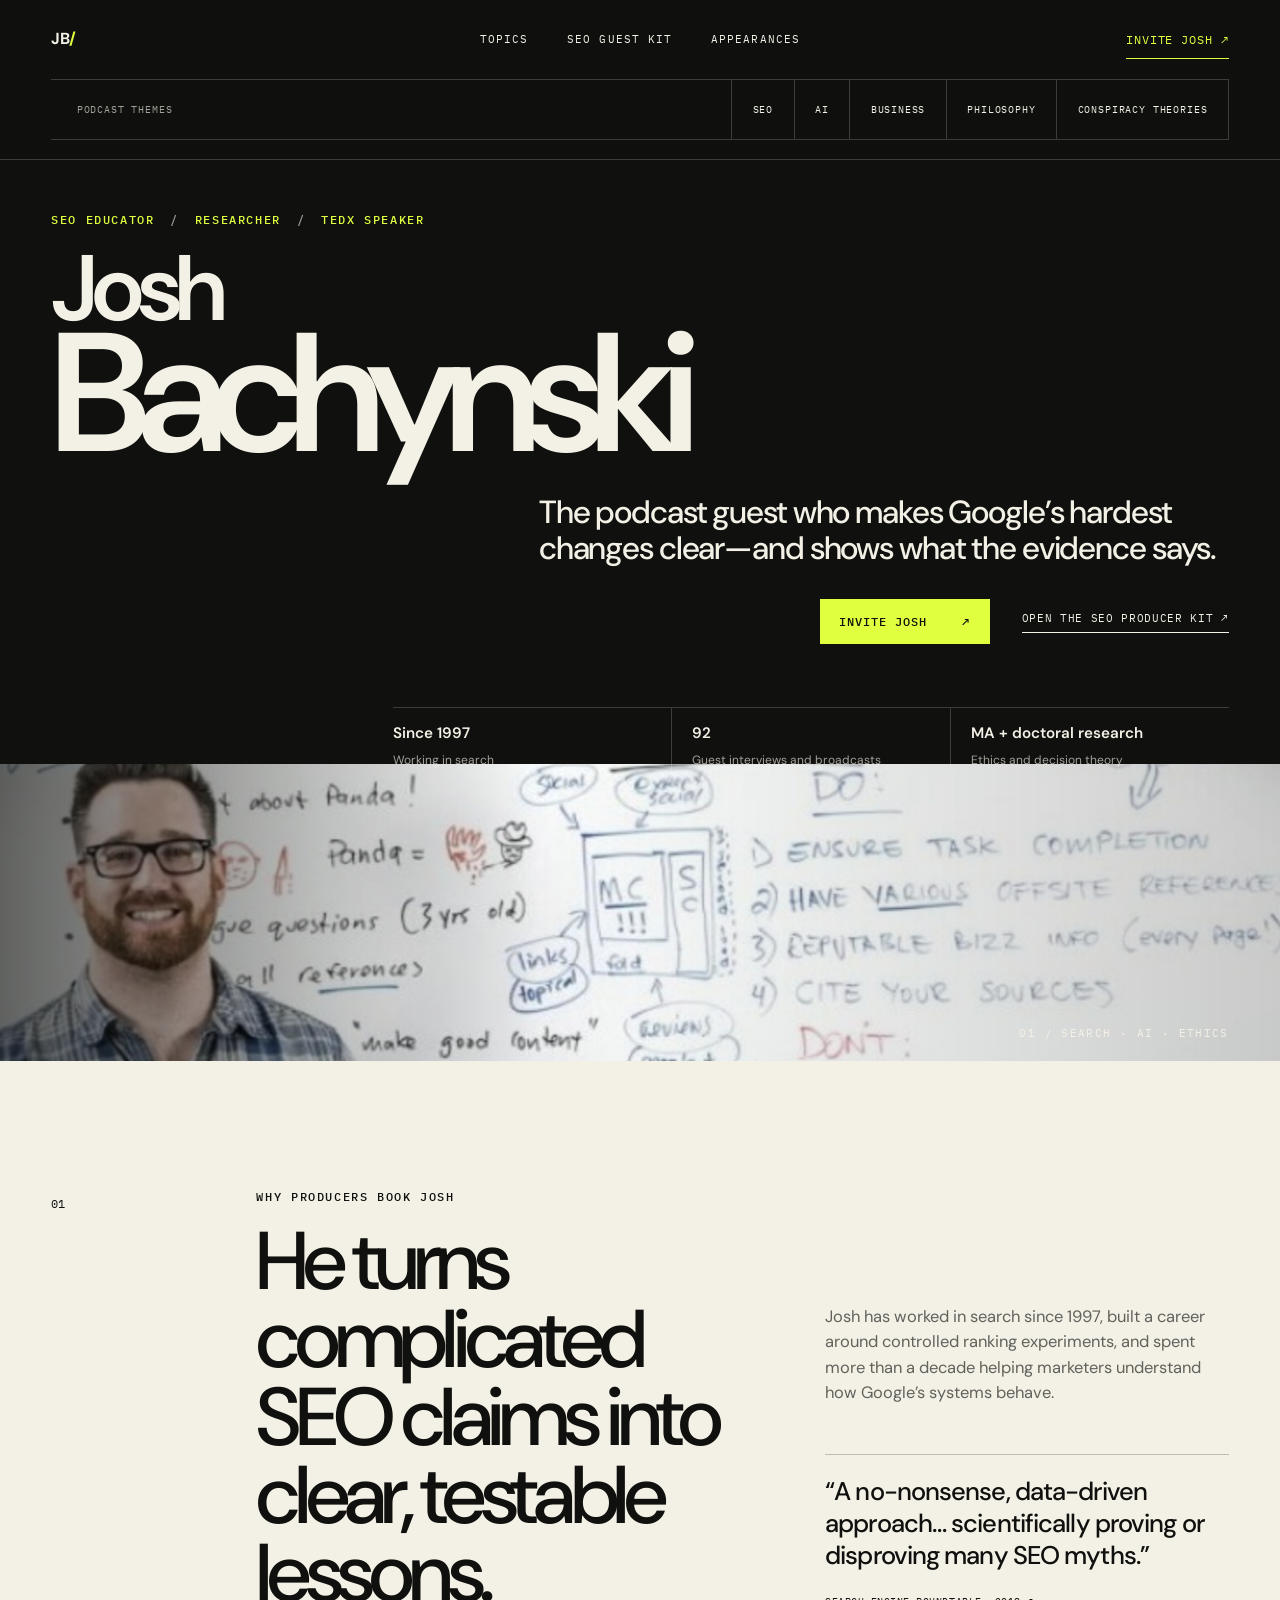
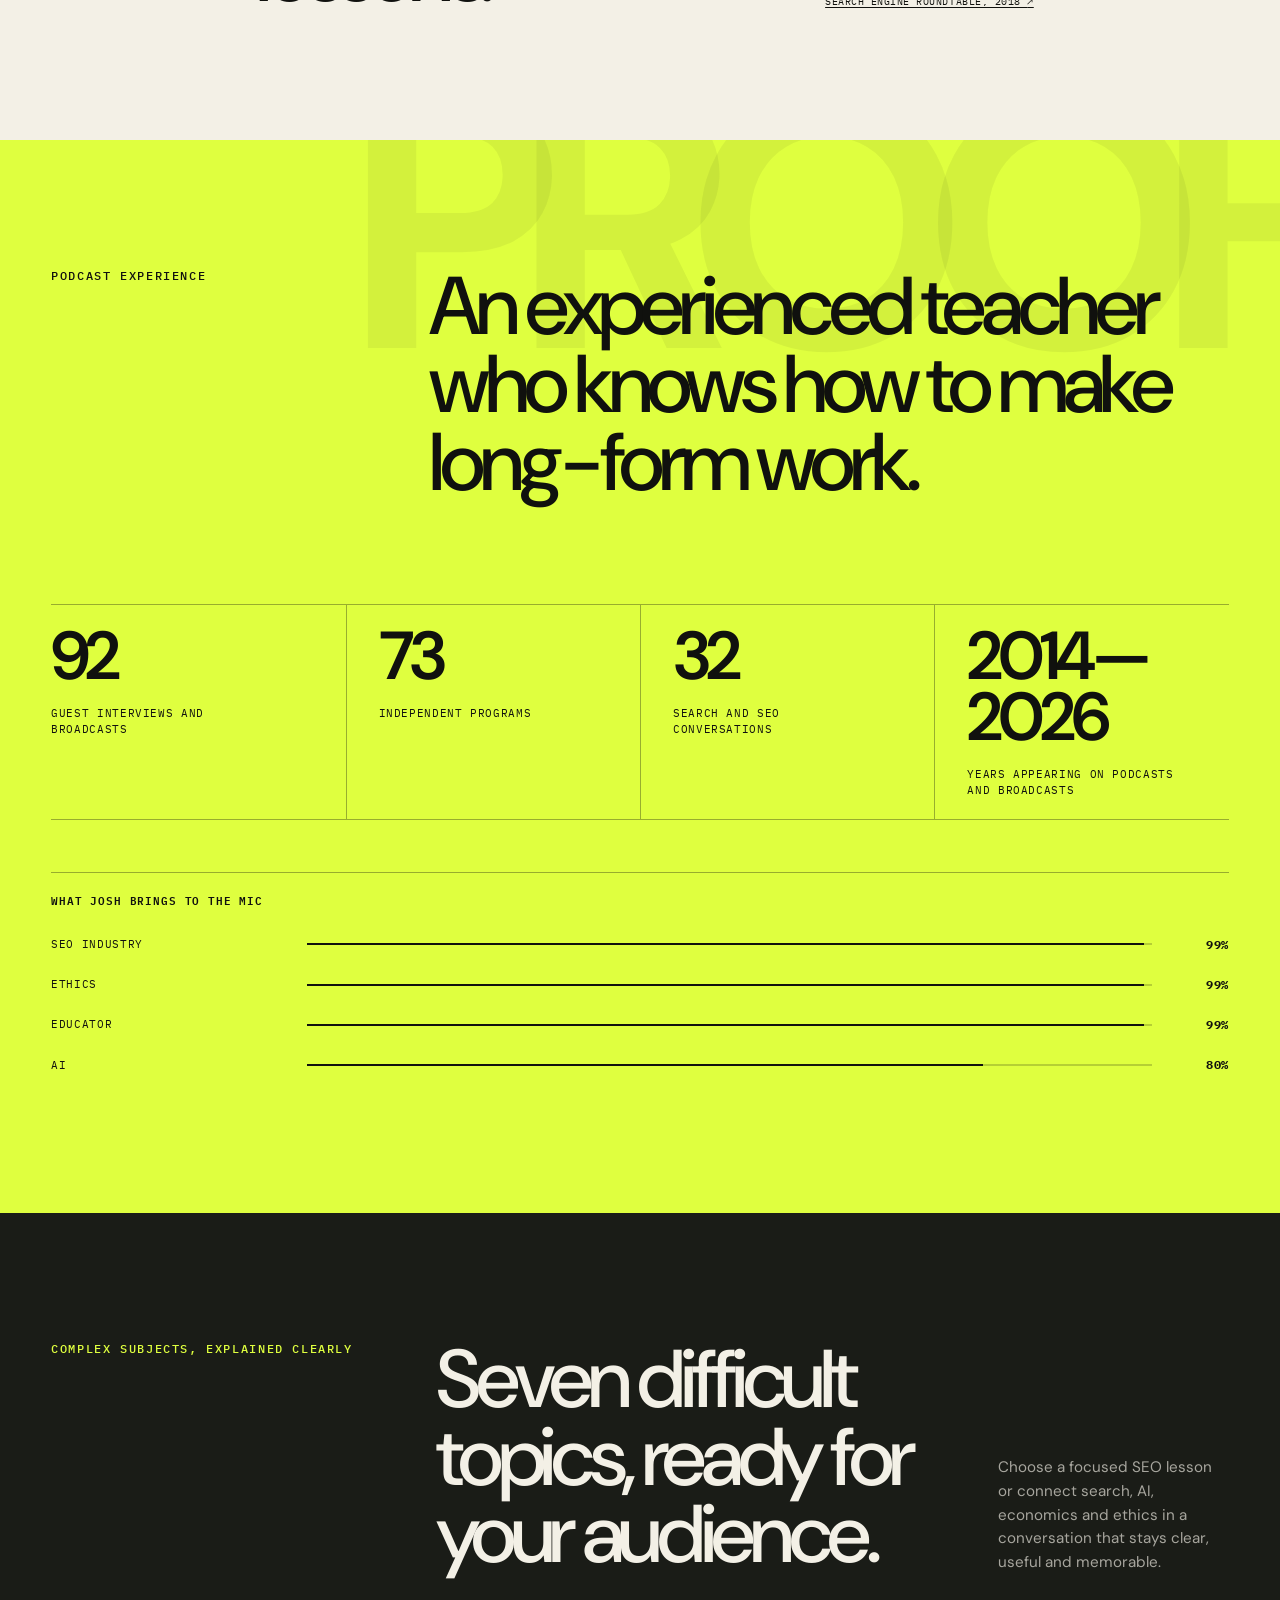
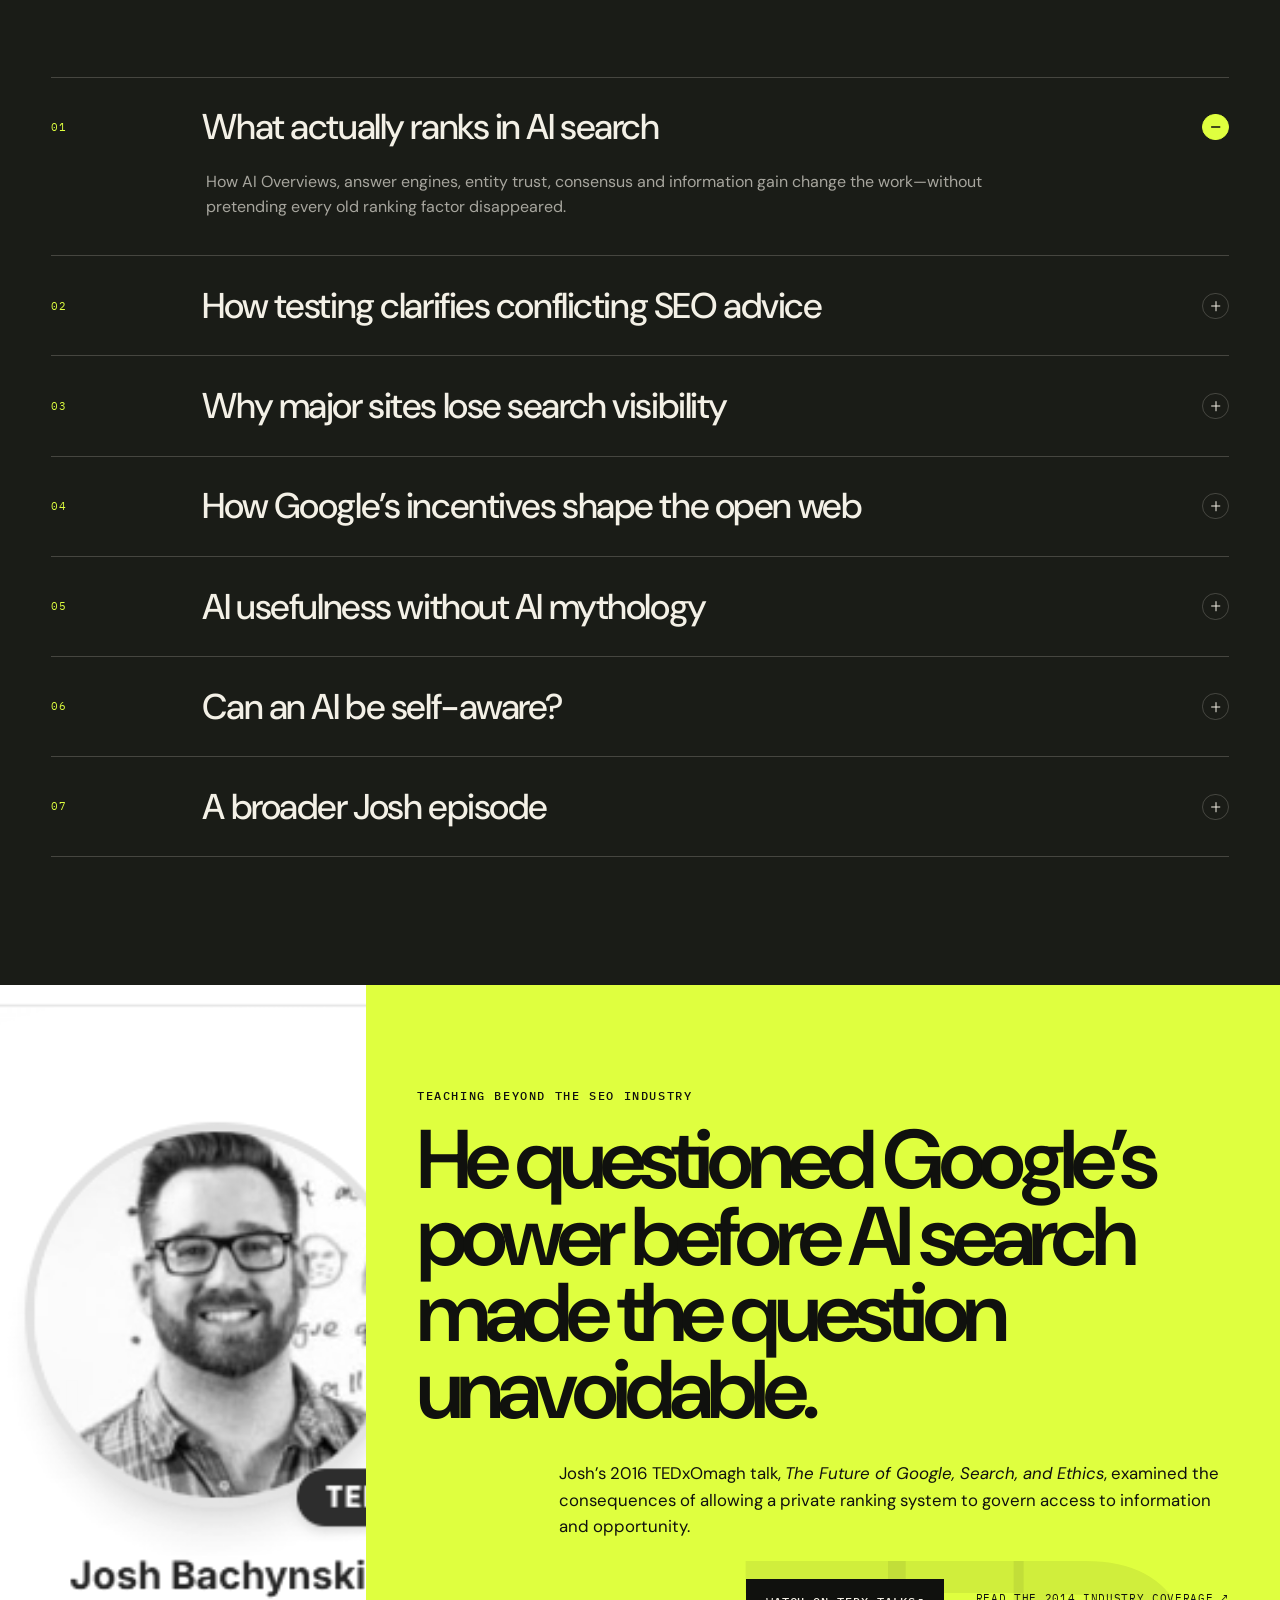
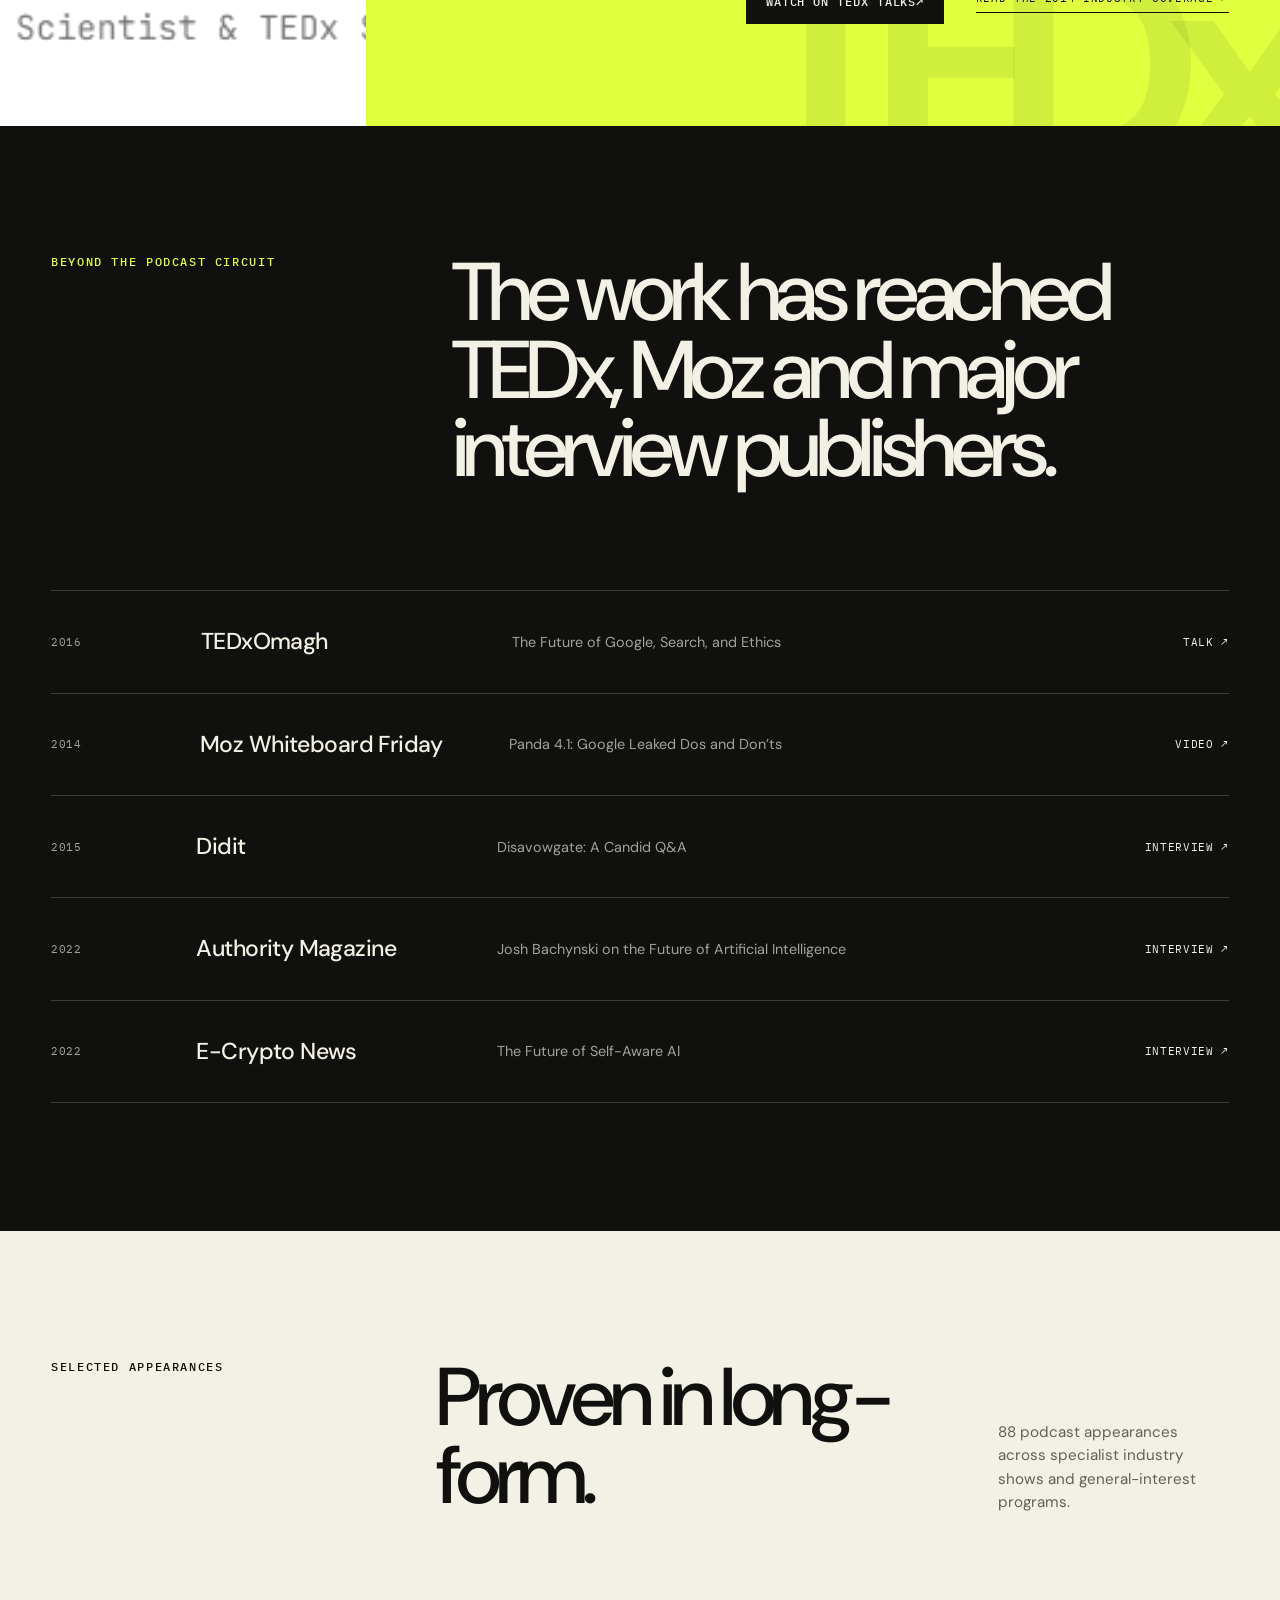
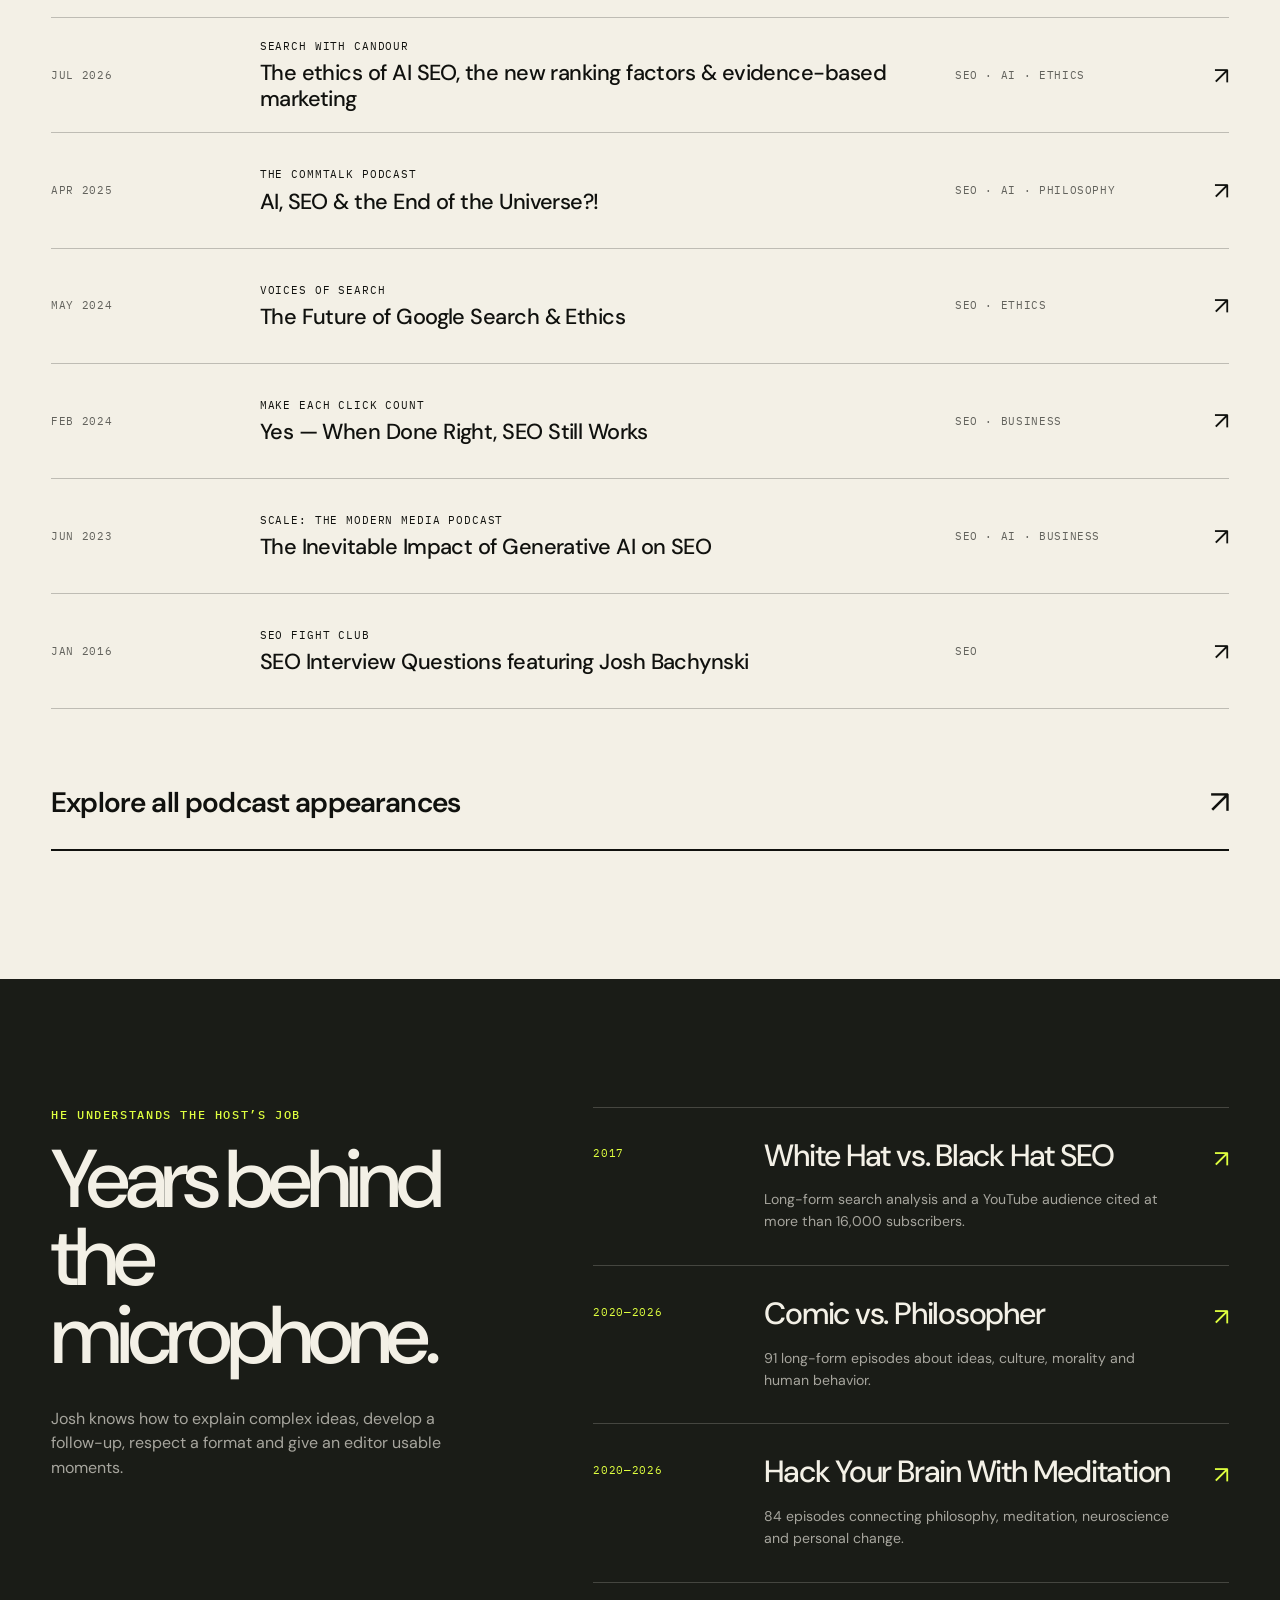
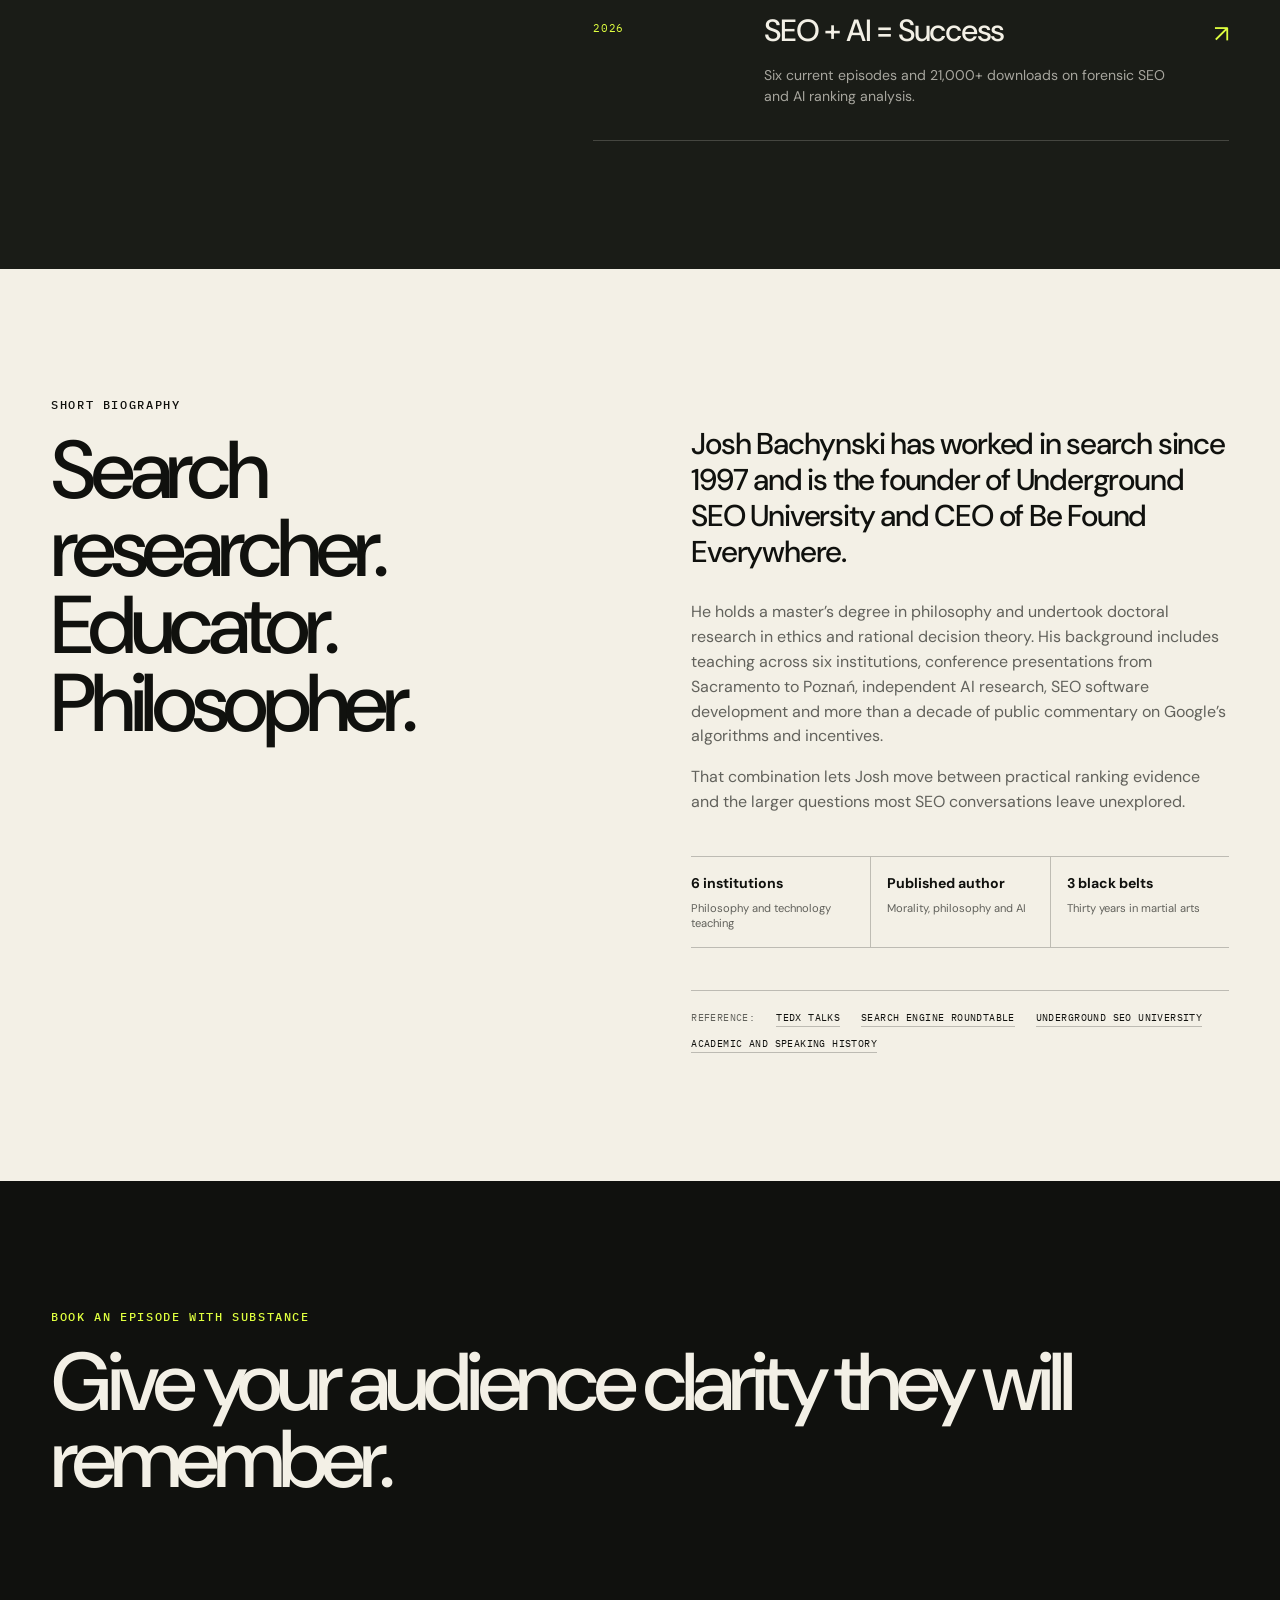
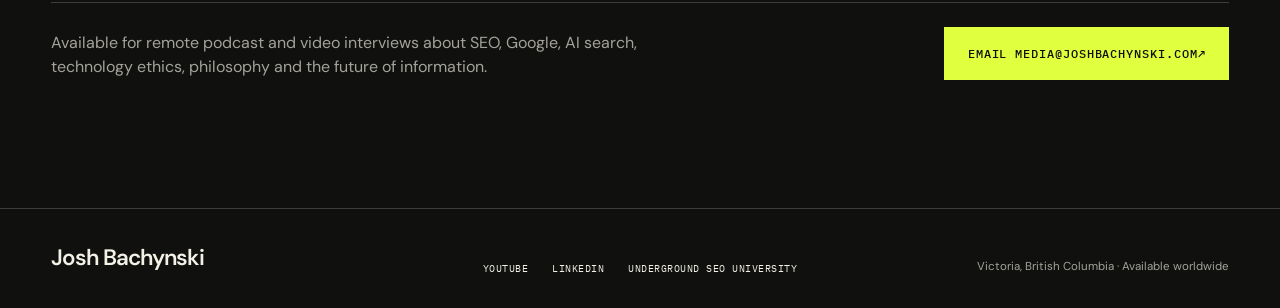
<file: index.html>
<!doctype html>
<html lang="en">
<head>
  <meta charset="utf-8">
  <meta name="viewport" content="width=device-width, initial-scale=1">
  <title>Josh Bachynski — SEO Researcher, TEDx Speaker & Podcast Guest</title>
  <meta name="description" content="Book Josh Bachynski for an evidence-led conversation about Google, SEO, AI search, algorithm testing and technology ethics. Explore 90+ podcast appearances.">
  <link rel="canonical" href="https://joshbachynski.com/">
  <meta name="theme-color" content="#10110e">
  <meta property="og:type" content="profile">
  <meta property="og:title" content="Josh Bachynski — SEO Researcher & Podcast Guest">
  <meta property="og:description" content="Nearly three decades in search. TEDx speaker. SEO educator. A clear, engaging guide to the hardest questions in search and AI.">
  <meta property="og:url" content="https://joshbachynski.com/">
  <meta property="og:image" content="https://joshbachynski.com/assets/og.png">
  <meta name="twitter:card" content="summary_large_image">
  <meta name="twitter:image" content="https://joshbachynski.com/assets/og.png">
  <link rel="icon" href="assets/favicon.svg" type="image/svg+xml">
  <link rel="preconnect" href="https://fonts.googleapis.com">
  <link rel="preconnect" href="https://fonts.gstatic.com" crossorigin>
  <link href="https://fonts.googleapis.com/css2?family=DM+Sans:opsz,wght@9..40,400;9..40,500;9..40,600;9..40,700&family=IBM+Plex+Mono:wght@400;500&display=swap" rel="stylesheet">
  <link rel="stylesheet" href="assets/styles.css?v=20260802-5">
  <script type="application/ld+json">
  {
    "@context": "https://schema.org",
    "@type": "Person",
    "name": "Josh Bachynski",
    "url": "https://joshbachynski.com/",
    "image": "https://joshbachynski.com/assets/josh-bachynski.png",
    "jobTitle": "SEO Researcher, Educator and Speaker",
    "description": "SEO researcher, TEDx speaker, educator and podcast guest covering search algorithms, AI, philosophy and technology ethics.",
    "knowsAbout": ["Search engine optimization", "Google Search", "AI search", "Search algorithms", "Artificial intelligence", "Technology ethics", "Philosophy"],
    "sameAs": [
      "https://www.youtube.com/jbachyns",
      "https://www.linkedin.com/in/josh-bachynski/",
      "https://underground-seo-university.com/",
      "https://themoralconcept.net/",
      "https://www.youtube.com/watch?v=9GpXtJcmVbM"
    ]
  }
  </script>
</head>
<body>
  <a class="skip-link" href="#main">Skip to content</a>

  <header class="site-header" data-header>
    <a class="wordmark" href="index.html" aria-label="Josh Bachynski home">JB<span>/</span></a>
    <nav class="primary-nav" aria-label="Primary navigation">
      <a href="#topics">Topics</a>
      <a href="seo-podcast-guest.html">SEO guest kit</a>
      <a href="appearances.html">Appearances</a>
    </nav>
    <a class="header-cta" href="mailto:media@joshbachynski.com?subject=Podcast%20invitation%20for%20Josh%20Bachynski">Invite Josh <span aria-hidden="true">↗</span></a>
    <nav class="header-theme-nav" aria-label="Podcast themes">
      <span class="header-theme-label">Podcast themes</span>
      <a href="appearances.html#seo">SEO</a>
      <a href="appearances.html#ai">AI</a>
      <a href="appearances.html#business">Business</a>
      <a href="appearances.html#philosophy">Philosophy</a>
      <a href="appearances.html#conspiracy-theories">Conspiracy theories</a>
    </nav>
  </header>

  <main id="main">
    <section class="hero" aria-labelledby="hero-title">
      <div class="hero-copy">
        <p class="eyebrow hero-kicker">SEO educator <span>/</span> researcher <span>/</span> TEDx speaker</p>
        <h1 id="hero-title"><span>Josh</span> Bachynski</h1>
        <p class="hero-deck">The podcast guest who makes Google’s hardest changes clear—and shows what the evidence says.</p>
        <div class="hero-actions">
          <a class="button button-accent" href="mailto:media@joshbachynski.com?subject=Podcast%20invitation%20for%20Josh%20Bachynski">Invite Josh <span aria-hidden="true">↗</span></a>
          <a class="text-link" href="seo-podcast-guest.html">Open the SEO producer kit <span aria-hidden="true">↗</span></a>
        </div>
      </div>

      <div class="hero-proof" aria-label="Selected credentials">
        <div><strong>Since 1997</strong><span>Working in search</span></div>
        <div><strong data-all-appearance-count data-separate-count="4">92</strong><span>Guest interviews and broadcasts</span></div>
        <div><strong>MA + doctoral research</strong><span>Ethics and decision theory</span></div>
      </div>

      <figure class="hero-portrait" aria-label="Josh Bachynski in front of an SEO research whiteboard">
        <img src="assets/josh-bachynski.png" alt="Josh Bachynski smiling in front of an SEO research whiteboard" width="757" height="189">
      </figure>
      <div class="hero-index" aria-hidden="true">01 / SEARCH · AI · ETHICS</div>
    </section>

    <section class="opening-statement section-light reveal" id="proof" aria-labelledby="opening-title">
      <div class="section-number">01</div>
      <div class="statement-main">
        <p class="eyebrow">Why producers book Josh</p>
        <h2 id="opening-title">He turns complicated SEO claims into clear, testable lessons.</h2>
      </div>
      <div class="statement-detail">
        <p>Josh has worked in search since 1997, built a career around controlled ranking experiments, and spent more than a decade helping marketers understand how Google’s systems behave.</p>
        <blockquote>
          <p>“A no-nonsense, data-driven approach… scientifically proving or disproving many SEO myths.”</p>
          <cite><a href="https://www.seroundtable.com/josh-bachynski-25801.html" target="_blank" rel="noopener">Search Engine Roundtable, 2018 <span aria-hidden="true">↗</span></a></cite>
        </blockquote>
      </div>
    </section>

    <section class="record-section" id="record" aria-labelledby="record-title">
      <div class="record-heading reveal">
        <p class="eyebrow">Podcast experience</p>
        <h2 id="record-title">An experienced teacher who knows how to make long-form work.</h2>
      </div>
      <div class="record-ledger reveal" aria-label="Josh Bachynski's podcast experience">
        <div class="record-stat record-stat-primary">
          <strong data-all-appearance-count data-separate-count="4">92</strong>
          <span>Guest interviews and broadcasts</span>
        </div>
        <div class="record-stat">
          <strong data-show-count>74</strong>
          <span>Independent programs</span>
        </div>
        <div class="record-stat">
          <strong data-topic-count="seo">32</strong>
          <span>Search and SEO conversations</span>
        </div>
        <div class="record-stat">
          <strong>2014—2026</strong>
          <span>Years appearing on podcasts and broadcasts</span>
        </div>
      </div>
      <div class="conversation-profile reveal" aria-label="What Josh brings to a podcast conversation">
        <p class="conversation-profile-title">What Josh brings to the mic</p>
        <div>
          <span>SEO industry</span>
          <span class="profile-line"><i style="--profile-width: 99%"></i></span>
          <strong>99%</strong>
        </div>
        <div>
          <span>Ethics</span>
          <span class="profile-line"><i style="--profile-width: 99%"></i></span>
          <strong>99%</strong>
        </div>
        <div>
          <span>Educator</span>
          <span class="profile-line"><i style="--profile-width: 99%"></i></span>
          <strong>99%</strong>
        </div>
        <div>
          <span>AI</span>
          <span class="profile-line"><i style="--profile-width: 80%"></i></span>
          <strong>80%</strong>
        </div>
      </div>
    </section>

    <section class="topic-section" id="topics" aria-labelledby="topics-title">
      <div class="section-heading reveal">
        <p class="eyebrow">Complex subjects, explained clearly</p>
        <h2 id="topics-title">Seven difficult topics, ready for your audience.</h2>
        <p>Choose a focused SEO lesson or connect search, AI, economics and ethics in a conversation that stays clear, useful and memorable.</p>
      </div>

      <div class="topic-list">
        <details class="topic-row reveal" open>
          <summary><span class="topic-number">01</span><span class="topic-name">What actually ranks in AI search</span><span class="topic-toggle" aria-hidden="true"></span></summary>
          <div class="topic-answer"><p>How AI Overviews, answer engines, entity trust, consensus and information gain change the work—without pretending every old ranking factor disappeared.</p></div>
        </details>
        <details class="topic-row reveal">
          <summary><span class="topic-number">02</span><span class="topic-name">How testing clarifies conflicting SEO advice</span><span class="topic-toggle" aria-hidden="true"></span></summary>
          <div class="topic-answer"><p>What isolated ranking tests reveal, why SEO folklore survives, and how marketers can distinguish correlation, policy statements and observable results.</p></div>
        </details>
        <details class="topic-row reveal">
          <summary><span class="topic-number">03</span><span class="topic-name">Why major sites lose search visibility</span><span class="topic-toggle" aria-hidden="true"></span></summary>
          <div class="topic-answer"><p>A forensic discussion of intent mismatch, over-optimization, site-wide quality signals, technical duplication and the false security of brand authority.</p></div>
        </details>
        <details class="topic-row reveal">
          <summary><span class="topic-number">04</span><span class="topic-name">How Google’s incentives shape the open web</span><span class="topic-toggle" aria-hidden="true"></span></summary>
          <div class="topic-answer"><p>The issue Josh took to TEDx: what happens when one private company mediates discovery, commerce and public knowledge at global scale.</p></div>
        </details>
        <details class="topic-row reveal">
          <summary><span class="topic-number">05</span><span class="topic-name">AI usefulness without AI mythology</span><span class="topic-toggle" aria-hidden="true"></span></summary>
          <div class="topic-answer"><p>Where current systems produce genuine leverage, where confident language hides weak reasoning, and what businesses should understand about agents and automation.</p></div>
        </details>
        <details class="topic-row reveal">
          <summary><span class="topic-number">06</span><span class="topic-name">Can an AI be self-aware?</span><span class="topic-toggle" aria-hidden="true"></span></summary>
          <div class="topic-answer"><p>A philosopher’s explanation of measurable self-awareness, the Bachynski Test, Kassandra, AI alignment and the assumptions people bring to questions about machine minds.</p></div>
        </details>
        <details class="topic-row reveal">
          <summary><span class="topic-number">07</span><span class="topic-name">A broader Josh episode</span><span class="topic-toggle" aria-hidden="true"></span></summary>
          <div class="topic-answer"><p>Philosophy, meditation, neurodivergence, martial arts, creativity, information warfare and the future of work—supported by years of long-form hosting experience.</p></div>
        </details>
      </div>
    </section>

    <section class="tedx-section reveal" aria-labelledby="tedx-title">
      <div class="tedx-image">
        <img src="assets/josh-tedx.png" alt="Josh Bachynski, SEO scientist and TEDx speaker" width="273" height="308" loading="lazy">
      </div>
      <div class="tedx-copy">
        <p class="eyebrow">Teaching beyond the SEO industry</p>
        <h2 id="tedx-title">He questioned Google’s power before AI search made the question unavoidable.</h2>
        <p>Josh’s 2016 TEDxOmagh talk, <em>The Future of Google, Search, and Ethics</em>, examined the consequences of allowing a private ranking system to govern access to information and opportunity.</p>
        <div class="tedx-links">
          <a class="button button-dark" href="https://www.youtube.com/watch?v=9GpXtJcmVbM" target="_blank" rel="noopener">Watch on TEDx Talks <span aria-hidden="true">↗</span></a>
          <a class="text-link text-link-dark" href="https://www.seroundtable.com/google-ethics-penalty-18489.html" target="_blank" rel="noopener">Read the 2014 industry coverage <span aria-hidden="true">↗</span></a>
        </div>
      </div>
      <div class="tedx-mark" aria-hidden="true">TEDx</div>
    </section>

    <section class="publisher-section" aria-labelledby="publisher-title">
      <div class="publisher-heading reveal">
        <p class="eyebrow">Beyond the podcast circuit</p>
        <h2 id="publisher-title">The work has reached TEDx, Moz and major interview publishers.</h2>
      </div>
      <div class="publisher-list">
        <a class="publisher-row reveal" href="https://www.youtube.com/watch?v=9GpXtJcmVbM" target="_blank" rel="noopener">
          <span class="publisher-year">2016</span>
          <strong>TEDxOmagh</strong>
          <span>The Future of Google, Search, and Ethics</span>
          <em>Talk ↗</em>
        </a>
        <a class="publisher-row reveal" href="https://www.linkedin.com/pulse/20141205203033-2993724-new-whiteboard-friday-video-from-moz" target="_blank" rel="noopener">
          <span class="publisher-year">2014</span>
          <strong>Moz Whiteboard Friday</strong>
          <span>Panda 4.1: Google Leaked Dos and Don’ts</span>
          <em>Video ↗</em>
        </a>
        <a class="publisher-row reveal" href="https://didit.com/blog/disavowgate-a-candid-qa-with-josh-bachynski" target="_blank" rel="noopener">
          <span class="publisher-year">2015</span>
          <strong>Didit</strong>
          <span>Disavowgate: A Candid Q&amp;A</span>
          <em>Interview ↗</em>
        </a>
        <a class="publisher-row reveal" href="https://medium.com/authority-magazine/josh-bachynski-on-the-future-of-artificial-intelligence-fce06714cd75" target="_blank" rel="noopener">
          <span class="publisher-year">2022</span>
          <strong>Authority Magazine</strong>
          <span>Josh Bachynski on the Future of Artificial Intelligence</span>
          <em>Interview ↗</em>
        </a>
        <a class="publisher-row reveal" href="https://e-cryptonews.com/josh-bachynski-talks-about-self-aware-ai/" target="_blank" rel="noopener">
          <span class="publisher-year">2022</span>
          <strong>E-Crypto News</strong>
          <span>The Future of Self-Aware AI</span>
          <em>Interview ↗</em>
        </a>
      </div>
    </section>

    <section class="appearance-preview" aria-labelledby="appearances-title">
      <div class="section-heading section-heading-light reveal">
        <p class="eyebrow">Selected appearances</p>
        <h2 id="appearances-title">Proven in long-form.</h2>
        <p><span data-appearance-count>91</span> podcast appearances across specialist industry shows and general-interest programs.</p>
      </div>

      <div class="featured-appearances" data-featured-appearances></div>

      <div class="archive-link reveal">
        <a href="appearances.html"><span>Explore all podcast appearances</span><strong aria-hidden="true">↗</strong></a>
      </div>
    </section>

    <section class="hosted-section" aria-labelledby="hosted-title">
      <div class="hosted-intro reveal">
        <p class="eyebrow">He understands the host’s job</p>
        <h2 id="hosted-title">Years behind the microphone.</h2>
        <p>Josh knows how to explain complex ideas, develop a follow-up, respect a format and give an editor usable moments.</p>
      </div>
      <div class="hosted-shows">
        <a class="hosted-show reveal" href="https://www.ivoox.com/podcast-white-hat-vs-black-hat_sq_f1374394_1.html" target="_blank" rel="noopener">
          <span class="hosted-year">2017</span>
          <h3>White Hat vs. Black Hat SEO</h3>
          <p>Long-form search analysis and a YouTube audience cited at more than 16,000 subscribers.</p>
          <span class="hosted-arrow" aria-hidden="true">↗</span>
        </a>
        <a class="hosted-show reveal" href="https://www.buzzsprout.com/1133519/about" target="_blank" rel="noopener">
          <span class="hosted-year">2020—2026</span>
          <h3>Comic vs. Philosopher</h3>
          <p>91 long-form episodes about ideas, culture, morality and human behavior.</p>
          <span class="hosted-arrow" aria-hidden="true">↗</span>
        </a>
        <a class="hosted-show reveal" href="https://podcasts.apple.com/us/podcast/hack-your-brain-with-meditation/id1519054954" target="_blank" rel="noopener">
          <span class="hosted-year">2020—2026</span>
          <h3>Hack Your Brain With Meditation</h3>
          <p>84 episodes connecting philosophy, meditation, neuroscience and personal change.</p>
          <span class="hosted-arrow" aria-hidden="true">↗</span>
        </a>
        <a class="hosted-show reveal" href="https://seoandaisuccess.podbean.com/" target="_blank" rel="noopener">
          <span class="hosted-year">2026</span>
          <h3>SEO + AI = Success</h3>
          <p>Six current episodes and 21,000+ downloads on forensic SEO and AI ranking analysis.</p>
          <span class="hosted-arrow" aria-hidden="true">↗</span>
        </a>
      </div>
    </section>

    <section class="bio-section" aria-labelledby="bio-title">
      <div class="bio-title reveal">
        <p class="eyebrow">Short biography</p>
        <h2 id="bio-title">Search researcher. Educator. Philosopher.</h2>
      </div>
      <div class="bio-copy reveal">
        <p class="bio-lead">Josh Bachynski has worked in search since 1997 and is the founder of Underground SEO University and CEO of Be Found Everywhere.</p>
        <p>He holds a master’s degree in philosophy and undertook doctoral research in ethics and rational decision theory. His background includes teaching across six institutions, conference presentations from Sacramento to Poznań, independent AI research, SEO software development and more than a decade of public commentary on Google’s algorithms and incentives.</p>
        <p>That combination lets Josh move between practical ranking evidence and the larger questions most SEO conversations leave unexplored.</p>
        <div class="beyond-search" aria-label="Experience beyond SEO">
          <div><strong>6 institutions</strong><span>Philosophy and technology teaching</span></div>
          <div><strong>Published author</strong><span>Morality, philosophy and AI</span></div>
          <div><strong>3 black belts</strong><span>Thirty years in martial arts</span></div>
        </div>
        <div class="bio-sources">
          <span>Reference:</span>
          <a href="https://www.youtube.com/watch?v=9GpXtJcmVbM" target="_blank" rel="noopener">TEDx Talks</a>
          <a href="https://www.seroundtable.com/josh-bachynski-25801.html" target="_blank" rel="noopener">Search Engine Roundtable</a>
          <a href="https://underground-seo-university.com/" target="_blank" rel="noopener">Underground SEO University</a>
          <a href="https://themoralconcept.net/courses/freephilosophycourseinstructor.php" target="_blank" rel="noopener">Academic and speaking history</a>
        </div>
      </div>
    </section>

    <section class="booking-section" aria-labelledby="booking-title">
      <p class="eyebrow reveal">Book an episode with substance</p>
      <h2 id="booking-title" class="reveal">Give your audience clarity they will remember.</h2>
      <div class="booking-bottom reveal">
        <p>Available for remote podcast and video interviews about SEO, Google, AI search, technology ethics, philosophy and the future of information.</p>
        <a class="button button-accent button-large" href="mailto:media@joshbachynski.com?subject=Podcast%20invitation%20for%20Josh%20Bachynski">Email media@joshbachynski.com <span aria-hidden="true">↗</span></a>
      </div>
    </section>
  </main>

  <footer class="site-footer">
    <div class="footer-name">Josh Bachynski</div>
    <div class="footer-links">
      <a href="https://www.youtube.com/jbachyns" target="_blank" rel="noopener">YouTube</a>
      <a href="https://www.linkedin.com/in/josh-bachynski/" target="_blank" rel="noopener">LinkedIn</a>
      <a href="https://underground-seo-university.com/" target="_blank" rel="noopener">Underground SEO University</a>
    </div>
    <div class="footer-note">Victoria, British Columbia · Available worldwide</div>
  </footer>

  <script src="assets/appearances.js?v=20260802-4"></script>
  <script src="assets/site.js?v=20260802-6"></script>
</body>
</html>
</file>
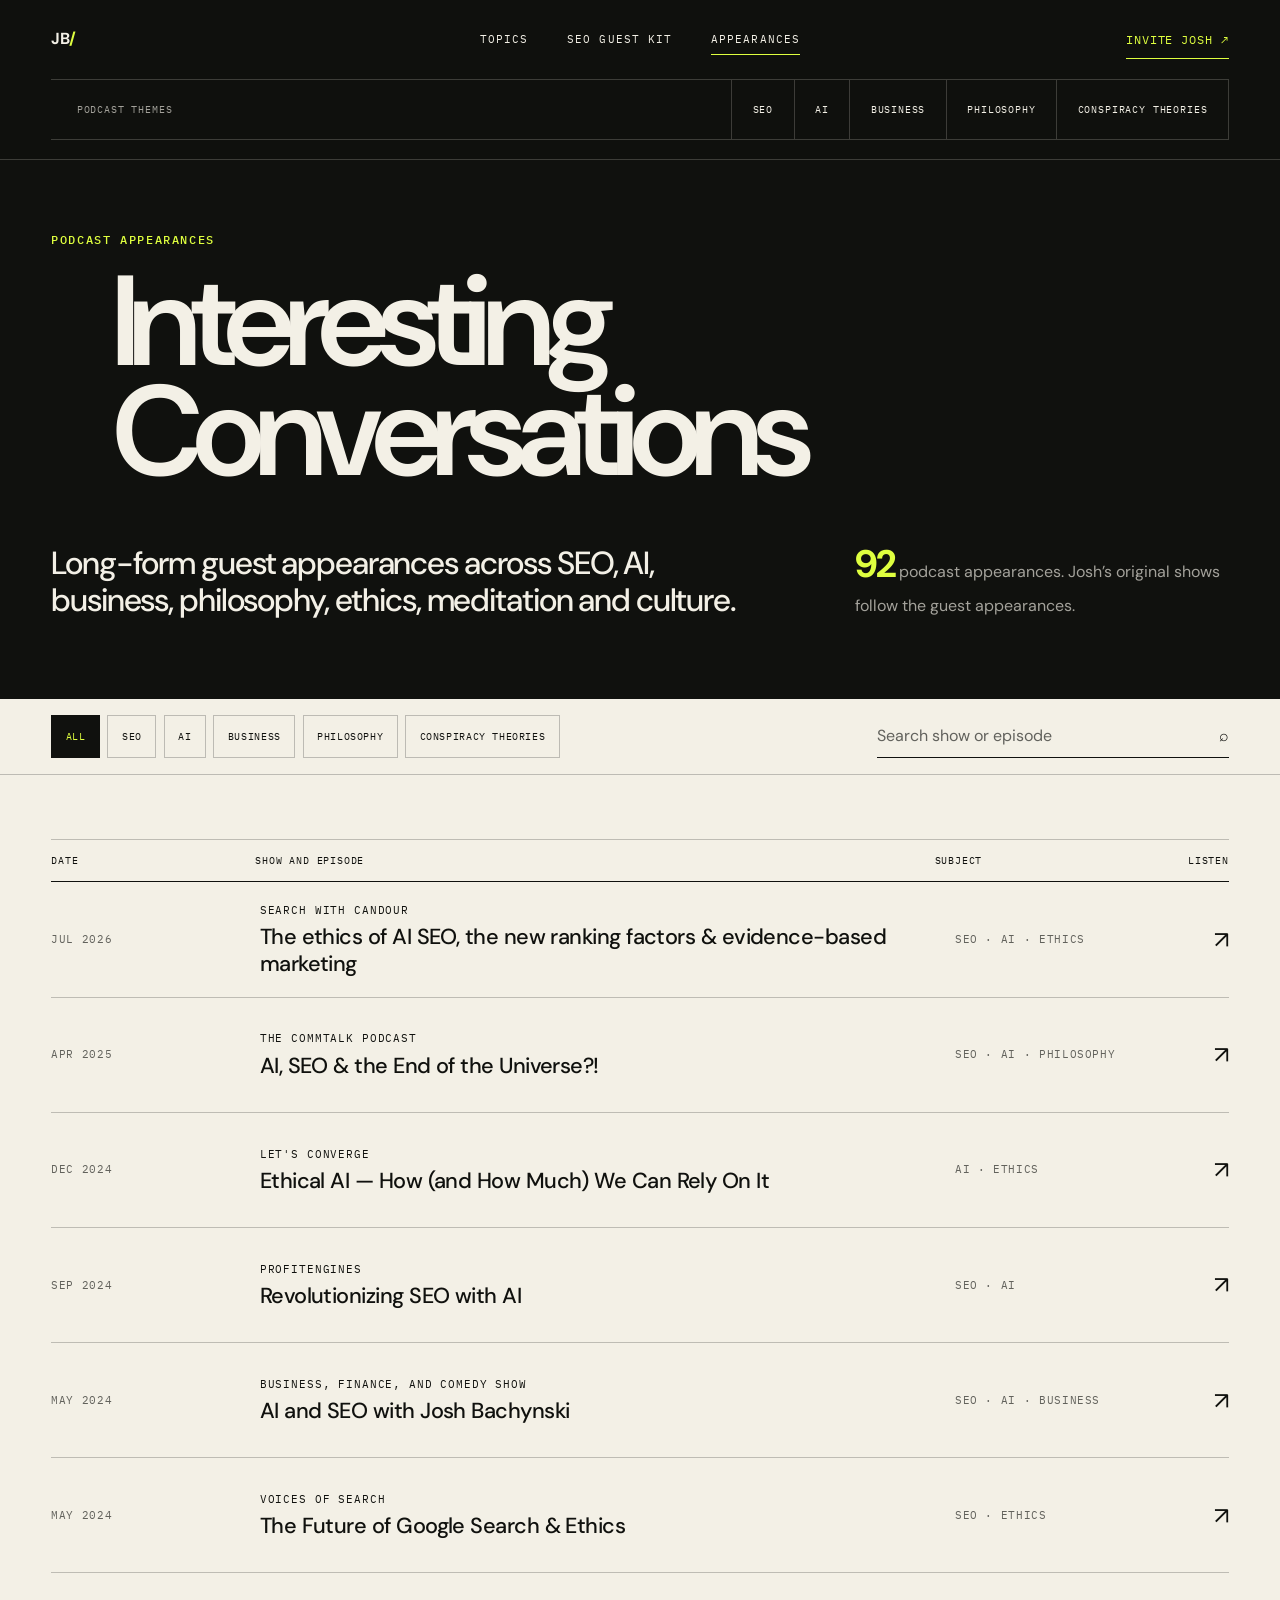
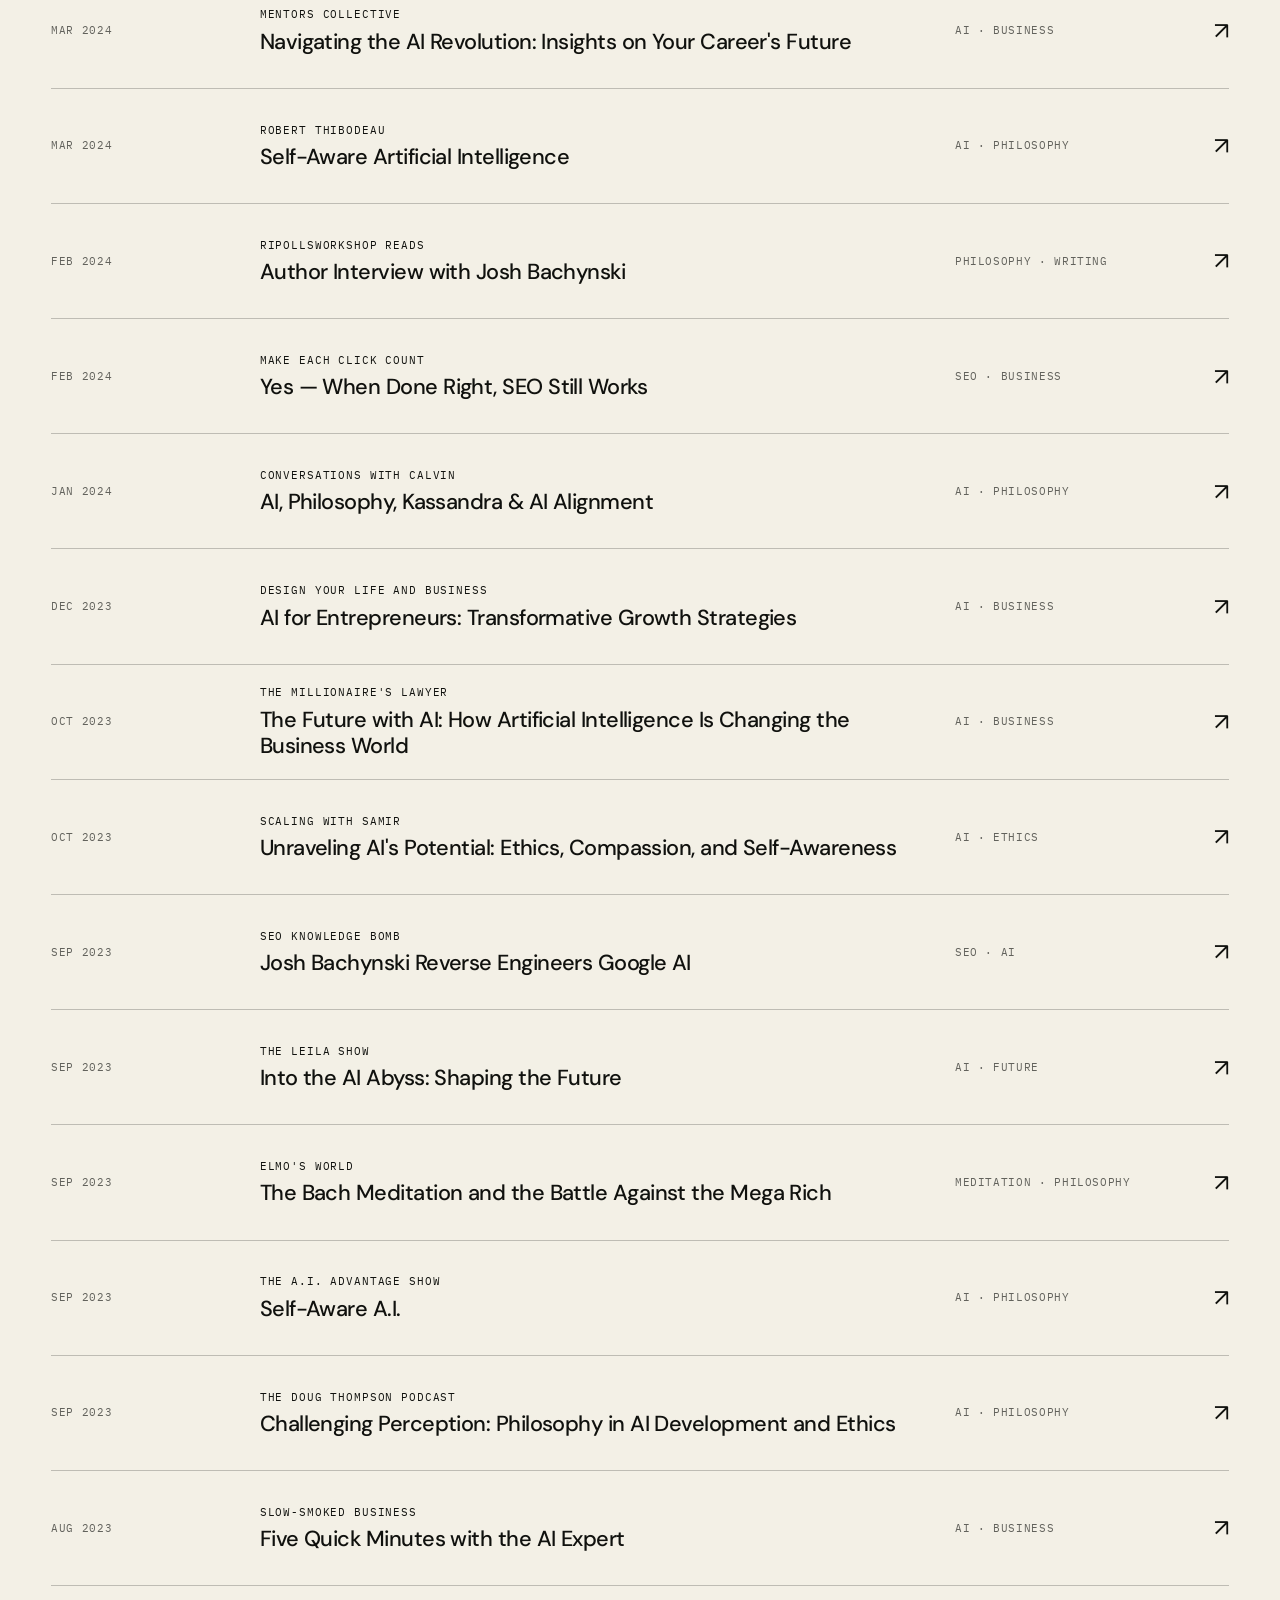
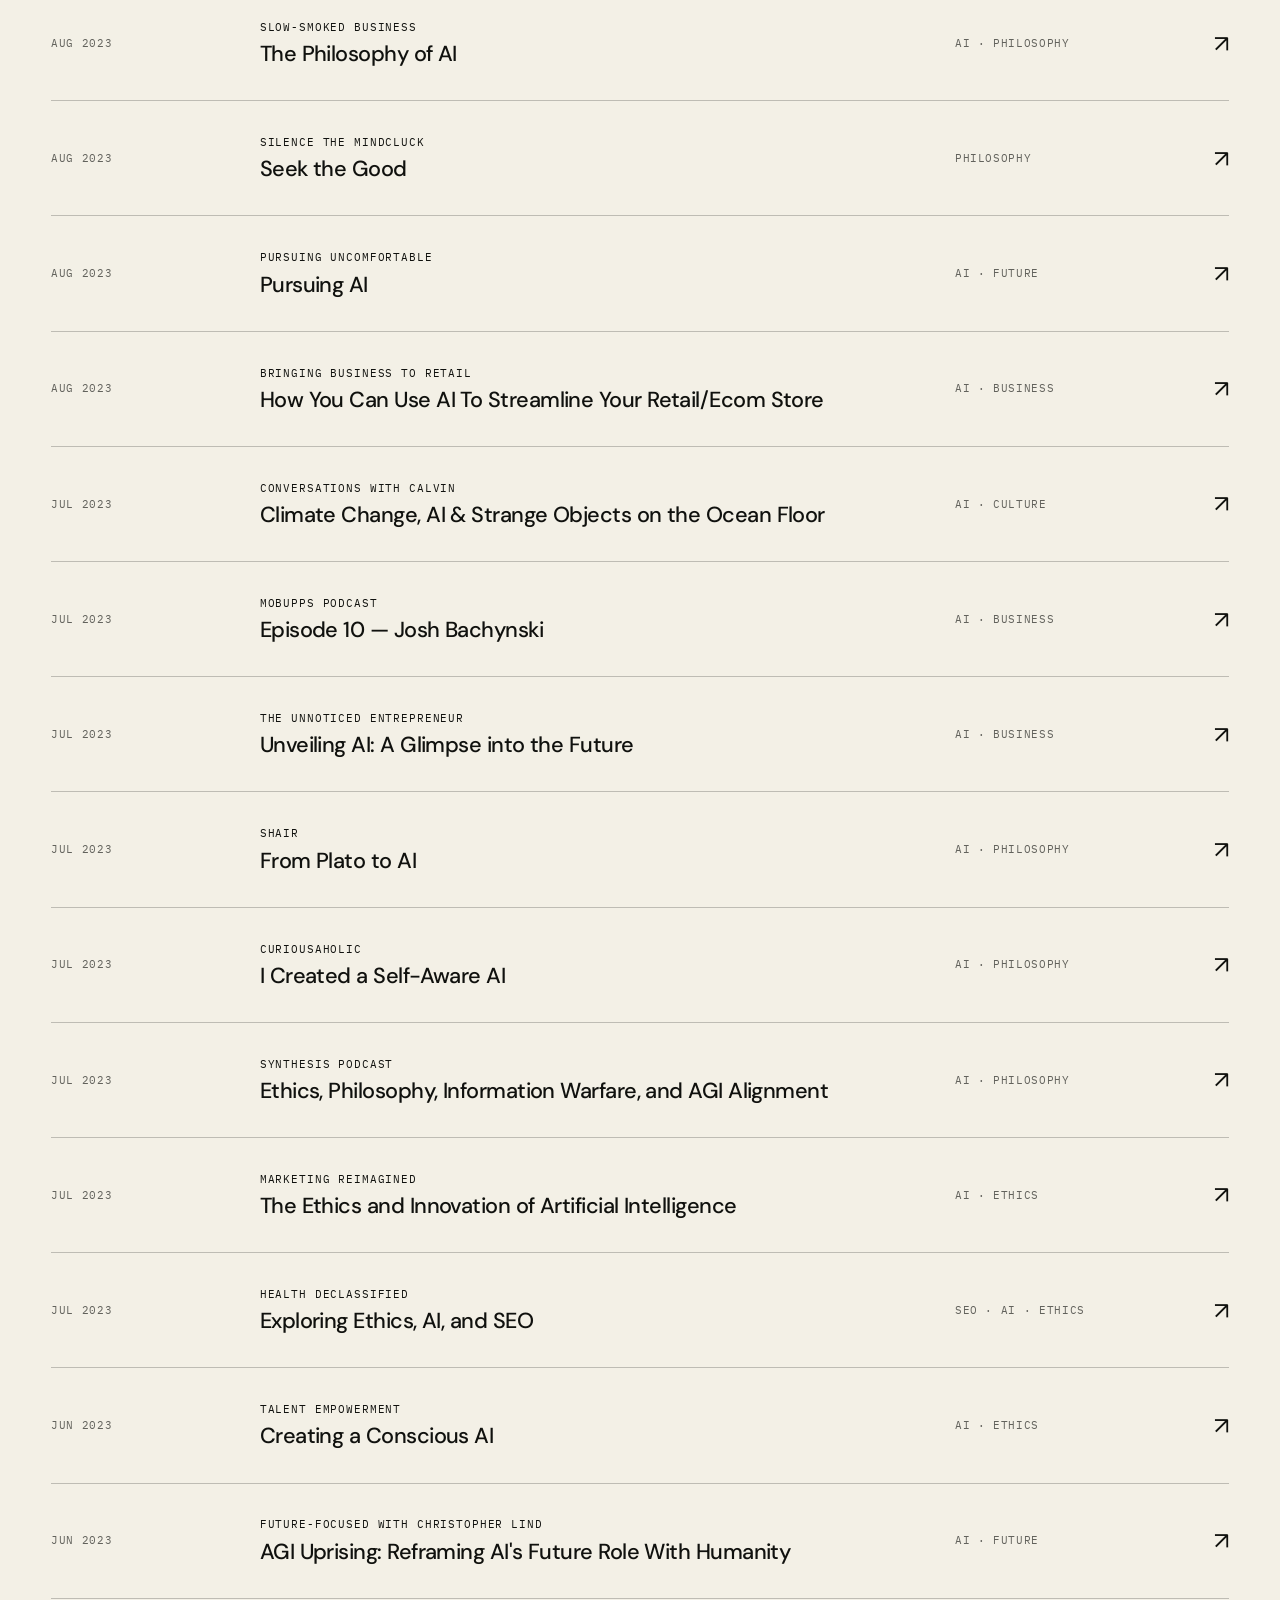
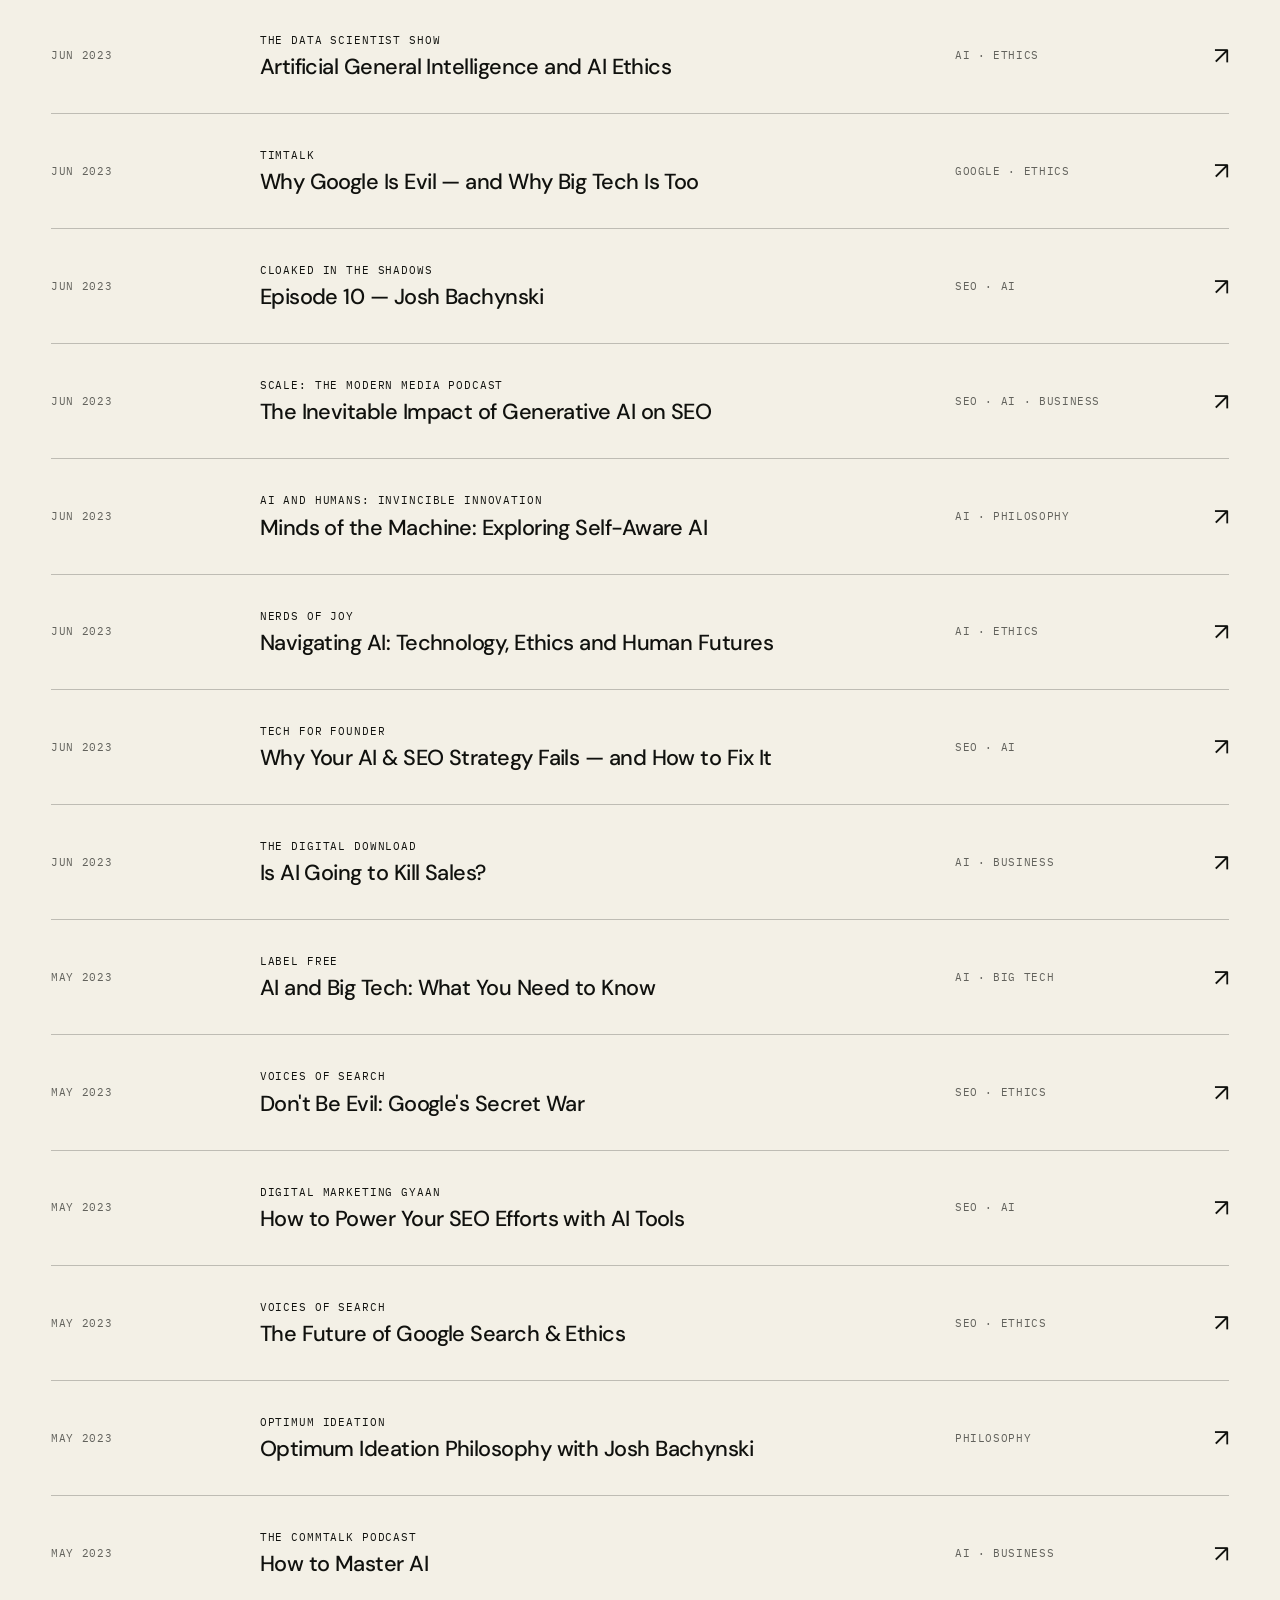
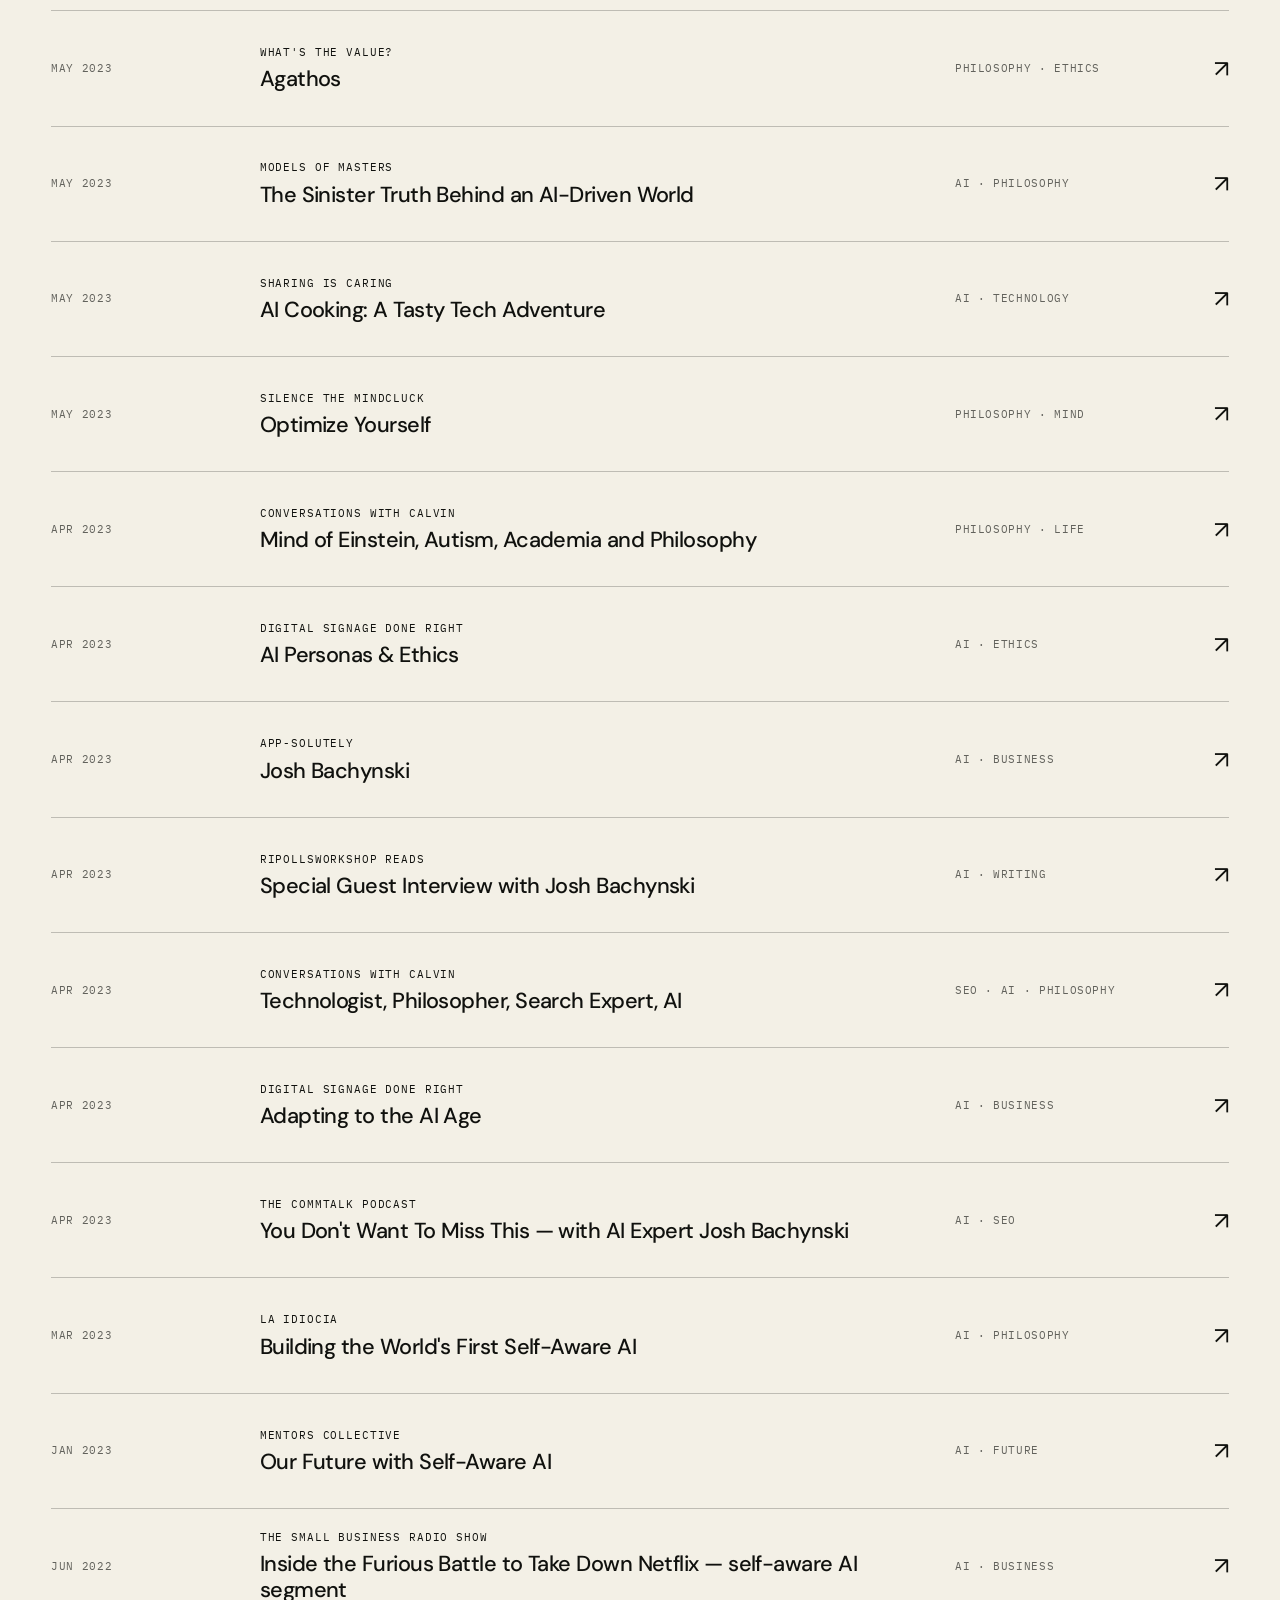
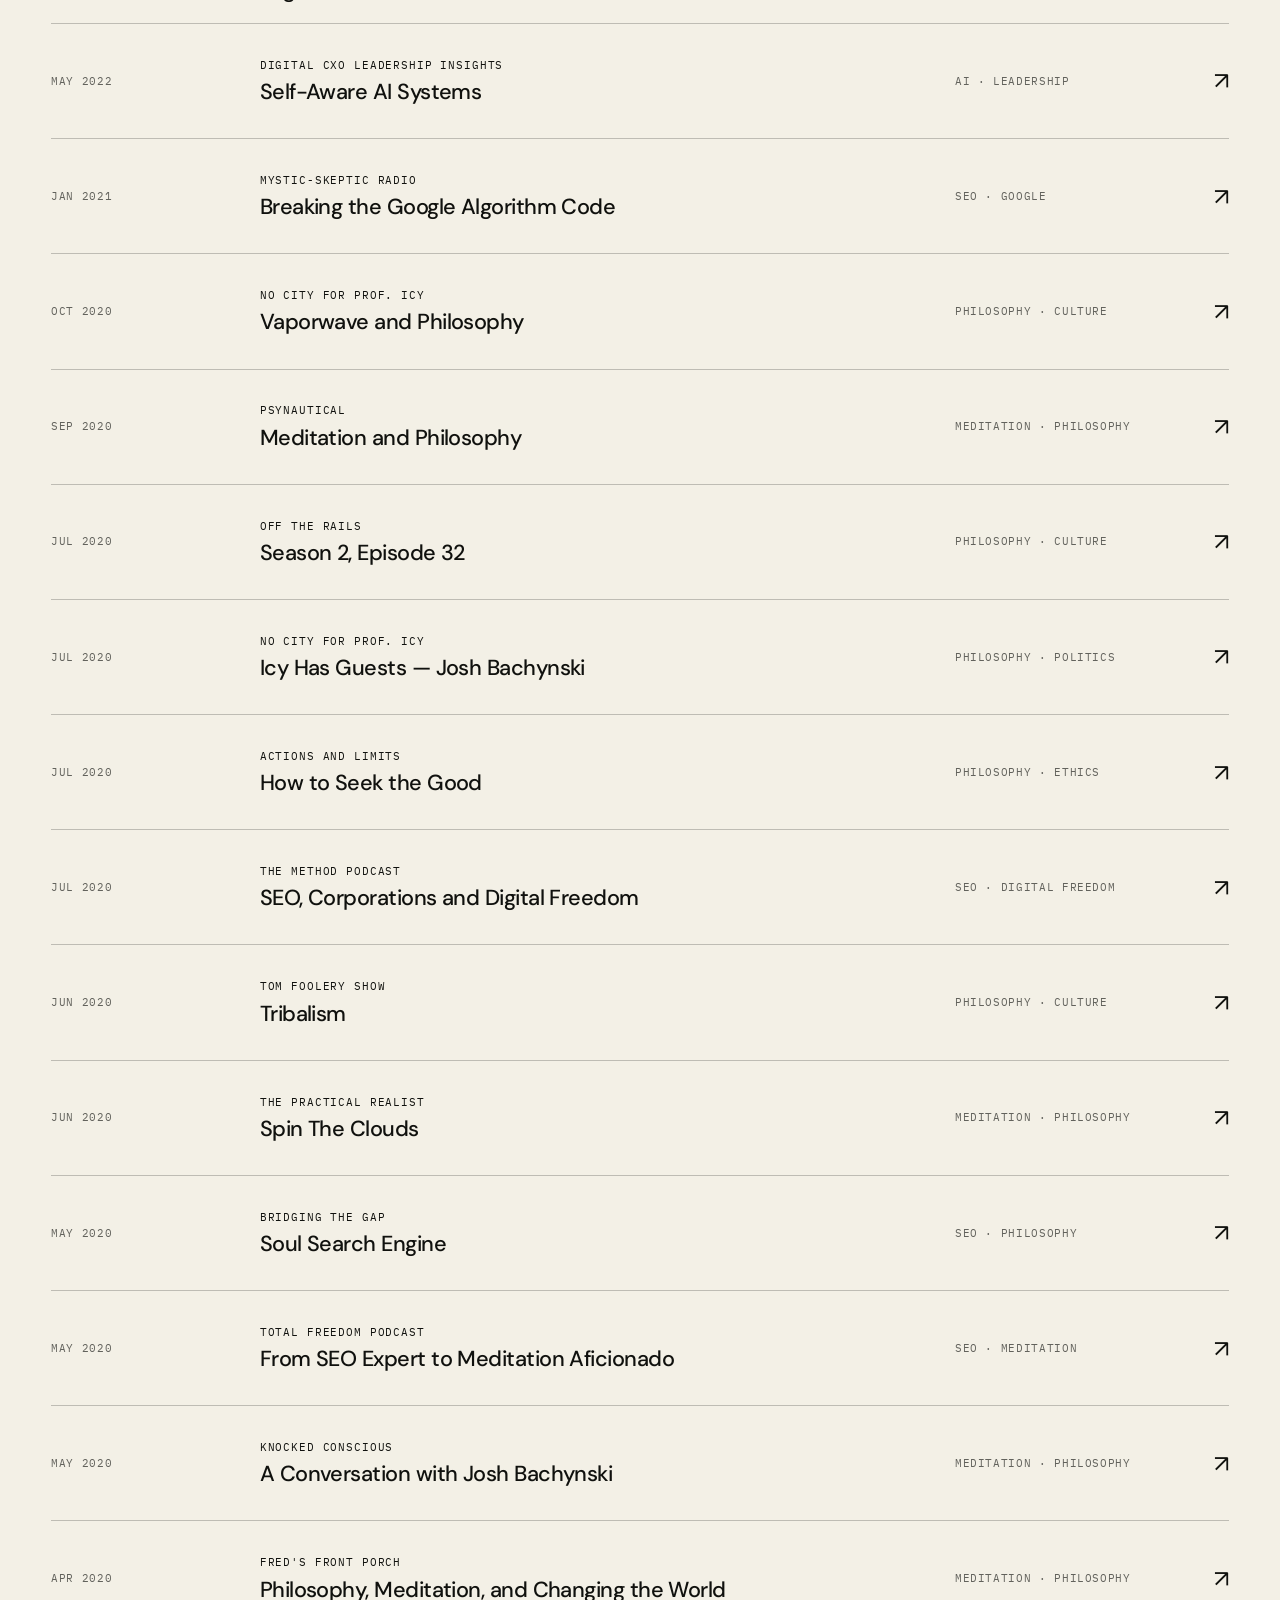
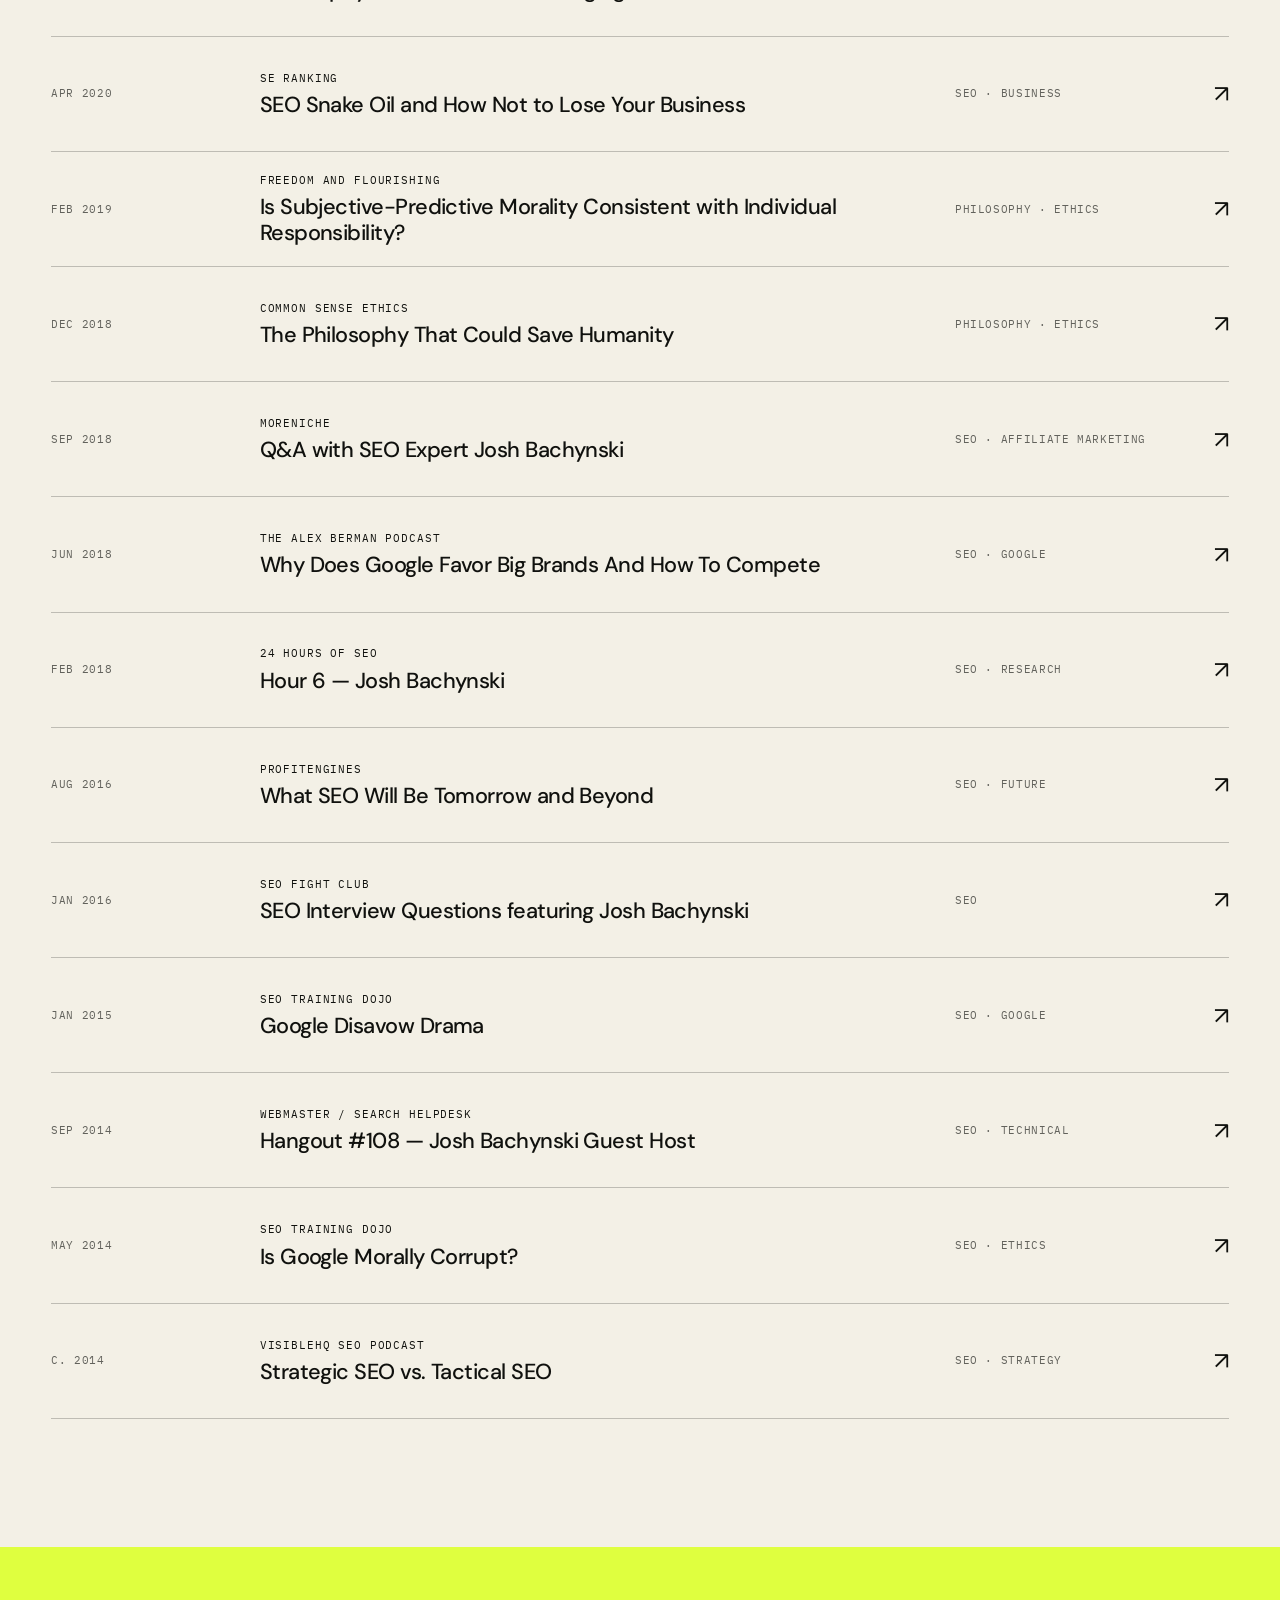
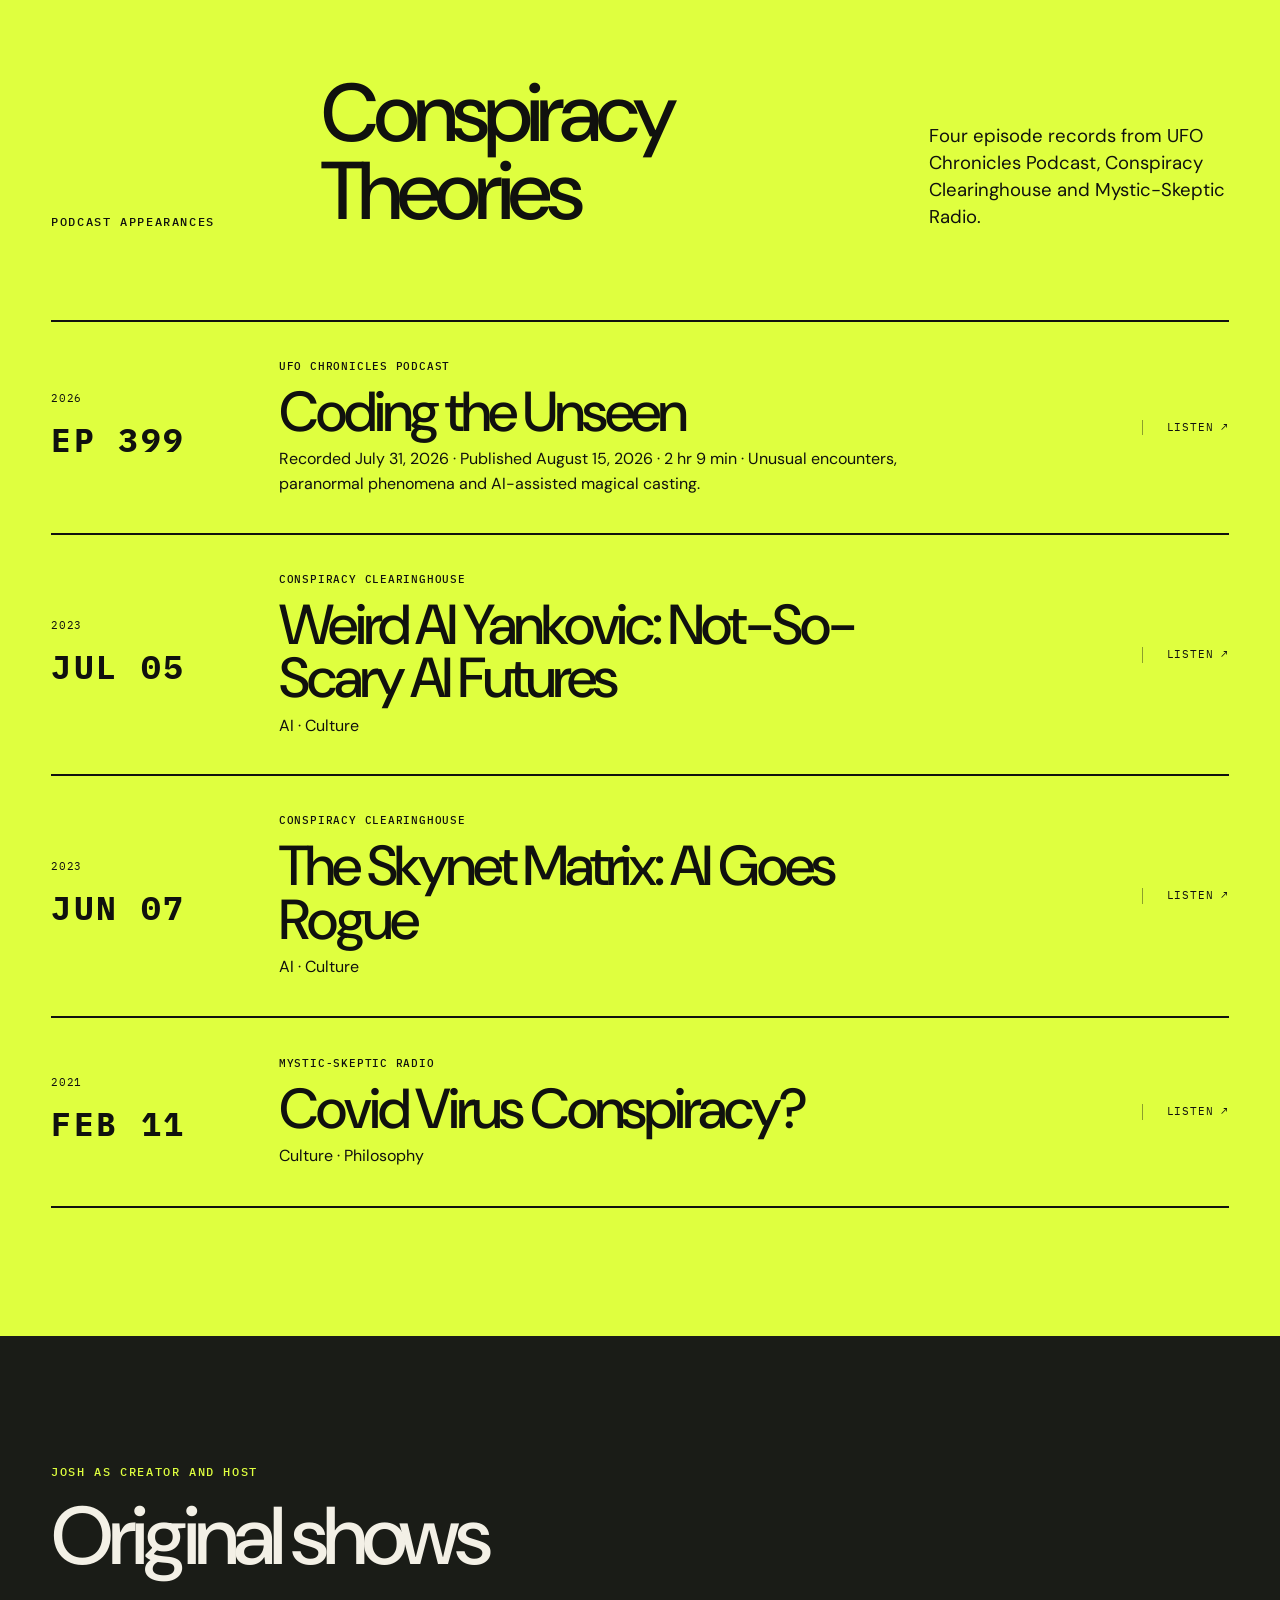
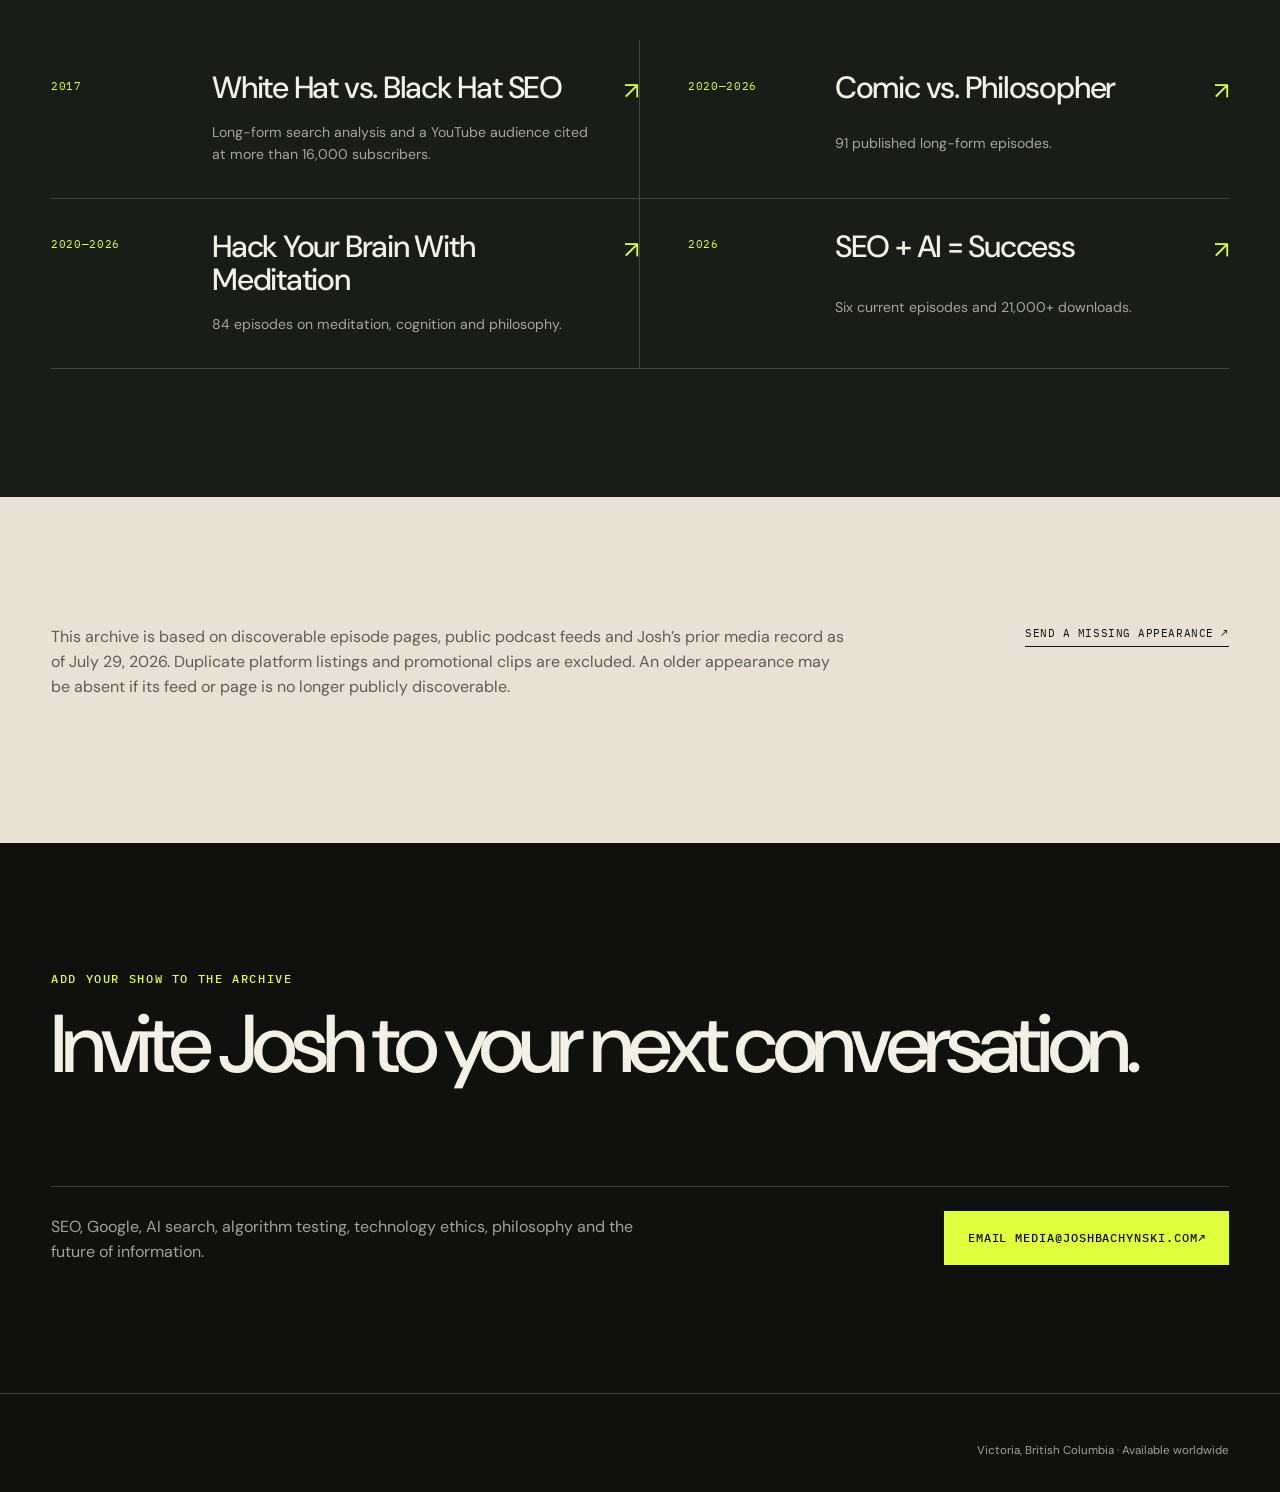
<file: appearances.html>
<!doctype html>
<html lang="en">
<head>
  <meta charset="utf-8">
  <meta name="viewport" content="width=device-width, initial-scale=1">
  <title>Podcast & Media Appearances — Josh Bachynski</title>
  <meta name="description" content="Explore 90+ Josh Bachynski podcast, videocast and broadcast appearances across SEO, AI, business, philosophy and ethics.">
  <link rel="canonical" href="https://joshbachynski.com/appearances.html">
  <meta name="theme-color" content="#10110e">
  <link rel="icon" href="assets/favicon.svg" type="image/svg+xml">
  <link rel="preconnect" href="https://fonts.googleapis.com">
  <link rel="preconnect" href="https://fonts.gstatic.com" crossorigin>
  <link href="https://fonts.googleapis.com/css2?family=DM+Sans:opsz,wght@9..40,400;9..40,500;9..40,600;9..40,700&family=IBM+Plex+Mono:wght@400;500&display=swap" rel="stylesheet">
  <link rel="stylesheet" href="assets/styles.css?v=20260802-5">
</head>
<body class="archive-page">
  <a class="skip-link" href="#main">Skip to content</a>
  <header class="site-header archive-header" data-header>
    <a class="wordmark" href="index.html" aria-label="Josh Bachynski home">JB<span>/</span></a>
    <nav class="primary-nav" aria-label="Primary navigation">
      <a href="index.html#topics">Topics</a>
      <a href="seo-podcast-guest.html">SEO guest kit</a>
      <a href="appearances.html" aria-current="page">Appearances</a>
    </nav>
    <a class="header-cta" href="mailto:media@joshbachynski.com?subject=Podcast%20invitation%20for%20Josh%20Bachynski">Invite Josh <span aria-hidden="true">↗</span></a>
    <nav class="header-theme-nav" aria-label="Podcast themes">
      <span class="header-theme-label">Podcast themes</span>
      <a href="appearances.html#seo">SEO</a>
      <a href="appearances.html#ai">AI</a>
      <a href="appearances.html#business">Business</a>
      <a href="appearances.html#philosophy">Philosophy</a>
      <a href="appearances.html#conspiracy-theories">Conspiracy theories</a>
    </nav>
  </header>

  <main id="main">
    <section class="archive-hero">
      <p class="eyebrow hero-kicker">Podcast appearances</p>
      <h1>Interesting Conversations</h1>
      <div class="archive-intro">
        <p>Long-form guest appearances across SEO, AI, business, philosophy, ethics, meditation and culture.</p>
        <p><strong data-all-appearance-count data-separate-count="4">92</strong> podcast appearances. Josh’s original shows follow the guest appearances.</p>
      </div>
    </section>

    <section class="archive-tools" aria-label="Browse podcast themes and appearances">
      <div class="filter-group" role="group" aria-label="Podcast themes">
        <button class="filter-button is-active" id="all" type="button" data-filter="all">All</button>
        <button class="filter-button" id="seo" type="button" data-filter="seo">SEO</button>
        <button class="filter-button" id="ai" type="button" data-filter="ai">AI</button>
        <button class="filter-button" id="business" type="button" data-filter="business">Business</button>
        <button class="filter-button" id="philosophy" type="button" data-filter="philosophy">Philosophy</button>
        <a class="filter-button theme-link" href="#conspiracy-theories" data-theme-link>Conspiracy theories</a>
      </div>
      <label class="archive-search">
        <span class="sr-only">Search appearances</span>
        <input type="search" placeholder="Search show or episode" data-appearance-search>
        <span aria-hidden="true">⌕</span>
      </label>
    </section>

    <section class="archive-results" aria-live="polite" aria-label="Appearance results">
      <div class="archive-columns" aria-hidden="true">
        <span>Date</span><span>Show and episode</span><span>Subject</span><span>Listen</span>
      </div>
      <div data-appearance-list></div>
      <p class="archive-empty" data-archive-empty hidden>No appearances match that search.</p>
    </section>

    <section class="archive-conspiracy" id="conspiracy-theories" aria-labelledby="conspiracy-title">
      <div class="conspiracy-heading reveal">
        <p class="eyebrow">Podcast appearances</p>
        <h2 id="conspiracy-title">Conspiracy Theories</h2>
        <p>Four episode records from UFO Chronicles Podcast, Conspiracy Clearinghouse and Mystic-Skeptic Radio.</p>
      </div>
      <a class="conspiracy-appearance reveal" href="https://podcasts.apple.com/us/podcast/ep-399-coding-the-unseen/id1488874171?i=1000783538901" target="_blank" rel="noopener" aria-labelledby="ufo-chronicles-title">
        <div class="conspiracy-index"><span>2026</span><strong>EP 399</strong></div>
        <div class="conspiracy-copy">
          <p class="conspiracy-show">UFO Chronicles Podcast</p>
          <h3 id="ufo-chronicles-title">Coding the Unseen</h3>
          <p>Recorded July 31, 2026 · Published August 15, 2026 · 2 hr 9 min · Unusual encounters, paranormal phenomena and AI-assisted magical casting.</p>
        </div>
        <p class="conspiracy-status">Listen ↗</p>
      </a>
      <a class="conspiracy-appearance reveal" href="https://podcasts.apple.com/us/podcast/weird-ai-yankovic-not-so-scary-ai-futures/id1508567886?i=1000619361448" target="_blank" rel="noopener">
        <div class="conspiracy-index"><span>2023</span><strong>JUL 05</strong></div>
        <div class="conspiracy-copy">
          <p class="conspiracy-show">Conspiracy Clearinghouse</p>
          <h3>Weird AI Yankovic: Not-So-Scary AI Futures</h3>
          <p>AI · Culture</p>
        </div>
        <p class="conspiracy-status">Listen ↗</p>
      </a>
      <a class="conspiracy-appearance reveal" href="https://conspiracyclearinghouse.podbean.com/e/the-skynet-matrix-ai-goes-rogue/" target="_blank" rel="noopener">
        <div class="conspiracy-index"><span>2023</span><strong>JUN 07</strong></div>
        <div class="conspiracy-copy">
          <p class="conspiracy-show">Conspiracy Clearinghouse</p>
          <h3>The Skynet Matrix: AI Goes Rogue</h3>
          <p>AI · Culture</p>
        </div>
        <p class="conspiracy-status">Listen ↗</p>
      </a>
      <a class="conspiracy-appearance reveal" href="https://podcasts.apple.com/us/podcast/covid-virus-conspiracy/id1205244844?i=1000508659378" target="_blank" rel="noopener">
        <div class="conspiracy-index"><span>2021</span><strong>FEB 11</strong></div>
        <div class="conspiracy-copy">
          <p class="conspiracy-show">Mystic-Skeptic Radio</p>
          <h3>Covid Virus Conspiracy?</h3>
          <p>Culture · Philosophy</p>
        </div>
        <p class="conspiracy-status">Listen ↗</p>
      </a>
    </section>

    <section class="archive-hosted" aria-labelledby="hosted-archive-title">
      <p class="eyebrow">Josh as creator and host</p>
      <h2 id="hosted-archive-title">Original shows</h2>
      <div class="hosted-shows">
        <a class="hosted-show" href="https://www.ivoox.com/podcast-white-hat-vs-black-hat_sq_f1374394_1.html" target="_blank" rel="noopener"><span class="hosted-year">2017</span><h3>White Hat vs. Black Hat SEO</h3><p>Long-form search analysis and a YouTube audience cited at more than 16,000 subscribers.</p><span class="hosted-arrow" aria-hidden="true">↗</span></a>
        <a class="hosted-show" href="https://www.buzzsprout.com/1133519/about" target="_blank" rel="noopener"><span class="hosted-year">2020—2026</span><h3>Comic vs. Philosopher</h3><p>91 published long-form episodes.</p><span class="hosted-arrow" aria-hidden="true">↗</span></a>
        <a class="hosted-show" href="https://podcasts.apple.com/us/podcast/hack-your-brain-with-meditation/id1519054954" target="_blank" rel="noopener"><span class="hosted-year">2020—2026</span><h3>Hack Your Brain With Meditation</h3><p>84 episodes on meditation, cognition and philosophy.</p><span class="hosted-arrow" aria-hidden="true">↗</span></a>
        <a class="hosted-show" href="https://seoandaisuccess.podbean.com/" target="_blank" rel="noopener"><span class="hosted-year">2026</span><h3>SEO + AI = Success</h3><p>Six current episodes and 21,000+ downloads.</p><span class="hosted-arrow" aria-hidden="true">↗</span></a>
      </div>
    </section>

    <section class="archive-note">
      <p>This archive is based on discoverable episode pages, public podcast feeds and Josh’s prior media record as of July 29, 2026. Duplicate platform listings and promotional clips are excluded. An older appearance may be absent if its feed or page is no longer publicly discoverable.</p>
      <a href="mailto:media@joshbachynski.com?subject=Podcast%20archive%20addition">Send a missing appearance <span aria-hidden="true">↗</span></a>
    </section>

    <section class="booking-section archive-booking" aria-labelledby="archive-booking-title">
      <p class="eyebrow">Add your show to the archive</p>
      <h2 id="archive-booking-title">Invite Josh to your next conversation.</h2>
      <div class="booking-bottom">
        <p>SEO, Google, AI search, algorithm testing, technology ethics, philosophy and the future of information.</p>
        <a class="button button-accent button-large" href="mailto:media@joshbachynski.com?subject=Podcast%20invitation%20for%20Josh%20Bachynski">Email media@joshbachynski.com <span aria-hidden="true">↗</span></a>
      </div>
    </section>
  </main>

  <footer class="site-footer">
    <div class="footer-name">Josh Bachynski</div>
    <div class="footer-links"><a href="index.html">Home</a><a href="https://www.youtube.com/jbachyns" target="_blank" rel="noopener">YouTube</a><a href="https://www.linkedin.com/in/josh-bachynski/" target="_blank" rel="noopener">LinkedIn</a></div>
    <div class="footer-note">Victoria, British Columbia · Available worldwide</div>
  </footer>

  <script src="assets/appearances.js?v=20260802-4"></script>
  <script src="assets/site.js?v=20260802-6"></script>
</body>
</html>
</file>
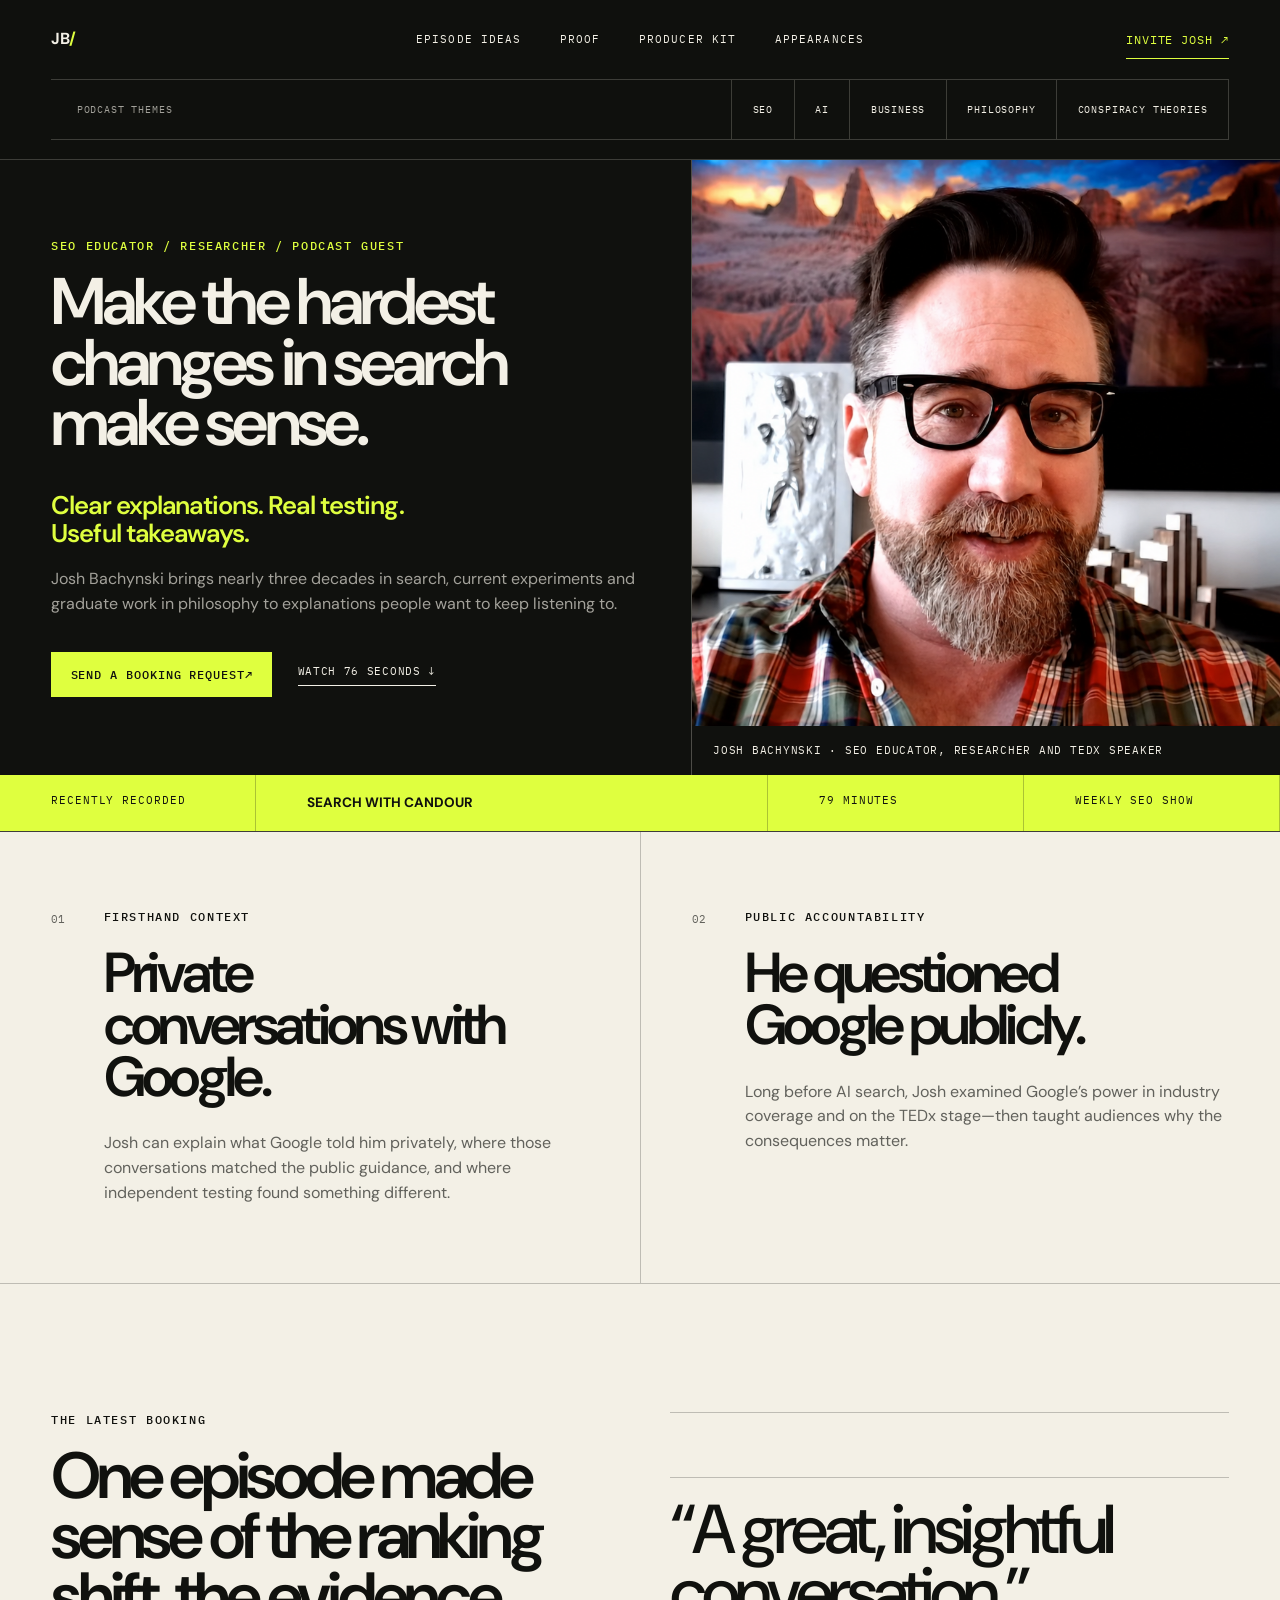
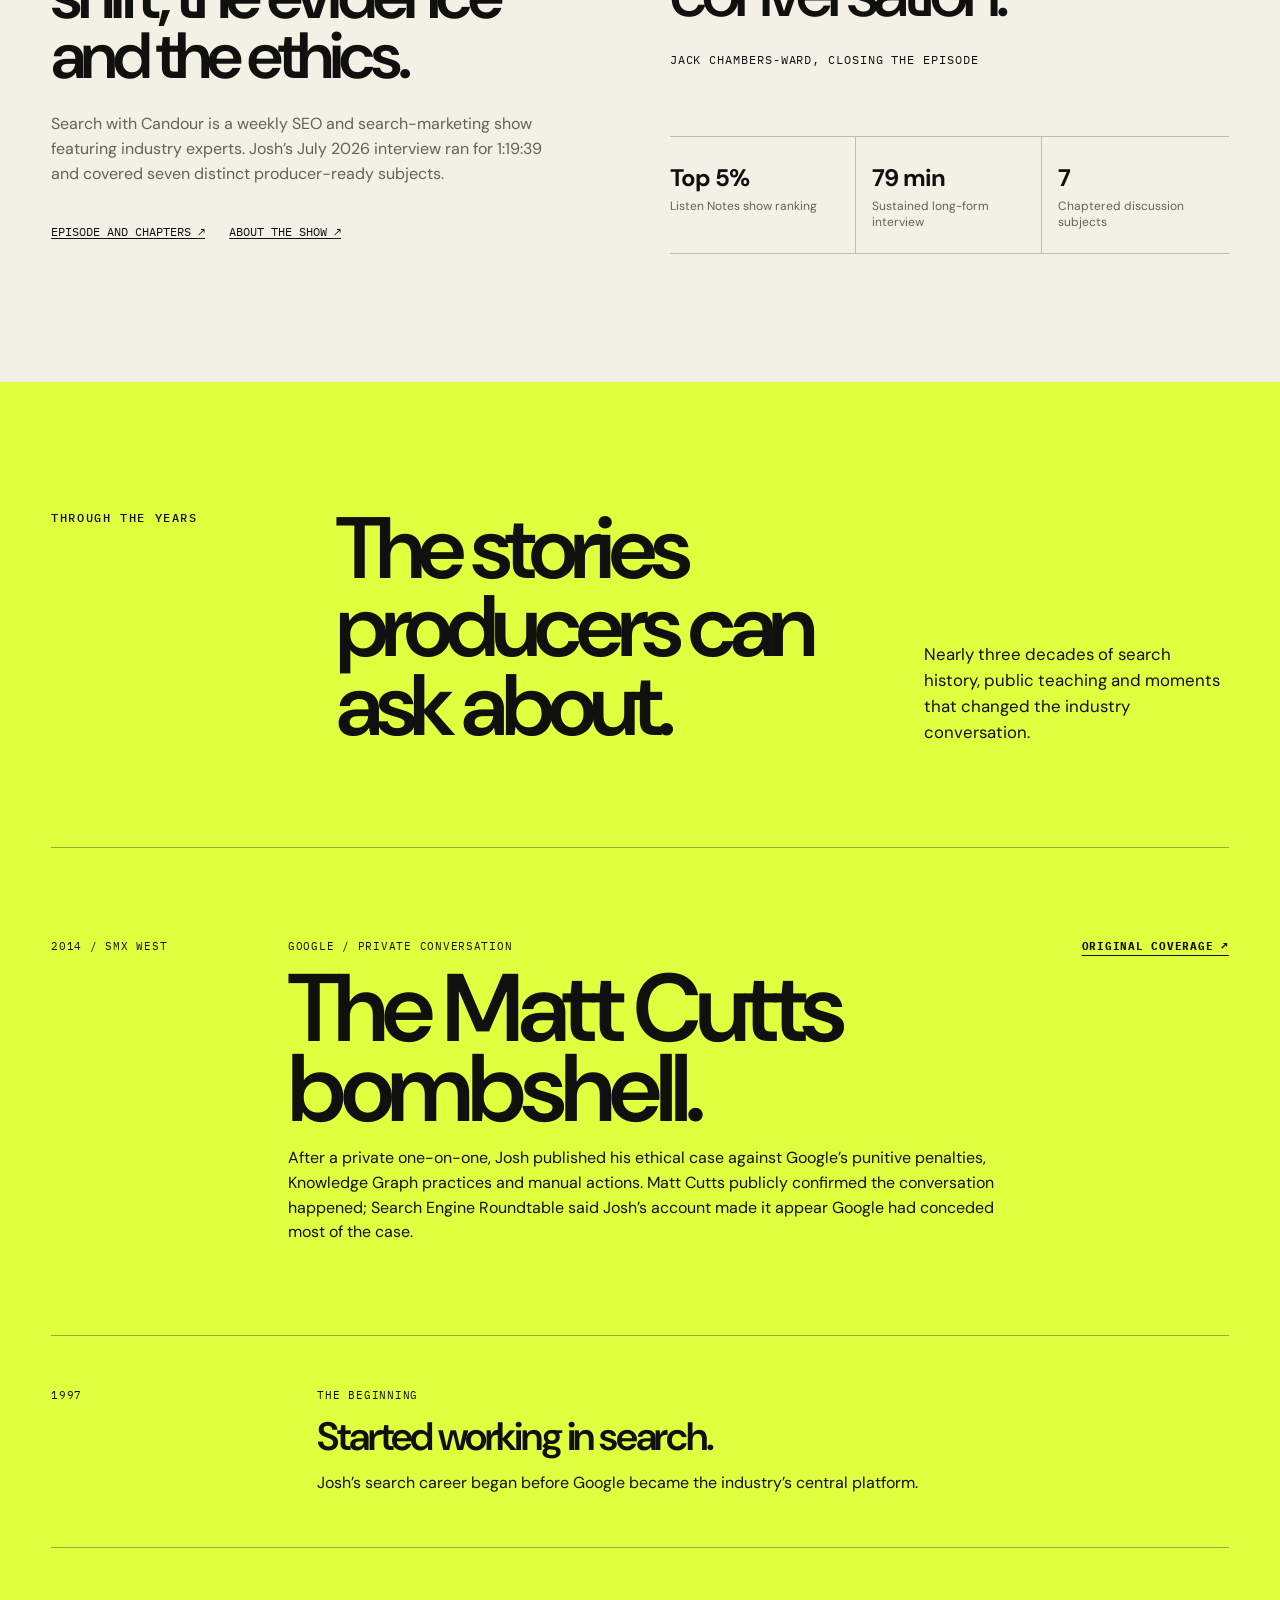
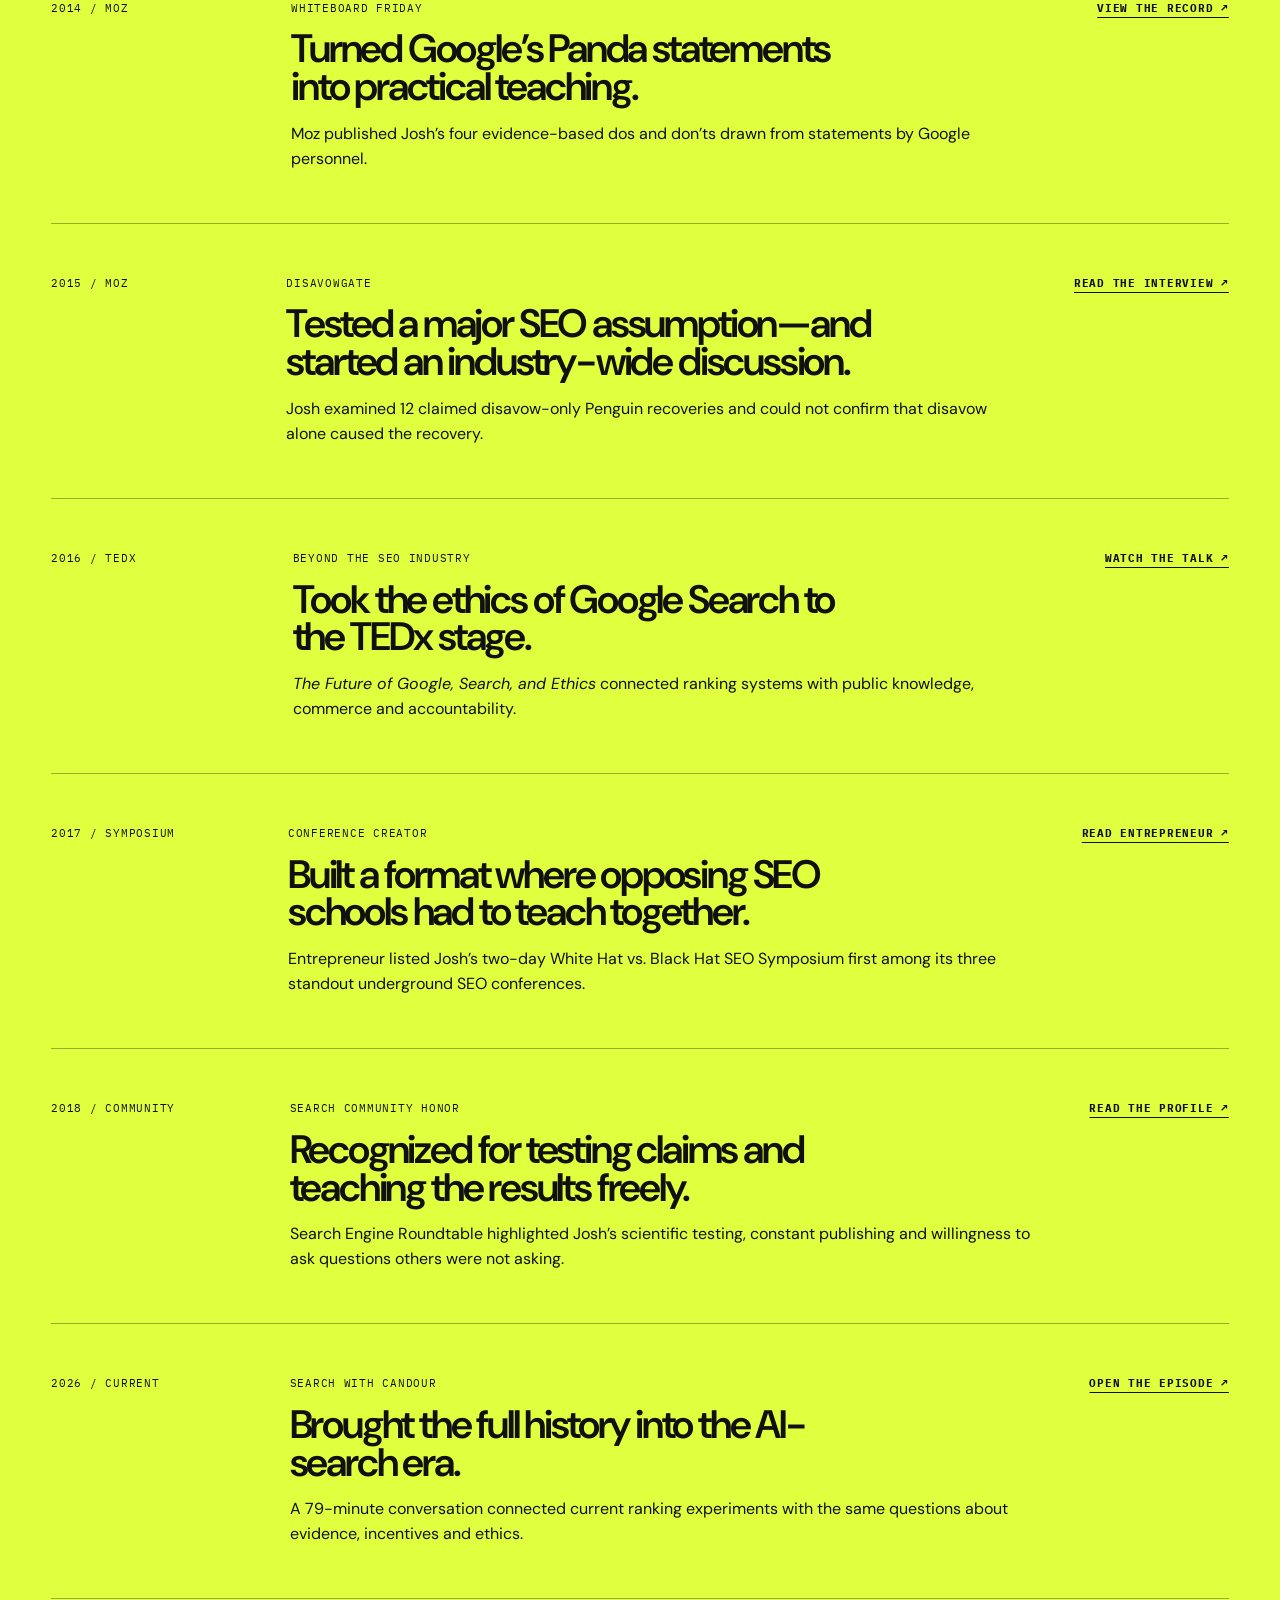
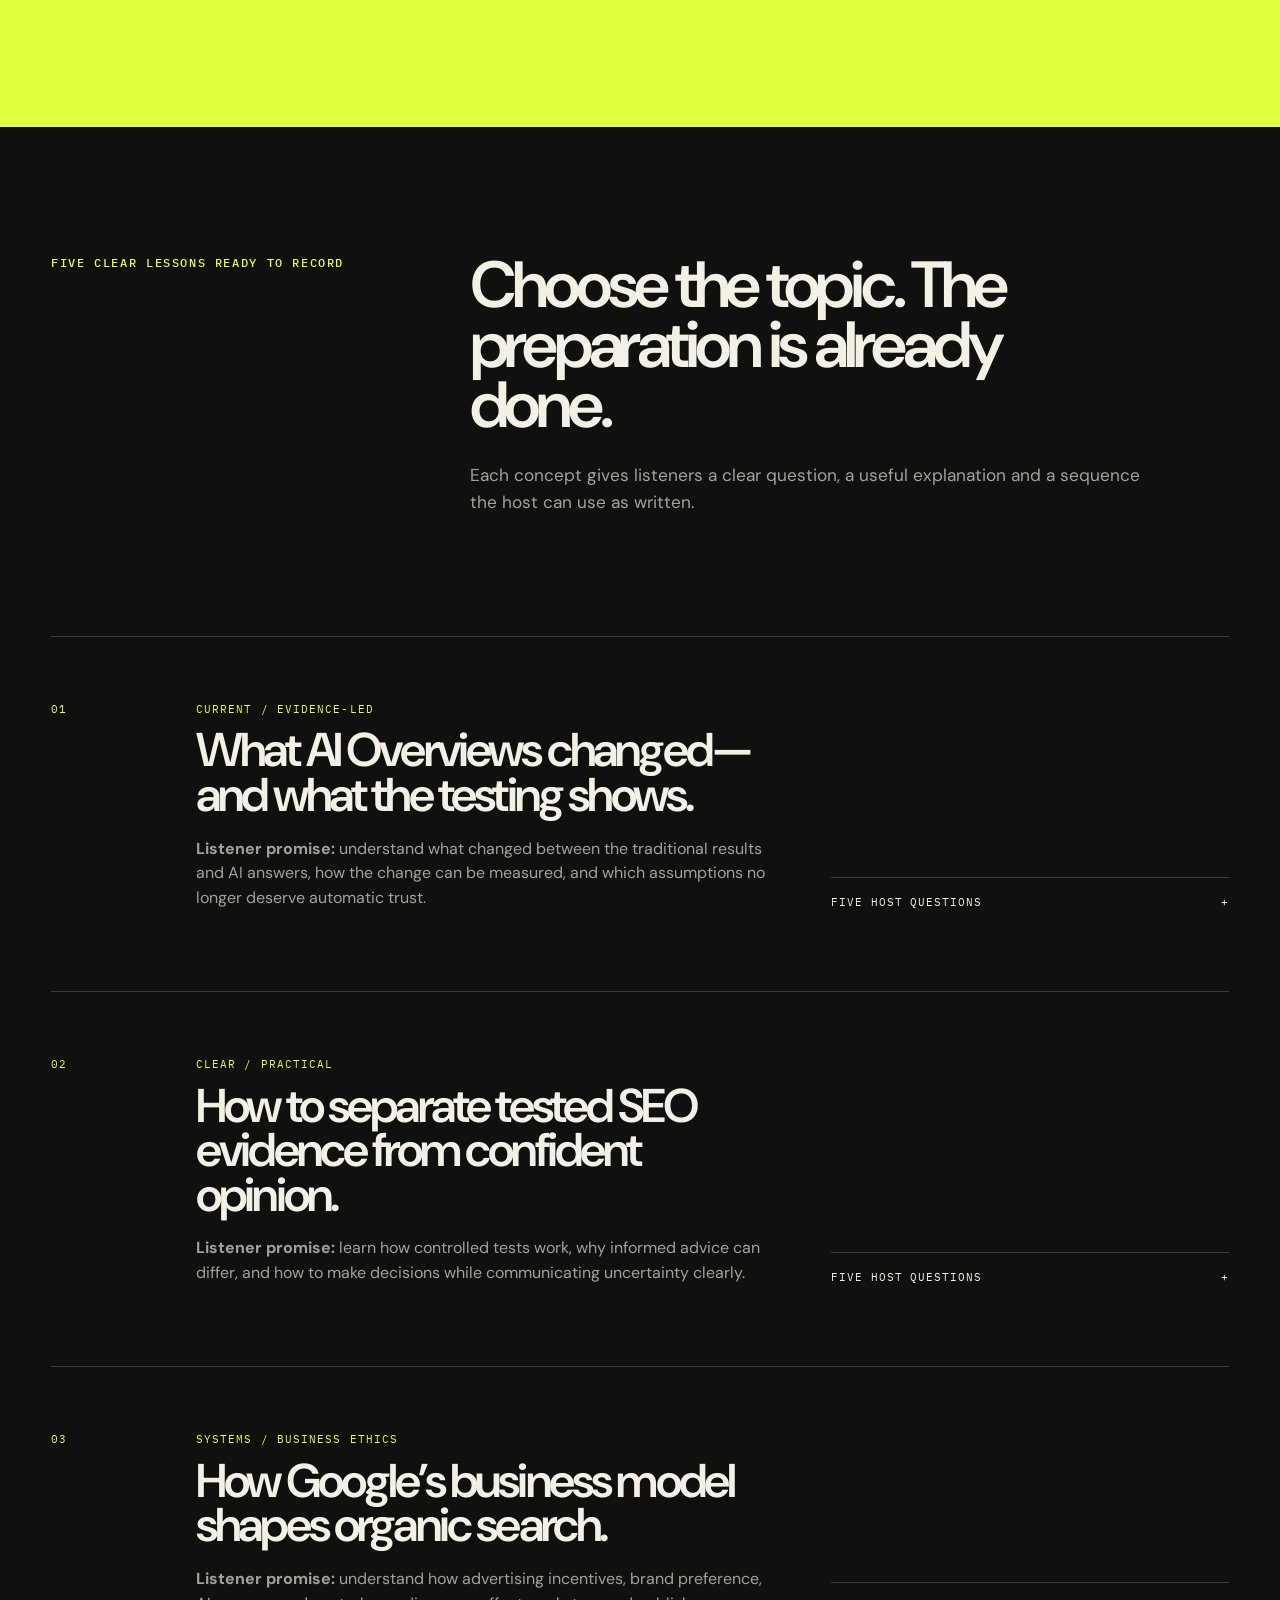
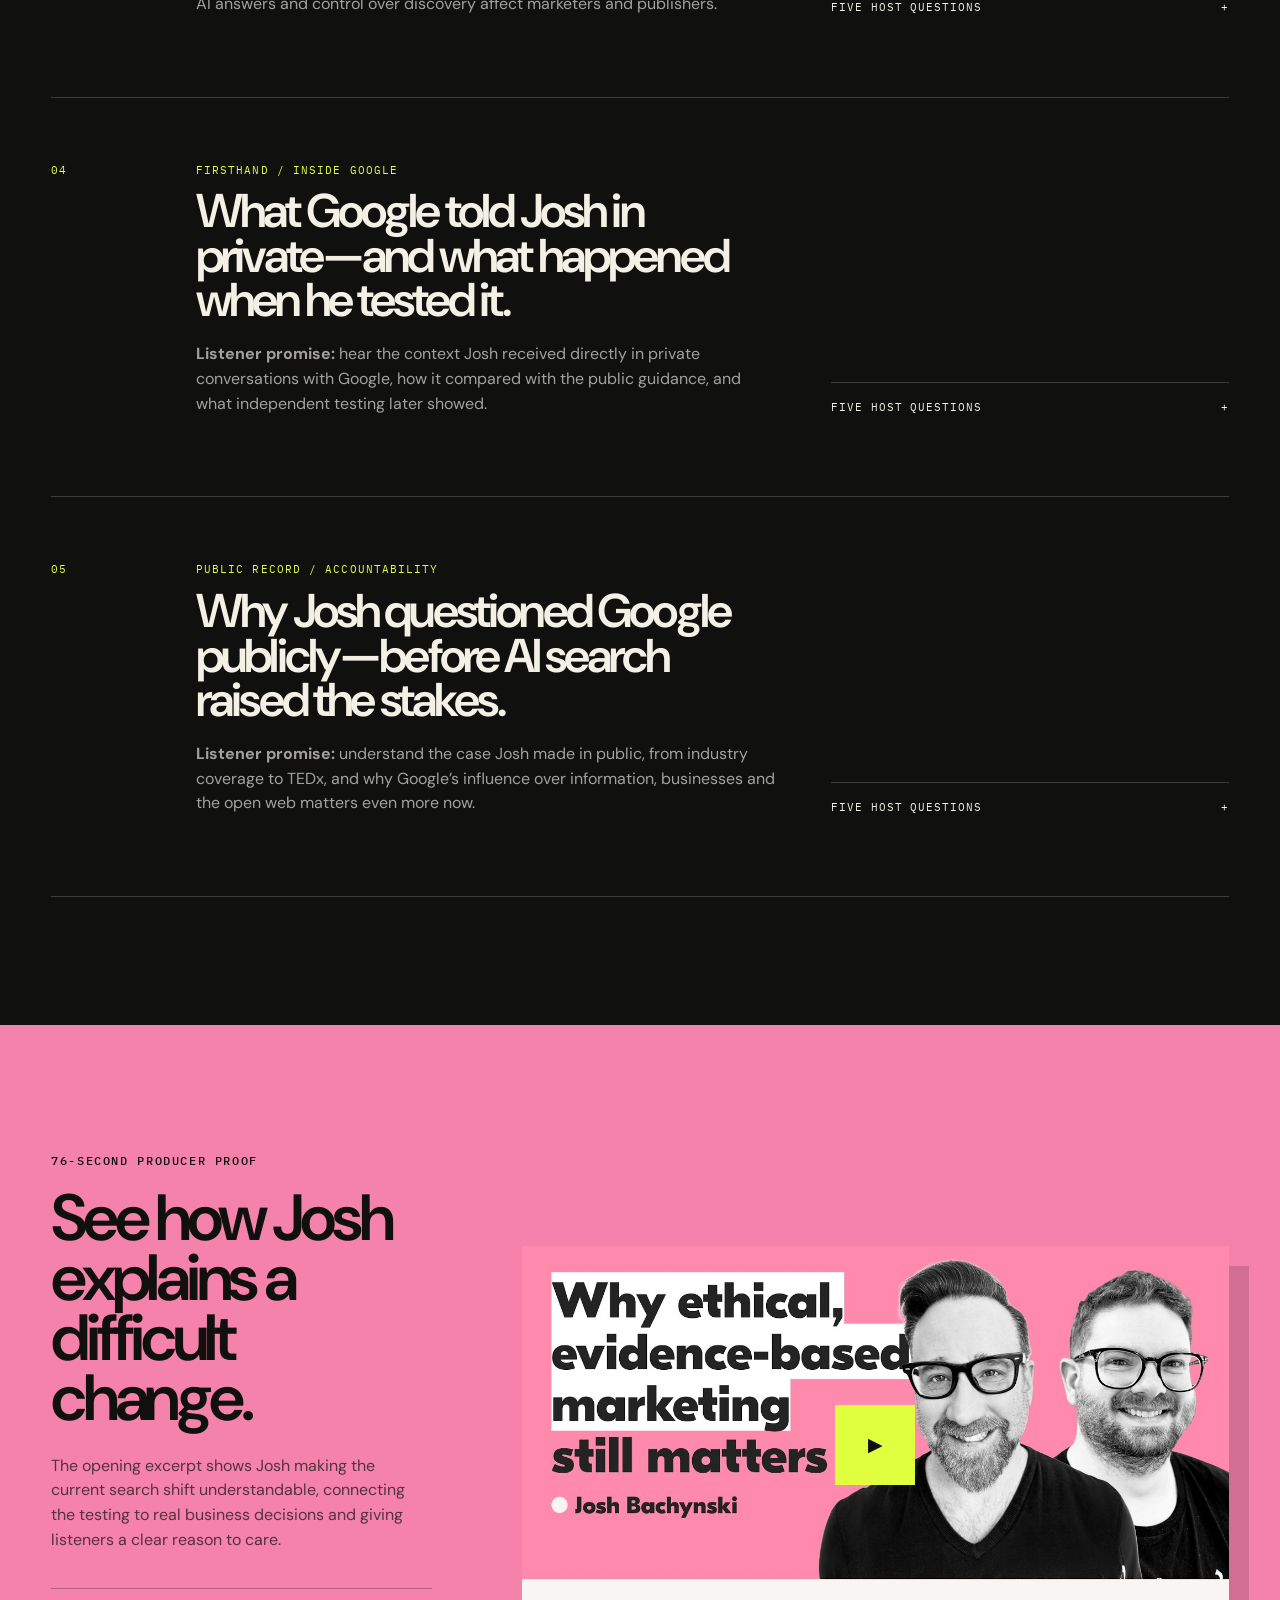
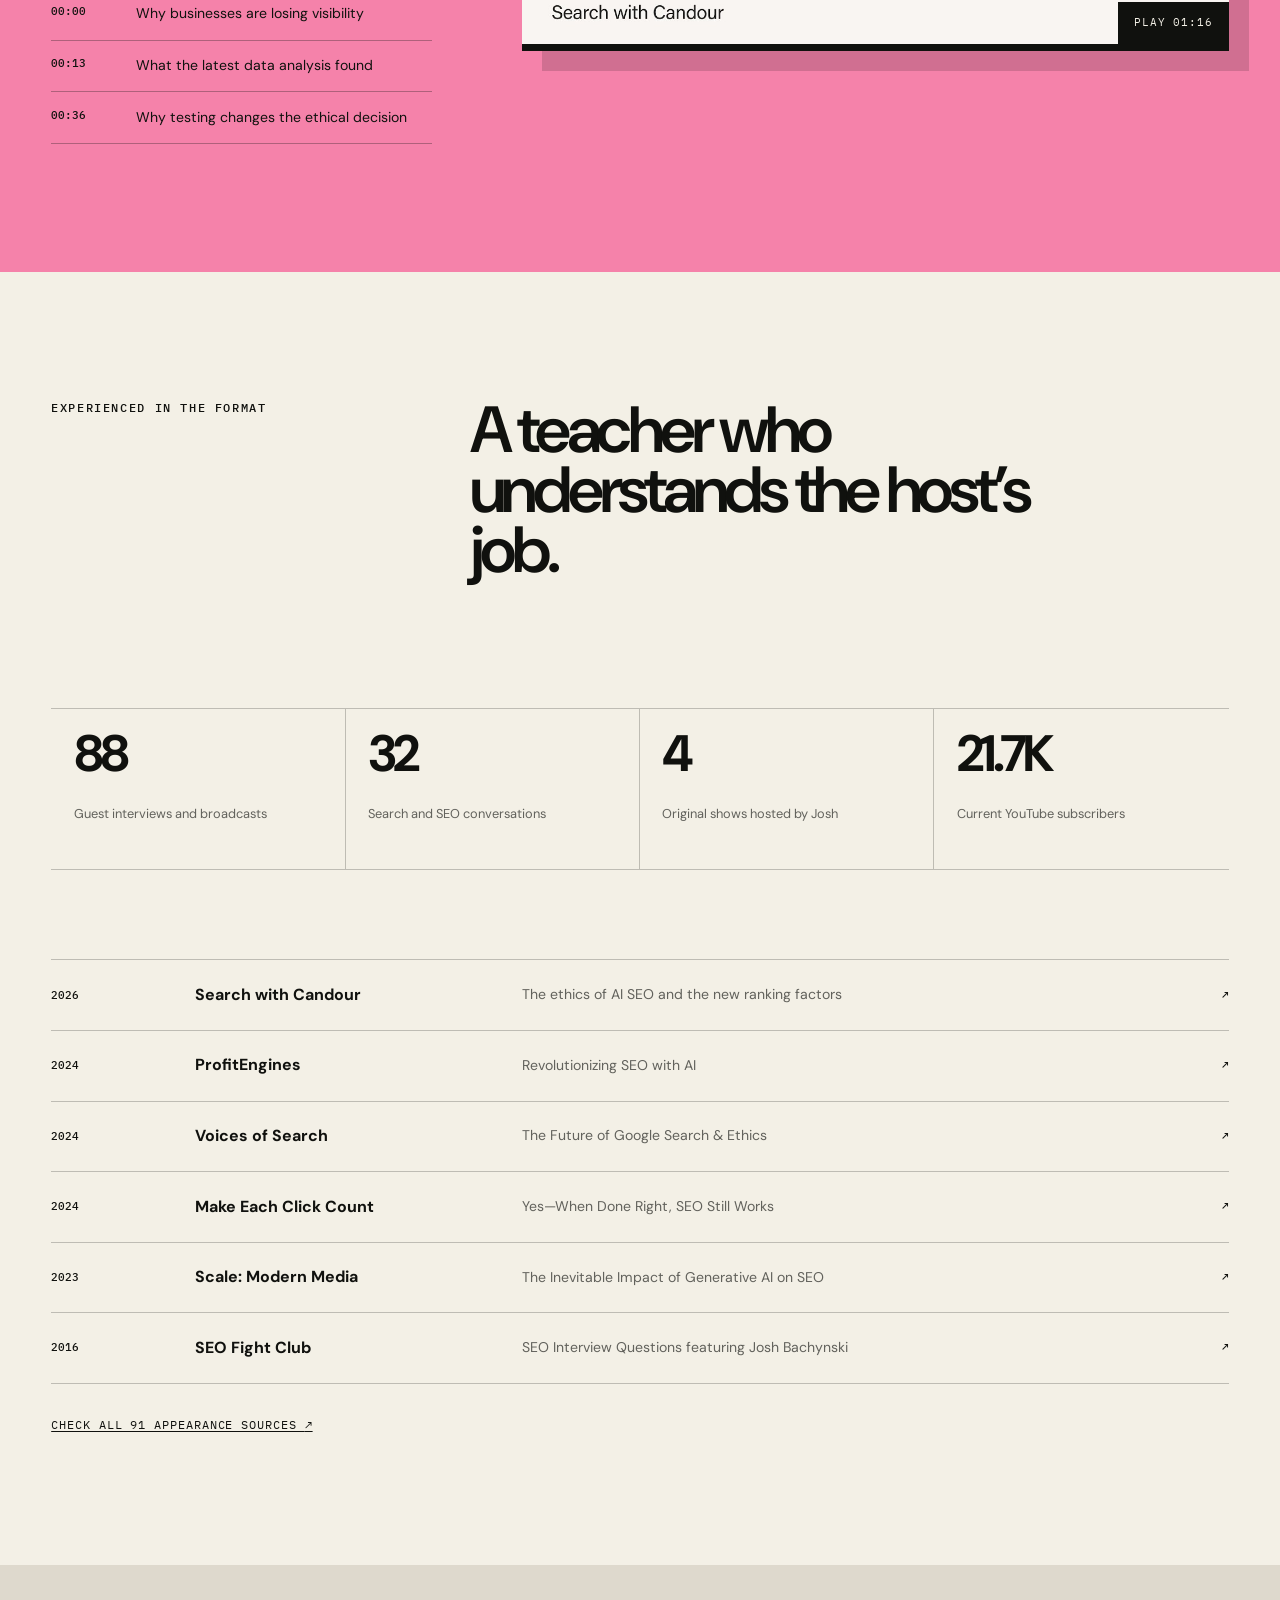
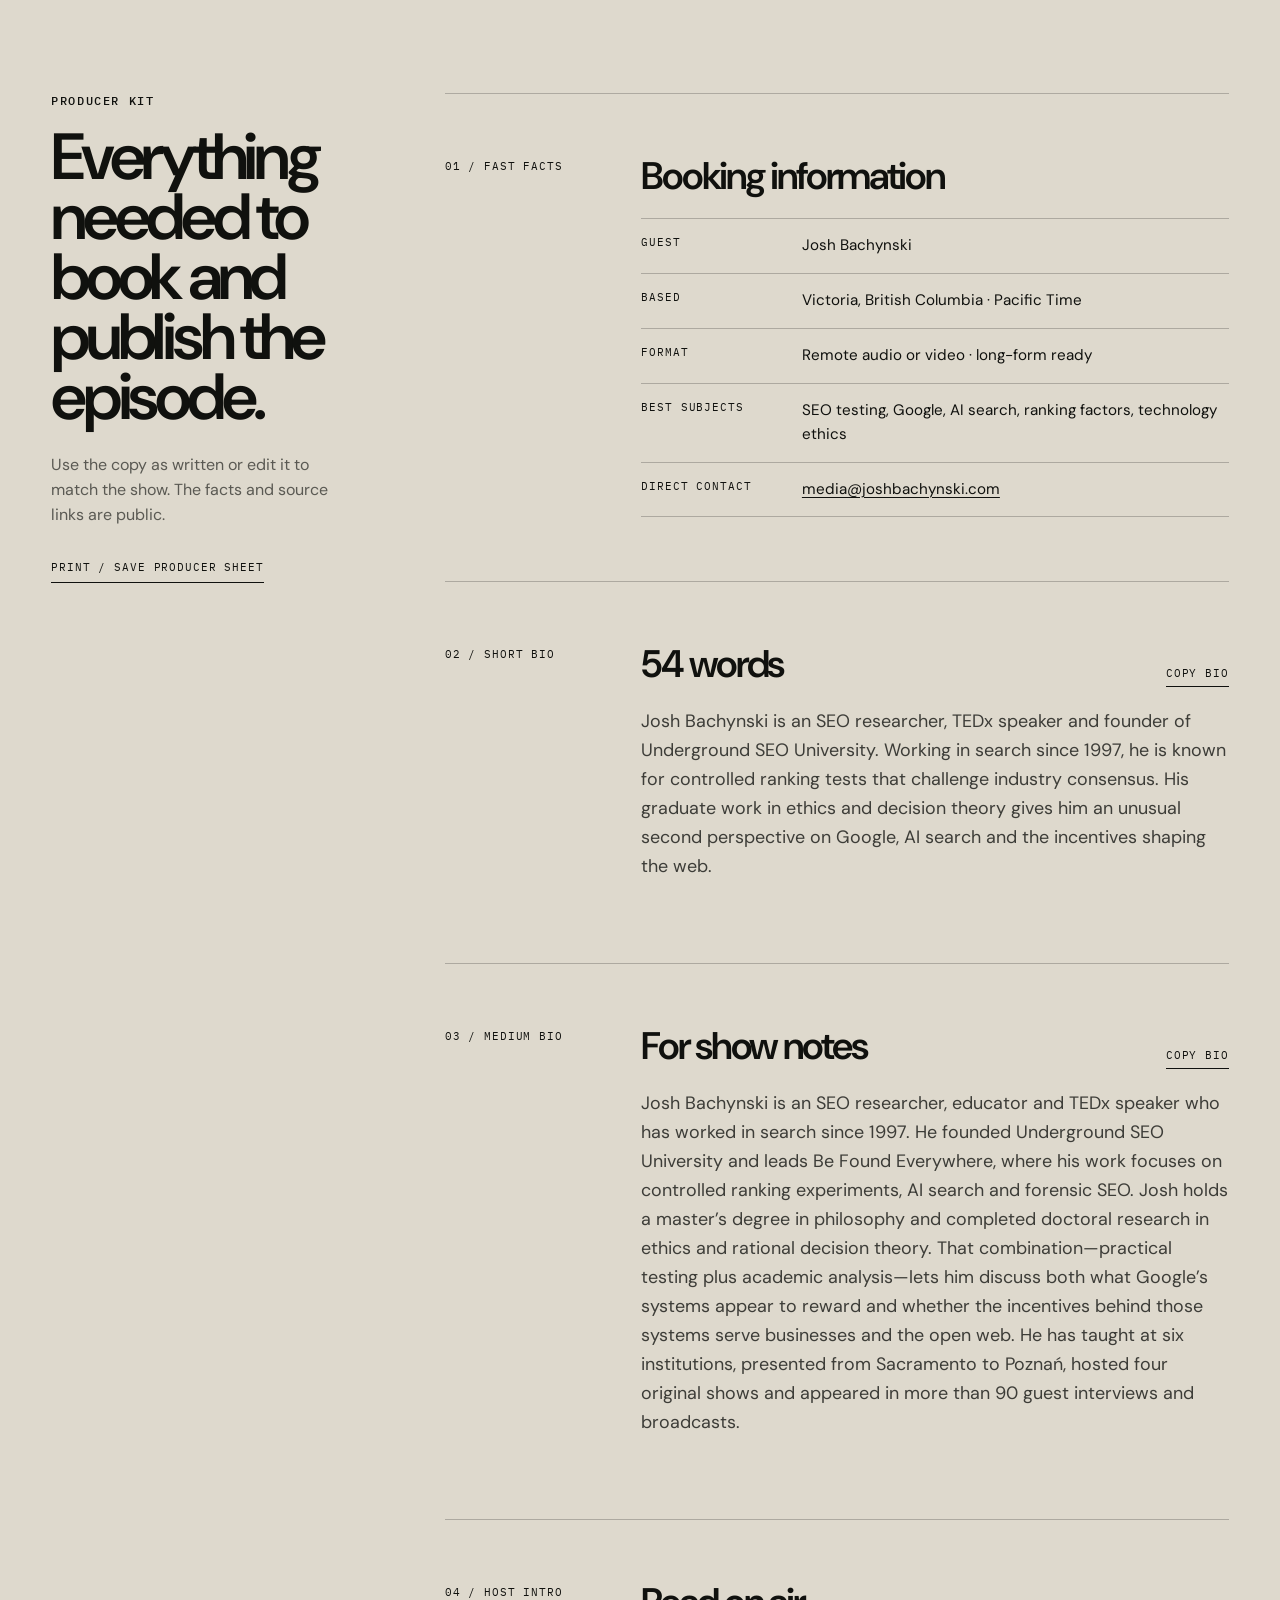
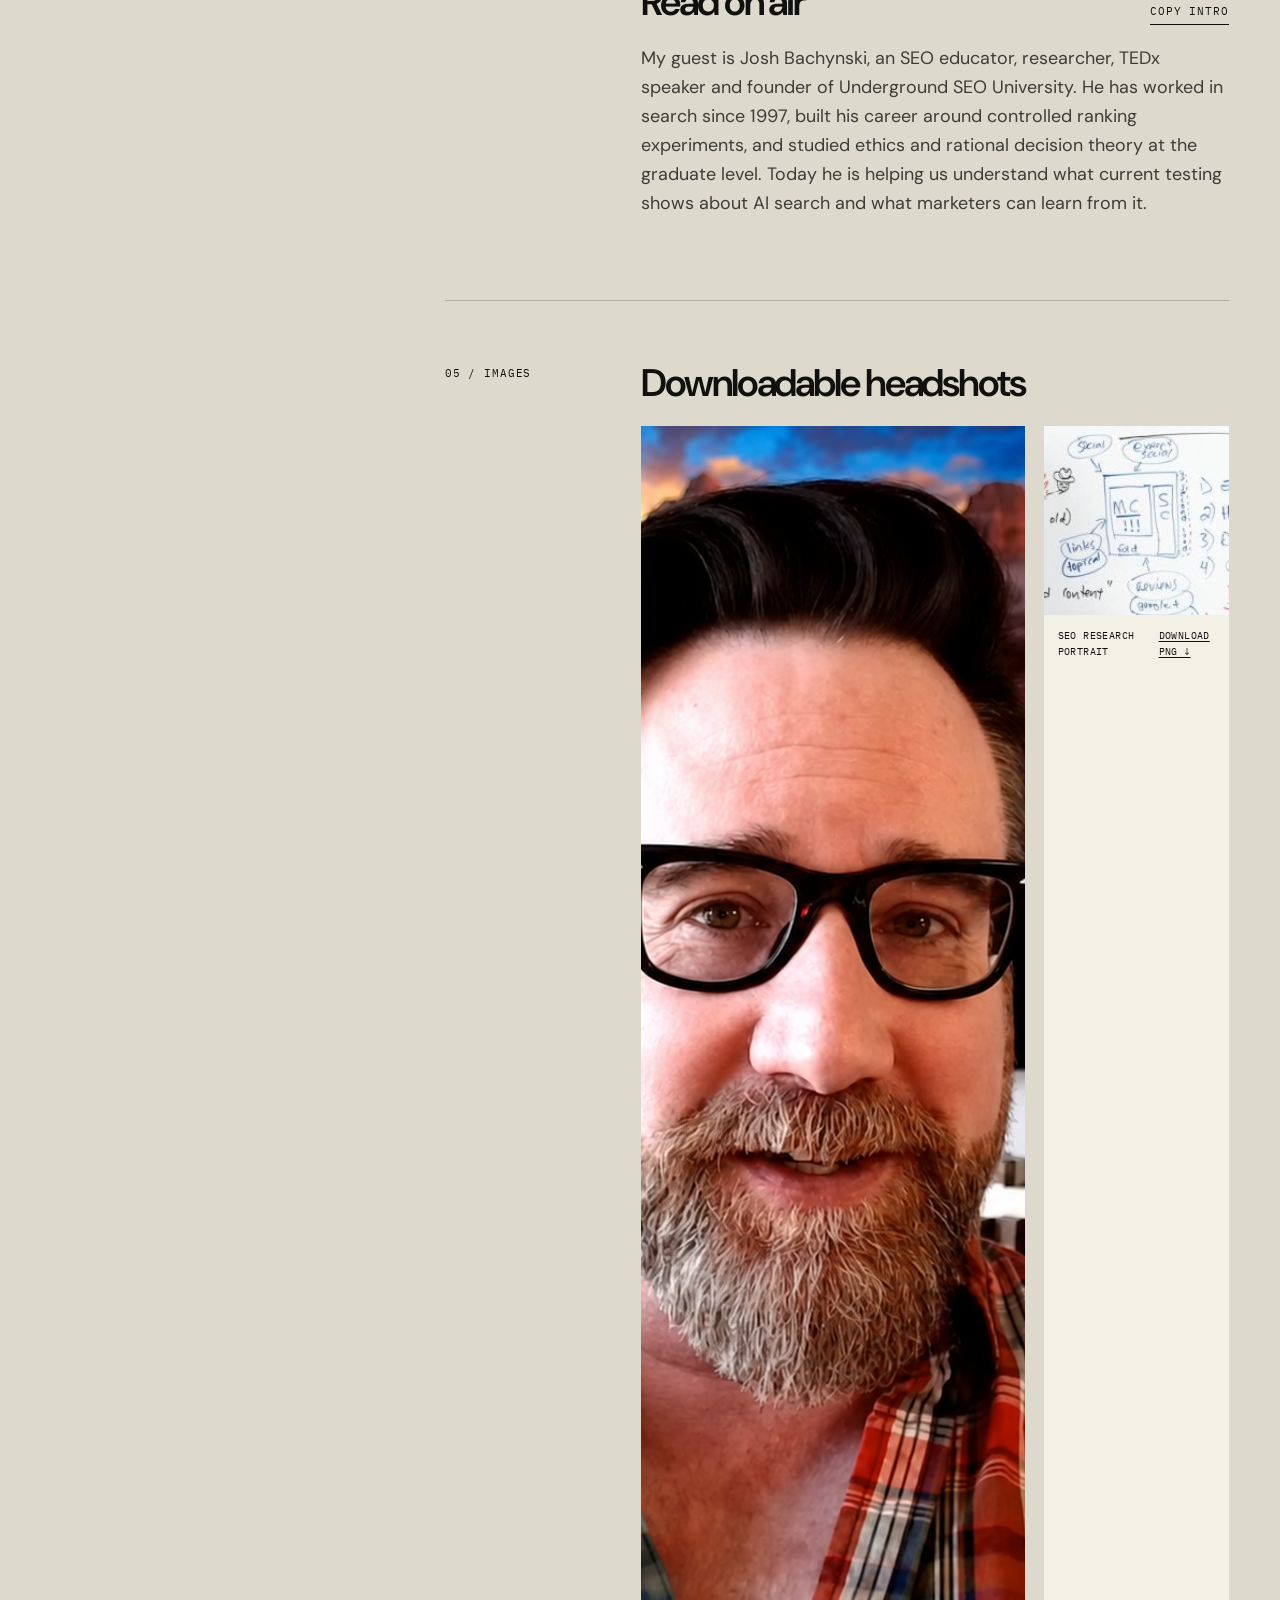
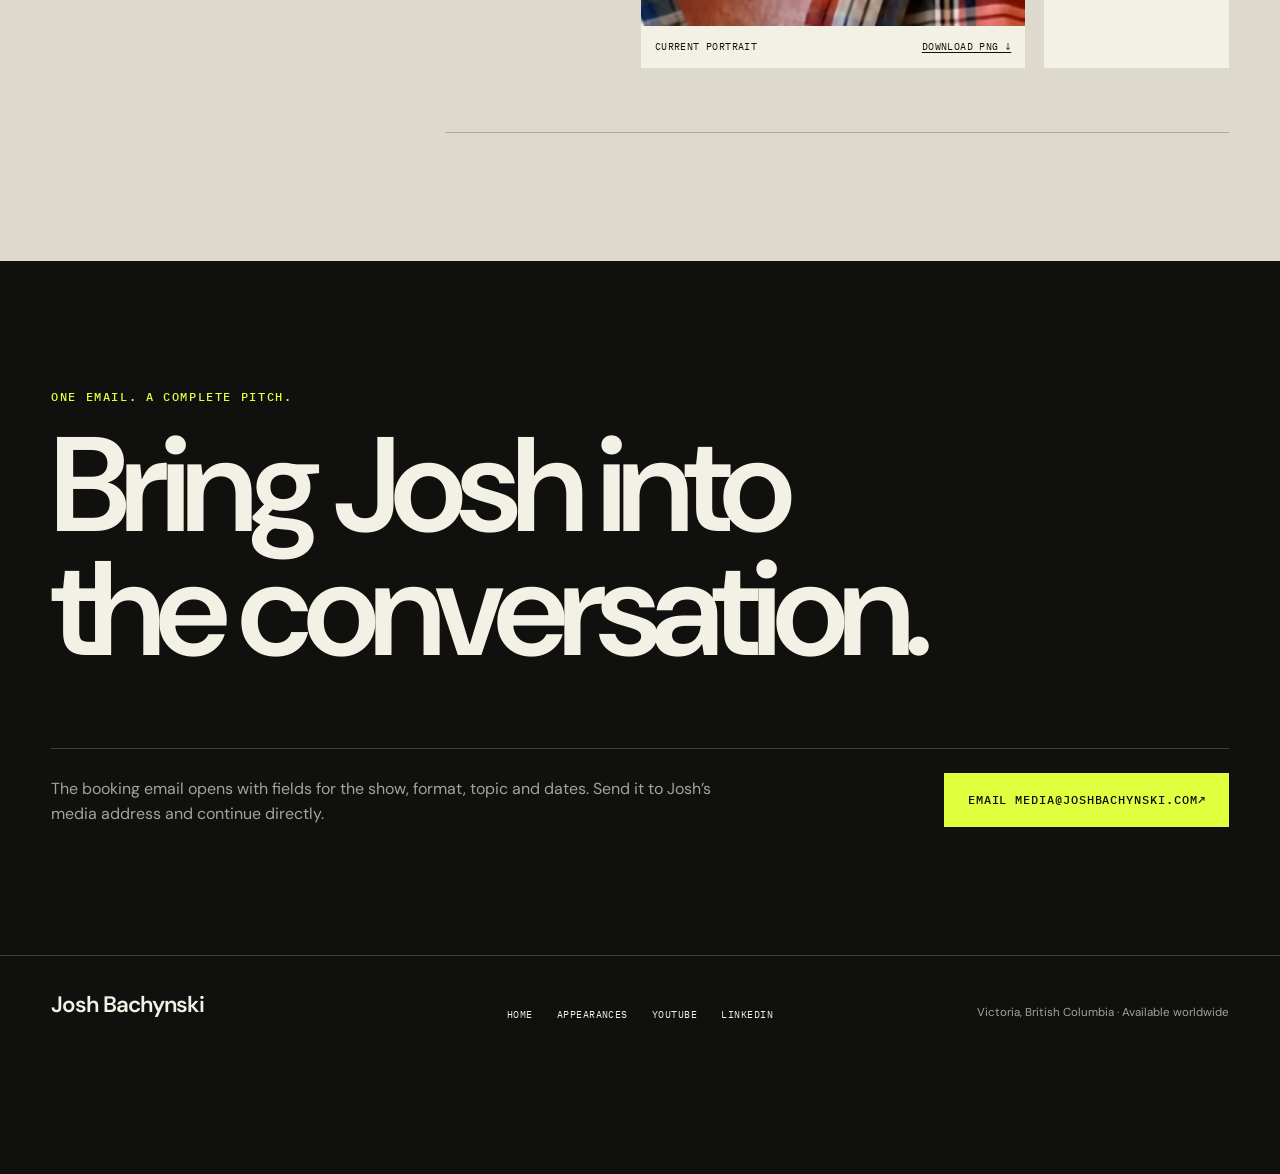
<file: seo-podcast-guest.html>
<!doctype html>
<html lang="en">
<head>
  <meta charset="utf-8">
  <meta name="viewport" content="width=device-width, initial-scale=1">
  <title>Book Josh Bachynski for an SEO Podcast</title>
  <meta name="description" content="Book SEO researcher and TEDx speaker Josh Bachynski for a test-led conversation about Google, AI search, ranking factors and evidence-based marketing.">
  <link rel="canonical" href="https://joshbachynski.com/seo-podcast-guest.html">
  <meta name="theme-color" content="#10110e">
  <meta property="og:type" content="profile">
  <meta property="og:title" content="Josh Bachynski — SEO Podcast Guest">
  <meta property="og:description" content="A clear, engaging guide to the hardest questions in SEO, Google and AI search.">
  <meta property="og:url" content="https://joshbachynski.com/seo-podcast-guest.html">
  <meta property="og:image" content="https://joshbachynski.com/assets/search-with-candour.jpg">
  <meta name="twitter:card" content="summary_large_image">
  <meta name="twitter:image" content="https://joshbachynski.com/assets/search-with-candour.jpg">
  <link rel="icon" href="assets/favicon.svg" type="image/svg+xml">
  <link rel="preconnect" href="https://fonts.googleapis.com">
  <link rel="preconnect" href="https://fonts.gstatic.com" crossorigin>
  <link href="https://fonts.googleapis.com/css2?family=DM+Sans:opsz,wght@9..40,400;9..40,500;9..40,600;9..40,700&family=IBM+Plex+Mono:wght@400;500&display=swap" rel="stylesheet">
  <link rel="stylesheet" href="assets/styles.css?v=20260802-5">
  <link rel="stylesheet" href="assets/producer.css?v=20260802-4">
  <script type="application/ld+json">
  {
    "@context": "https://schema.org",
    "@graph": [
      {
        "@type": "ProfilePage",
        "name": "Book Josh Bachynski for an SEO Podcast",
        "url": "https://joshbachynski.com/seo-podcast-guest.html",
        "mainEntity": {
          "@type": "Person",
          "name": "Josh Bachynski",
          "jobTitle": "SEO Researcher, Educator and Speaker",
          "url": "https://joshbachynski.com/",
          "image": "https://joshbachynski.com/assets/josh-bachynski-red-plaid-clean-portrait-2026.png",
          "knowsAbout": ["SEO", "Google Search", "AI search", "Search algorithms", "Technology ethics"],
          "sameAs": [
            "https://www.youtube.com/jbachyns",
            "https://www.linkedin.com/in/josh-bachynski/",
            "https://underground-seo-university.com/"
          ]
        }
      },
      {
        "@type": "VideoObject",
        "name": "Search with Josh Bachynski | The ethics of AI SEO, new ranking factors & evidence-based marketing",
        "description": "Josh Bachynski joins Search with Candour to discuss ethical marketing, evidence-based SEO and ranking factors for AI search.",
        "thumbnailUrl": "https://joshbachynski.com/assets/search-with-candour.jpg",
        "uploadDate": "2026-07-06",
        "duration": "PT1H19M39S",
        "embedUrl": "https://www.youtube-nocookie.com/embed/afLeRi9k1hw",
        "contentUrl": "https://www.youtube.com/watch?v=afLeRi9k1hw"
      }
    ]
  }
  </script>
</head>
<body class="producer-page">
  <a class="skip-link" href="#main">Skip to content</a>

  <header class="site-header producer-header" data-header>
    <a class="wordmark" href="index.html" aria-label="Josh Bachynski home">JB<span>/</span></a>
    <nav class="primary-nav" aria-label="Primary navigation">
      <a href="#angles">Episode ideas</a>
      <a href="#proof">Proof</a>
      <a href="#producer-kit">Producer kit</a>
      <a href="appearances.html">Appearances</a>
    </nav>
    <a class="header-cta" href="mailto:media@joshbachynski.com?subject=SEO%20podcast%20invitation%20for%20Josh%20Bachynski&amp;body=Show%20name%3A%0AHost%3A%0AFormat%20and%20recording%20length%3A%0AProposed%20topic%3A%0APreferred%20dates%3A">Invite Josh <span aria-hidden="true">↗</span></a>
    <nav class="header-theme-nav" aria-label="Podcast themes">
      <span class="header-theme-label">Podcast themes</span>
      <a href="appearances.html#seo">SEO</a>
      <a href="appearances.html#ai">AI</a>
      <a href="appearances.html#business">Business</a>
      <a href="appearances.html#philosophy">Philosophy</a>
      <a href="appearances.html#conspiracy-theories">Conspiracy theories</a>
    </nav>
  </header>

  <main id="main">
    <section class="producer-hero" aria-labelledby="producer-title">
      <div class="producer-hero-copy">
        <p class="eyebrow">SEO educator / researcher / podcast guest</p>
        <h1 id="producer-title">Make the hardest changes in search make sense.</h1>
        <p class="producer-hero-deck">Clear explanations. Real testing. Useful takeaways.</p>
        <p class="producer-hero-summary">Josh Bachynski brings nearly three decades in search, current experiments and graduate work in philosophy to explanations people want to keep listening to.</p>
        <div class="producer-actions">
          <a class="button button-accent" href="mailto:media@joshbachynski.com?subject=SEO%20podcast%20invitation%20for%20Josh%20Bachynski&amp;body=Show%20name%3A%0AHost%3A%0AFormat%20and%20recording%20length%3A%0AProposed%20topic%3A%0APreferred%20dates%3A">Send a booking request <span aria-hidden="true">↗</span></a>
          <a class="text-link" href="#proof">Watch 76 seconds <span aria-hidden="true">↓</span></a>
        </div>
      </div>

      <figure class="producer-feature">
        <picture class="producer-feature-picture">
          <source media="(max-width: 1120px)" srcset="assets/josh-bachynski-red-plaid-clean-2026.png">
          <img src="assets/josh-bachynski-red-plaid-clean-portrait-2026.png" alt="Josh Bachynski smiling in his studio" width="960" height="1200">
        </picture>
        <figcaption>Josh Bachynski · SEO educator, researcher and TEDx speaker</figcaption>
      </figure>

      <div class="producer-signal" aria-label="Recent booking proof">
        <span>Recently recorded</span>
        <strong>Search with Candour</strong>
        <span>79 minutes</span>
        <span>Weekly SEO show</span>
      </div>
    </section>

    <section class="google-perspective" aria-label="Josh Bachynski's two perspectives on Google">
      <article class="google-perspective-point reveal">
        <div class="google-perspective-index">01</div>
        <div>
          <p class="eyebrow">Firsthand context</p>
          <h2>Private conversations with Google.</h2>
          <p>Josh can explain what Google told him privately, where those conversations matched the public guidance, and where independent testing found something different.</p>
        </div>
      </article>
      <article class="google-perspective-point reveal">
        <div class="google-perspective-index">02</div>
        <div>
          <p class="eyebrow">Public accountability</p>
          <h2>He questioned Google publicly.</h2>
          <p>Long before AI search, Josh examined Google’s power in industry coverage and on the TEDx stage—then taught audiences why the consequences matter.</p>
        </div>
      </article>
    </section>

    <section class="candour-proof" aria-labelledby="candour-title">
      <div class="proof-intro reveal">
        <p class="eyebrow">The latest booking</p>
        <h2 id="candour-title">One episode made sense of the ranking shift, the evidence and the ethics.</h2>
        <p>Search with Candour is a weekly SEO and search-marketing show featuring industry experts. Josh’s July 2026 interview ran for 1:19:39 and covered seven distinct producer-ready subjects.</p>
        <div class="proof-links">
          <a href="https://www.listennotes.com/podcasts/search-with-candour/search-with-josh-bachynski-EpJCKFas1XU/" target="_blank" rel="noopener">Episode and chapters <span aria-hidden="true">↗</span></a>
          <a href="https://withcandour.co.uk/podcast" target="_blank" rel="noopener">About the show <span aria-hidden="true">↗</span></a>
        </div>
      </div>
      <div class="proof-quote reveal">
        <blockquote>
          <p>“A great, insightful conversation.”</p>
          <cite>Jack Chambers-Ward, closing the episode</cite>
        </blockquote>
        <div class="proof-facts">
          <div><strong>Top 5%</strong><span>Listen Notes show ranking</span></div>
          <div><strong>79 min</strong><span>Sustained long-form interview</span></div>
          <div><strong>7</strong><span>Chaptered discussion subjects</span></div>
        </div>
      </div>
    </section>

    <section class="career-timeline" aria-labelledby="career-timeline-title">
      <div class="career-timeline-heading reveal">
        <p class="eyebrow">Through the years</p>
        <h2 id="career-timeline-title">The stories producers can ask about.</h2>
        <p>Nearly three decades of search history, public teaching and moments that changed the industry conversation.</p>
      </div>

      <div class="career-timeline-list">
        <a class="career-moment career-moment-featured reveal" href="https://www.seroundtable.com/google-ethics-penalty-18489.html" target="_blank" rel="noopener">
          <span class="career-year">2014 / SMX West</span>
          <div class="career-moment-copy">
            <p class="career-label">Google / private conversation</p>
            <h3>The Matt Cutts bombshell.</h3>
            <p>After a private one-on-one, Josh published his ethical case against Google’s punitive penalties, Knowledge Graph practices and manual actions. Matt Cutts publicly confirmed the conversation happened; Search Engine Roundtable said Josh’s account made it appear Google had conceded most of the case.</p>
          </div>
          <strong>Original coverage <span aria-hidden="true">↗</span></strong>
        </a>

        <div class="career-moment reveal">
          <span class="career-year">1997</span>
          <div class="career-moment-copy"><p class="career-label">The beginning</p><h3>Started working in search.</h3><p>Josh’s search career began before Google became the industry’s central platform.</p></div>
        </div>

        <a class="career-moment reveal" href="https://www.linkedin.com/pulse/20141205203033-2993724-new-whiteboard-friday-video-from-moz" target="_blank" rel="noopener">
          <span class="career-year">2014 / Moz</span>
          <div class="career-moment-copy"><p class="career-label">Whiteboard Friday</p><h3>Turned Google’s Panda statements into practical teaching.</h3><p>Moz published Josh’s four evidence-based dos and don’ts drawn from statements by Google personnel.</p></div>
          <strong>View the record <span aria-hidden="true">↗</span></strong>
        </a>

        <a class="career-moment reveal" href="https://didit.com/blog/disavowgate-a-candid-qa-with-josh-bachynski" target="_blank" rel="noopener">
          <span class="career-year">2015 / Moz</span>
          <div class="career-moment-copy"><p class="career-label">Disavowgate</p><h3>Tested a major SEO assumption—and started an industry-wide discussion.</h3><p>Josh examined 12 claimed disavow-only Penguin recoveries and could not confirm that disavow alone caused the recovery.</p></div>
          <strong>Read the interview <span aria-hidden="true">↗</span></strong>
        </a>

        <a class="career-moment reveal" href="https://www.youtube.com/watch?v=9GpXtJcmVbM" target="_blank" rel="noopener">
          <span class="career-year">2016 / TEDx</span>
          <div class="career-moment-copy"><p class="career-label">Beyond the SEO industry</p><h3>Took the ethics of Google Search to the TEDx stage.</h3><p><em>The Future of Google, Search, and Ethics</em> connected ranking systems with public knowledge, commerce and accountability.</p></div>
          <strong>Watch the talk <span aria-hidden="true">↗</span></strong>
        </a>

        <a class="career-moment reveal" href="https://www.entrepreneur.com/science-technology/the-best-seo-conferences-you-didnt-know-existed/298566" target="_blank" rel="noopener">
          <span class="career-year">2017 / Symposium</span>
          <div class="career-moment-copy"><p class="career-label">Conference creator</p><h3>Built a format where opposing SEO schools had to teach together.</h3><p>Entrepreneur listed Josh’s two-day White Hat vs. Black Hat SEO Symposium first among its three standout underground SEO conferences.</p></div>
          <strong>Read Entrepreneur <span aria-hidden="true">↗</span></strong>
        </a>

        <a class="career-moment reveal" href="https://www.seroundtable.com/josh-bachynski-25801.html" target="_blank" rel="noopener">
          <span class="career-year">2018 / Community</span>
          <div class="career-moment-copy"><p class="career-label">Search community honor</p><h3>Recognized for testing claims and teaching the results freely.</h3><p>Search Engine Roundtable highlighted Josh’s scientific testing, constant publishing and willingness to ask questions others were not asking.</p></div>
          <strong>Read the profile <span aria-hidden="true">↗</span></strong>
        </a>

        <a class="career-moment reveal" href="https://www.listennotes.com/podcasts/search-with-candour/search-with-josh-bachynski-EpJCKFas1XU/" target="_blank" rel="noopener">
          <span class="career-year">2026 / Current</span>
          <div class="career-moment-copy"><p class="career-label">Search with Candour</p><h3>Brought the full history into the AI-search era.</h3><p>A 79-minute conversation connected current ranking experiments with the same questions about evidence, incentives and ethics.</p></div>
          <strong>Open the episode <span aria-hidden="true">↗</span></strong>
        </a>
      </div>
    </section>

    <section class="angle-section" id="angles" aria-labelledby="angle-title">
      <div class="angle-heading reveal">
        <p class="eyebrow">Five clear lessons ready to record</p>
        <h2 id="angle-title">Choose the topic. The preparation is already done.</h2>
        <p>Each concept gives listeners a clear question, a useful explanation and a sequence the host can use as written.</p>
      </div>

      <div class="angle-list">
        <article class="angle-row reveal">
          <div class="angle-index">01</div>
          <div class="angle-core">
            <p class="angle-hook">Current / evidence-led</p>
            <h3>What AI Overviews changed—and what the testing shows.</h3>
            <p><strong>Listener promise:</strong> understand what changed between the traditional results and AI answers, how the change can be measured, and which assumptions no longer deserve automatic trust.</p>
          </div>
          <details class="angle-questions">
            <summary>Five host questions <span aria-hidden="true">+</span></summary>
            <ol>
              <li>What made you conclude AI Mode is the largest search change since 1998?</li>
              <li>How do the factors for ten blue links differ from the factors for AI Overviews?</li>
              <li>How do you isolate one factor instead of mistaking correlation for causation?</li>
              <li>Which result in your latest study surprised you most?</li>
              <li>What evidence should an SEO demand before spending a client’s money?</li>
            </ol>
          </details>
        </article>

        <article class="angle-row reveal">
          <div class="angle-index">02</div>
          <div class="angle-core">
            <p class="angle-hook">Clear / practical</p>
            <h3>How to separate tested SEO evidence from confident opinion.</h3>
            <p><strong>Listener promise:</strong> learn how controlled tests work, why informed advice can differ, and how to make decisions while communicating uncertainty clearly.</p>
          </div>
          <details class="angle-questions">
            <summary>Five host questions <span aria-hidden="true">+</span></summary>
            <ol>
              <li>Why does correlation get reported as proof so often in SEO?</li>
              <li>What does a valid single-variable ranking test require?</li>
              <li>When should Google’s public guidance be treated as policy rather than mechanism?</li>
              <li>Which SEO belief has been most difficult to evaluate accurately?</li>
              <li>How can a small team make better decisions without running a research laboratory?</li>
            </ol>
          </details>
        </article>

        <article class="angle-row reveal">
          <div class="angle-index">03</div>
          <div class="angle-core">
            <p class="angle-hook">Systems / business ethics</p>
            <h3>How Google’s business model shapes organic search.</h3>
            <p><strong>Listener promise:</strong> understand how advertising incentives, brand preference, AI answers and control over discovery affect marketers and publishers.</p>
          </div>
          <details class="angle-questions">
            <summary>Five host questions <span aria-hidden="true">+</span></summary>
            <ol>
              <li>How do Google’s public mission and advertising model influence the search experience?</li>
              <li>Why are ethics relevant to a technical SEO decision?</li>
              <li>What happens to publishers when an AI answer replaces the visit?</li>
              <li>How does brand preference change opportunities for smaller publishers?</li>
              <li>What would evidence-based and genuinely ethical marketing require?</li>
            </ol>
          </details>
        </article>

        <article class="angle-row reveal">
          <div class="angle-index">04</div>
          <div class="angle-core">
            <p class="angle-hook">Firsthand / inside Google</p>
            <h3>What Google told Josh in private—and what happened when he tested it.</h3>
            <p><strong>Listener promise:</strong> hear the context Josh received directly in private conversations with Google, how it compared with the public guidance, and what independent testing later showed.</p>
          </div>
          <details class="angle-questions">
            <summary>Five host questions <span aria-hidden="true">+</span></summary>
            <ol>
              <li>What did Google tell you privately that was not clear in the public messaging?</li>
              <li>Where did those conversations match what your testing found?</li>
              <li>Where did the evidence tell a different story?</li>
              <li>How should marketers evaluate information that comes directly from Google?</li>
              <li>What did those conversations teach you about asking better questions?</li>
            </ol>
          </details>
        </article>

        <article class="angle-row reveal">
          <div class="angle-index">05</div>
          <div class="angle-core">
            <p class="angle-hook">Public record / accountability</p>
            <h3>Why Josh questioned Google publicly—before AI search raised the stakes.</h3>
            <p><strong>Listener promise:</strong> understand the case Josh made in public, from industry coverage to TEDx, and why Google’s influence over information, businesses and the open web matters even more now.</p>
          </div>
          <details class="angle-questions">
            <summary>Five host questions <span aria-hidden="true">+</span></summary>
            <ol>
              <li>What first convinced you that Google’s power needed public scrutiny?</li>
              <li>Why did you take the issue beyond the SEO industry and onto a TEDx stage?</li>
              <li>Which concerns from that period have become more important with AI search?</li>
              <li>How do you question Google while still teaching marketers to work with its systems?</li>
              <li>What responsibility does the SEO industry have when search changes the public web?</li>
            </ol>
          </details>
        </article>
      </div>
    </section>

    <section class="reel-section" id="proof" aria-labelledby="reel-title">
      <div class="reel-copy reveal">
        <p class="eyebrow">76-second producer proof</p>
        <h2 id="reel-title">See how Josh explains a difficult change.</h2>
        <p>The opening excerpt shows Josh making the current search shift understandable, connecting the testing to real business decisions and giving listeners a clear reason to care.</p>
        <ul class="reel-points">
          <li><span>00:00</span> Why businesses are losing visibility</li>
          <li><span>00:13</span> What the latest data analysis found</li>
          <li><span>00:36</span> Why testing changes the ethical decision</li>
        </ul>
      </div>
      <div class="reel-player reveal" data-reel>
        <button class="reel-poster" type="button" data-play-reel aria-label="Play the 76-second Search with Candour excerpt">
          <img src="assets/search-with-candour.jpg" alt="" width="1280" height="720">
          <span class="reel-play-icon" aria-hidden="true">▶</span>
          <span class="reel-duration">Play 01:16</span>
        </button>
        <noscript><a href="https://www.youtube.com/watch?v=afLeRi9k1hw" target="_blank" rel="noopener">Watch the Search with Candour episode on YouTube</a></noscript>
      </div>
    </section>

    <section class="record-proof" aria-labelledby="record-proof-title">
      <div class="record-proof-heading reveal">
        <p class="eyebrow">Experienced in the format</p>
        <h2 id="record-proof-title">A teacher who understands the host’s job.</h2>
      </div>
      <div class="record-proof-ledger reveal">
        <div><strong data-appearance-count>91</strong><span>Guest interviews and broadcasts</span></div>
        <div><strong data-topic-count="seo">32</strong><span>Search and SEO conversations</span></div>
        <div><strong>4</strong><span>Original shows hosted by Josh</span></div>
        <a href="https://www.youtube.com/jbachyns" target="_blank" rel="noopener"><strong>21.7K</strong><span>Current YouTube subscribers</span></a>
      </div>
      <div class="seo-appearance-list reveal">
        <a href="https://www.youtube.com/watch?v=afLeRi9k1hw" target="_blank" rel="noopener"><span>2026</span><strong>Search with Candour</strong><em>The ethics of AI SEO and the new ranking factors</em><b aria-hidden="true">↗</b></a>
        <a href="https://podcasts.apple.com/us/podcast/154-revolutionizing-seo-with-ai-insights-from-josh/id956577659?i=1000670783169" target="_blank" rel="noopener"><span>2024</span><strong>ProfitEngines</strong><em>Revolutionizing SEO with AI</em><b aria-hidden="true">↗</b></a>
        <a href="https://podcasts.apple.com/us/podcast/the-future-of-google-search-ethics/id1432053296?i=1000655411719" target="_blank" rel="noopener"><span>2024</span><strong>Voices of Search</strong><em>The Future of Google Search &amp; Ethics</em><b aria-hidden="true">↗</b></a>
        <a href="https://podcasts.apple.com/us/podcast/yes-when-done-right-seo-still-works-with-josh-bachynski/id1517807004?i=1000646625187" target="_blank" rel="noopener"><span>2024</span><strong>Make Each Click Count</strong><em>Yes—When Done Right, SEO Still Works</em><b aria-hidden="true">↗</b></a>
        <a href="https://podcasts.apple.com/us/podcast/the-inevitable-impact-of-generative-ai-on-seo/id1654704503?i=1000617928910" target="_blank" rel="noopener"><span>2023</span><strong>Scale: Modern Media</strong><em>The Inevitable Impact of Generative AI on SEO</em><b aria-hidden="true">↗</b></a>
        <a href="https://www.listennotes.com/podcasts/seo-fight-club-seo-fight-club-piDWgAskYwh/" target="_blank" rel="noopener"><span>2016</span><strong>SEO Fight Club</strong><em>SEO Interview Questions featuring Josh Bachynski</em><b aria-hidden="true">↗</b></a>
      </div>
      <a class="record-archive-link" href="appearances.html">Check all 91 appearance sources <span aria-hidden="true">↗</span></a>
    </section>

    <section class="producer-kit" id="producer-kit" aria-labelledby="kit-title">
      <div class="kit-heading reveal">
        <p class="eyebrow">Producer kit</p>
        <h2 id="kit-title">Everything needed to book and publish the episode.</h2>
        <p>Use the copy as written or edit it to match the show. The facts and source links are public.</p>
        <button class="print-kit" type="button" data-print>Print / save producer sheet</button>
      </div>

      <div class="kit-content">
        <section class="kit-block reveal" aria-labelledby="fast-facts-title">
          <div class="kit-block-label">01 / Fast facts</div>
          <div class="kit-block-body">
            <h3 id="fast-facts-title">Booking information</h3>
            <dl class="fast-facts">
              <div><dt>Guest</dt><dd>Josh Bachynski</dd></div>
              <div><dt>Based</dt><dd>Victoria, British Columbia · Pacific Time</dd></div>
              <div><dt>Format</dt><dd>Remote audio or video · long-form ready</dd></div>
              <div><dt>Best subjects</dt><dd>SEO testing, Google, AI search, ranking factors, technology ethics</dd></div>
              <div><dt>Direct contact</dt><dd><a href="mailto:media@joshbachynski.com">media@joshbachynski.com</a></dd></div>
            </dl>
          </div>
        </section>

        <section class="kit-block reveal" aria-labelledby="short-bio-title">
          <div class="kit-block-label">02 / Short bio</div>
          <div class="kit-block-body">
            <div class="kit-title-row"><h3 id="short-bio-title">54 words</h3><button type="button" data-copy="#short-bio">Copy bio</button></div>
            <p id="short-bio">Josh Bachynski is an SEO researcher, TEDx speaker and founder of Underground SEO University. Working in search since 1997, he is known for controlled ranking tests that challenge industry consensus. His graduate work in ethics and decision theory gives him an unusual second perspective on Google, AI search and the incentives shaping the web.</p>
          </div>
        </section>

        <section class="kit-block reveal" aria-labelledby="medium-bio-title">
          <div class="kit-block-label">03 / Medium bio</div>
          <div class="kit-block-body">
            <div class="kit-title-row"><h3 id="medium-bio-title">For show notes</h3><button type="button" data-copy="#medium-bio">Copy bio</button></div>
            <p id="medium-bio">Josh Bachynski is an SEO researcher, educator and TEDx speaker who has worked in search since 1997. He founded Underground SEO University and leads Be Found Everywhere, where his work focuses on controlled ranking experiments, AI search and forensic SEO. Josh holds a master’s degree in philosophy and completed doctoral research in ethics and rational decision theory. That combination—practical testing plus academic analysis—lets him discuss both what Google’s systems appear to reward and whether the incentives behind those systems serve businesses and the open web. He has taught at six institutions, presented from Sacramento to Poznań, hosted four original shows and appeared in more than 90 guest interviews and broadcasts.</p>
          </div>
        </section>

        <section class="kit-block reveal" aria-labelledby="intro-title">
          <div class="kit-block-label">04 / Host intro</div>
          <div class="kit-block-body">
            <div class="kit-title-row"><h3 id="intro-title">Read on air</h3><button type="button" data-copy="#host-intro">Copy intro</button></div>
            <p id="host-intro">My guest is Josh Bachynski, an SEO educator, researcher, TEDx speaker and founder of Underground SEO University. He has worked in search since 1997, built his career around controlled ranking experiments, and studied ethics and rational decision theory at the graduate level. Today he is helping us understand what current testing shows about AI search and what marketers can learn from it.</p>
          </div>
        </section>

        <section class="kit-block headshot-block reveal" aria-labelledby="headshot-title">
          <div class="kit-block-label">05 / Images</div>
          <div class="kit-block-body">
            <h3 id="headshot-title">Downloadable headshots</h3>
            <div class="headshot-grid">
              <figure><img src="assets/josh-bachynski-red-plaid-clean-portrait-2026.png" alt="Josh Bachynski smiling in his studio" width="960" height="1200"><figcaption><span>Current portrait</span><a href="assets/josh-bachynski-red-plaid-clean-portrait-2026.png" download>Download PNG ↓</a></figcaption></figure>
              <figure><img src="assets/josh-bachynski.png" alt="Josh Bachynski in front of an SEO research whiteboard" width="757" height="189"><figcaption><span>SEO research portrait</span><a href="assets/josh-bachynski.png" download>Download PNG ↓</a></figcaption></figure>
            </div>
          </div>
        </section>
      </div>
    </section>

    <section class="producer-booking" aria-labelledby="producer-booking-title">
      <p class="eyebrow reveal">One email. A complete pitch.</p>
      <h2 id="producer-booking-title" class="reveal">Bring Josh into the conversation.</h2>
      <div class="producer-booking-bottom reveal">
        <p>The booking email opens with fields for the show, format, topic and dates. Send it to Josh’s media address and continue directly.</p>
        <a class="button button-accent button-large" href="mailto:media@joshbachynski.com?subject=SEO%20podcast%20invitation%20for%20Josh%20Bachynski&amp;body=Show%20name%3A%0AHost%3A%0AFormat%20and%20recording%20length%3A%0AProposed%20topic%3A%0APreferred%20dates%3A">Email media@joshbachynski.com <span aria-hidden="true">↗</span></a>
      </div>
    </section>
  </main>

  <footer class="site-footer producer-footer">
    <div class="footer-name">Josh Bachynski</div>
    <div class="footer-links"><a href="index.html">Home</a><a href="appearances.html">Appearances</a><a href="https://www.youtube.com/jbachyns" target="_blank" rel="noopener">YouTube</a><a href="https://www.linkedin.com/in/josh-bachynski/" target="_blank" rel="noopener">LinkedIn</a></div>
    <div class="footer-note">Victoria, British Columbia · Available worldwide</div>
  </footer>

  <script src="assets/appearances.js?v=20260802-4"></script>
  <script src="assets/site.js?v=20260802-6"></script>
  <script src="assets/producer.js"></script>
</body>
</html>
</file>
<file: assets/styles.css>
:root {
  --ink: #10110e;
  --ink-soft: #1a1c17;
  --paper: #f3f0e6;
  --paper-deep: #e7e2d5;
  --acid: #dfff3f;
  --acid-dark: #bedb24;
  --red: #e32636;
  --line-dark: rgba(243, 240, 230, 0.2);
  --line-light: rgba(16, 17, 14, 0.23);
  --muted-dark: rgba(243, 240, 230, 0.65);
  --muted-light: rgba(16, 17, 14, 0.64);
  --gutter: clamp(1.25rem, 4vw, 4.75rem);
  --section-y: clamp(5.5rem, 10vw, 10rem);
  --max: 1600px;
  --site-header-height: 10rem;
}

*,
*::before,
*::after {
  box-sizing: border-box;
}

html {
  scroll-behavior: smooth;
  background: var(--ink);
}

body {
  margin: 0;
  background: var(--ink);
  color: var(--paper);
  font-family: "DM Sans", Arial, sans-serif;
  font-size: 1rem;
  line-height: 1.55;
  -webkit-font-smoothing: antialiased;
  text-rendering: optimizeLegibility;
}

body::selection {
  background: var(--acid);
  color: var(--ink);
}

img {
  display: block;
  max-width: 100%;
}

a {
  color: inherit;
  text-decoration-thickness: 1px;
  text-underline-offset: 0.2em;
}

button,
input {
  font: inherit;
}

h1,
h2,
h3,
p,
blockquote,
figure {
  margin-top: 0;
}

.sr-only {
  position: absolute;
  width: 1px;
  height: 1px;
  padding: 0;
  margin: -1px;
  overflow: hidden;
  clip: rect(0, 0, 0, 0);
  white-space: nowrap;
  border: 0;
}

.skip-link {
  position: fixed;
  left: 1rem;
  top: 1rem;
  z-index: 1000;
  padding: 0.7rem 1rem;
  background: var(--acid);
  color: var(--ink);
  font-weight: 700;
  transform: translateY(-160%);
}

.skip-link:focus {
  transform: translateY(0);
}

.eyebrow {
  margin-bottom: 1.15rem;
  font-family: "IBM Plex Mono", monospace;
  font-size: 0.72rem;
  font-weight: 500;
  letter-spacing: 0.14em;
  line-height: 1.4;
  text-transform: uppercase;
}

.site-header {
  position: fixed;
  inset: 0 0 auto;
  z-index: 50;
  display: grid;
  grid-template-columns: 1fr auto 1fr;
  grid-template-rows: minmax(2.8rem, auto) auto;
  column-gap: 2rem;
  row-gap: 1rem;
  align-items: center;
  width: 100%;
  min-height: var(--site-header-height);
  padding: 1rem var(--gutter) 1.15rem;
  border-bottom: 1px solid var(--line-dark);
  background: rgba(16, 17, 14, 0.96);
  transition: background-color 180ms ease, border-color 180ms ease;
}

.site-header.is-scrolled,
.archive-header {
  border-bottom-color: var(--line-dark);
  background: rgba(16, 17, 14, 0.985);
}

.archive-header {
  color: var(--paper);
}

.wordmark {
  justify-self: start;
  font-size: 1rem;
  font-weight: 700;
  letter-spacing: -0.03em;
  text-decoration: none;
}

.wordmark span {
  color: var(--acid);
}

.site-header .primary-nav {
  display: flex;
  gap: clamp(1.5rem, 3vw, 3rem);
  font-family: "IBM Plex Mono", monospace;
  font-size: 0.7rem;
  letter-spacing: 0.1em;
  text-transform: uppercase;
}

.site-header .primary-nav a,
.footer-links a,
.bio-sources a {
  text-decoration: none;
}

.site-header .primary-nav a {
  position: relative;
}

.site-header .primary-nav a::after {
  content: "";
  position: absolute;
  left: 0;
  right: 100%;
  bottom: -0.42rem;
  height: 1px;
  background: var(--acid);
  transition: right 180ms ease;
}

.site-header .primary-nav a:hover::after,
.site-header .primary-nav a:focus-visible::after,
.site-header .primary-nav a[aria-current="page"]::after {
  right: 0;
}

.header-theme-nav {
  grid-column: 1 / -1;
  grid-row: 2;
  display: flex;
  align-items: stretch;
  border-top: 1px solid var(--line-dark);
  border-bottom: 1px solid var(--line-dark);
  font-family: "IBM Plex Mono", monospace;
  font-size: 0.65rem;
  letter-spacing: 0.08em;
  text-transform: uppercase;
}

.header-theme-nav a,
.header-theme-label {
  display: inline-flex;
  align-items: center;
  min-height: 3.65rem;
}

.header-theme-label {
  flex: 0 0 auto;
  margin-right: auto;
  padding: 0 clamp(1rem, 2vw, 2rem);
  color: var(--muted-dark);
}

.header-theme-nav a {
  flex: 0 0 auto;
  padding: 0 clamp(1rem, 1.6vw, 1.5rem);
  border-left: 1px solid var(--line-dark);
  color: var(--paper);
  text-decoration: none;
  transition: background-color 160ms ease, color 160ms ease;
}

.header-theme-nav a:hover,
.header-theme-nav a:focus-visible {
  background: var(--paper);
  color: var(--ink);
}

.header-theme-nav a:last-child {
  border-right: 1px solid var(--line-dark);
}

.header-cta {
  justify-self: end;
  padding: 0.7rem 0 0.55rem;
  border-bottom: 1px solid var(--acid);
  color: var(--acid);
  font-family: "IBM Plex Mono", monospace;
  font-size: 0.72rem;
  letter-spacing: 0.08em;
  text-decoration: none;
  text-transform: uppercase;
}

.hero {
  position: relative;
  min-height: min(960px, 100svh);
  overflow: hidden;
  padding: clamp(13.25rem, 22vh, 15.5rem) var(--gutter) clamp(18rem, 30vh, 22rem);
  background: var(--ink);
}

.hero-copy,
.hero-proof,
.hero-index {
  position: relative;
  z-index: 3;
  width: min(100%, var(--max));
  margin-inline: auto;
}

.hero-kicker {
  color: var(--acid);
  animation: hero-enter 600ms 100ms both;
}

.hero-kicker span {
  padding-inline: 0.45rem;
  color: var(--muted-dark);
}

.hero h1 {
  max-width: 12ch;
  margin-bottom: 1.25rem;
  font-size: clamp(4.6rem, 13.2vw, 13.5rem);
  font-weight: 600;
  letter-spacing: -0.085em;
  line-height: 0.75;
  animation: hero-enter 700ms 150ms both;
}

.hero h1 span {
  display: block;
  color: var(--paper);
  font-size: 0.55em;
  letter-spacing: -0.06em;
  line-height: 0.9;
}

.hero-deck {
  width: min(690px, 78%);
  margin: 2.4rem 0 2rem auto;
  font-size: clamp(1.35rem, 2.5vw, 2.5rem);
  font-weight: 500;
  letter-spacing: -0.035em;
  line-height: 1.12;
  animation: hero-enter 700ms 230ms both;
}

.hero-actions {
  display: flex;
  align-items: center;
  justify-content: flex-end;
  gap: 2rem;
  animation: hero-enter 700ms 300ms both;
}

.button {
  display: inline-flex;
  align-items: center;
  justify-content: space-between;
  min-width: 10.6rem;
  padding: 1rem 1.15rem;
  border: 1px solid currentColor;
  font-family: "IBM Plex Mono", monospace;
  font-size: 0.72rem;
  font-weight: 500;
  letter-spacing: 0.08em;
  line-height: 1;
  text-decoration: none;
  text-transform: uppercase;
  transition: background-color 180ms ease, color 180ms ease, border-color 180ms ease;
}

.button-accent {
  border-color: var(--acid);
  background: var(--acid);
  color: var(--ink);
}

.button-accent:hover,
.button-accent:focus-visible {
  border-color: var(--paper);
  background: var(--paper);
}

.button-dark {
  border-color: var(--ink);
  background: var(--ink);
  color: var(--paper);
}

.button-dark:hover,
.button-dark:focus-visible {
  border-color: var(--acid-dark);
  background: var(--acid-dark);
  color: var(--ink);
}

.button-large {
  min-width: 15rem;
  padding: 1.25rem 1.4rem;
}

.text-link {
  padding-bottom: 0.25rem;
  border-bottom: 1px solid var(--paper);
  font-family: "IBM Plex Mono", monospace;
  font-size: 0.7rem;
  letter-spacing: 0.06em;
  text-decoration: none;
  text-transform: uppercase;
}

.text-link-dark {
  border-bottom-color: var(--ink);
  color: var(--ink);
}

.hero-proof {
  display: grid;
  grid-template-columns: repeat(3, 1fr);
  width: min(860px, 71%);
  margin-top: clamp(3.5rem, 7vh, 6rem);
  margin-right: 0;
  animation: hero-enter 700ms 380ms both;
}

.hero-proof > div {
  padding: 0.85rem 1.25rem 0.2rem 0;
  border-top: 1px solid var(--line-dark);
}

.hero-proof > div + div {
  padding-left: 1.25rem;
  border-left: 1px solid var(--line-dark);
}

.hero-proof strong,
.hero-proof span {
  display: block;
}

.hero-proof strong {
  margin-bottom: 0.35rem;
  font-size: 0.95rem;
  font-weight: 600;
}

.hero-proof span {
  color: var(--muted-dark);
  font-size: 0.75rem;
}

.hero-portrait {
  position: absolute;
  z-index: 1;
  inset: auto 0 0;
  height: clamp(15rem, 33vh, 22rem);
  margin: 0;
  overflow: hidden;
  background: #45473f;
  animation: image-enter 900ms 120ms both;
}

.hero-portrait::after {
  content: "";
  position: absolute;
  inset: 0;
  background: linear-gradient(90deg, rgba(16, 17, 14, 0.65), transparent 42%, rgba(16, 17, 14, 0.22));
  pointer-events: none;
}

.hero-portrait img {
  width: 100%;
  height: 100%;
  object-fit: cover;
  object-position: 50% 46%;
  filter: saturate(0.8) contrast(1.04);
  transform: scale(1.035);
  will-change: transform;
}

.hero-index {
  position: absolute;
  right: var(--gutter);
  bottom: 1.2rem;
  z-index: 4;
  width: auto;
  color: var(--paper);
  font-family: "IBM Plex Mono", monospace;
  font-size: 0.66rem;
  letter-spacing: 0.13em;
}

@keyframes hero-enter {
  from { opacity: 0; transform: translateY(1.4rem); }
  to { opacity: 1; transform: translateY(0); }
}

@keyframes image-enter {
  from { opacity: 0; transform: scale(1.025); }
  to { opacity: 1; transform: scale(1); }
}

.opening-statement,
.record-section,
.topic-section,
.publisher-section,
.appearance-preview,
.hosted-section,
.bio-section,
.booking-section,
.archive-conspiracy,
.archive-hosted,
.archive-note {
  padding: var(--section-y) var(--gutter);
}

.opening-statement {
  display: grid;
  grid-template-columns: 0.35fr 1.25fr 1fr;
  gap: clamp(2rem, 5vw, 6rem);
  background: var(--paper);
  color: var(--ink);
}

.section-number {
  padding-top: 0.4rem;
  font-family: "IBM Plex Mono", monospace;
  font-size: 0.72rem;
}

.statement-main h2,
.record-heading h2,
.section-heading h2,
.publisher-heading h2,
.hosted-intro h2,
.bio-title h2,
.booking-section h2,
.archive-conspiracy h2,
.archive-hosted h2 {
  margin-bottom: 0;
  font-size: clamp(2.75rem, 6.4vw, 6.5rem);
  font-weight: 500;
  letter-spacing: -0.065em;
  line-height: 0.95;
}

.record-section {
  position: relative;
  overflow: hidden;
  background: var(--acid);
  color: var(--ink);
}

.record-section::after {
  content: "PROOF";
  position: absolute;
  right: -0.08em;
  top: -0.26em;
  color: rgba(16, 17, 14, 0.055);
  font-size: clamp(10rem, 28vw, 28rem);
  font-weight: 700;
  letter-spacing: -0.11em;
  line-height: 1;
  pointer-events: none;
}

.record-heading,
.record-ledger,
.conversation-profile {
  position: relative;
  z-index: 1;
  width: min(100%, var(--max));
  margin-inline: auto;
}

.record-heading {
  display: grid;
  grid-template-columns: 0.65fr 1.8fr;
  gap: clamp(2rem, 7vw, 9rem);
  align-items: end;
  margin-bottom: clamp(4rem, 8vw, 7rem);
}

.record-heading .eyebrow,
.publisher-heading .eyebrow {
  align-self: start;
}

.record-heading h2 {
  max-width: 1040px;
}

.record-ledger {
  display: grid;
  grid-template-columns: repeat(4, 1fr);
  border-top: 1px solid rgba(16, 17, 14, 0.34);
  border-bottom: 1px solid rgba(16, 17, 14, 0.34);
}

.record-stat {
  min-height: 11rem;
  padding: 1.3rem clamp(1rem, 2.5vw, 2.4rem);
}

.record-stat:first-child {
  padding-left: 0;
}

.record-stat + .record-stat {
  border-left: 1px solid rgba(16, 17, 14, 0.34);
}

.record-stat strong,
.record-stat span {
  display: block;
}

.record-stat strong {
  margin-bottom: 1.2rem;
  font-size: clamp(2.8rem, 5.3vw, 5.8rem);
  font-weight: 600;
  letter-spacing: -0.075em;
  line-height: 0.9;
}

.record-stat span {
  max-width: 13rem;
  font-family: "IBM Plex Mono", monospace;
  font-size: 0.66rem;
  letter-spacing: 0.06em;
  line-height: 1.45;
  text-transform: uppercase;
}

.conversation-profile {
  margin-top: 3.25rem;
  padding-top: 1.2rem;
  border-top: 1px solid rgba(16, 17, 14, 0.34);
}

.conversation-profile-title {
  margin: 0 0 1rem;
  font-family: "IBM Plex Mono", monospace;
  font-size: 0.66rem;
  font-weight: 600;
  letter-spacing: 0.08em;
  text-transform: uppercase;
}

.conversation-profile > div {
  display: grid;
  grid-template-columns: minmax(9rem, 0.55fr) minmax(10rem, 2fr) 3.3rem;
  gap: 1.5rem;
  align-items: center;
  padding: 0.65rem 0;
  font-family: "IBM Plex Mono", monospace;
  font-size: 0.66rem;
  letter-spacing: 0.06em;
  text-transform: uppercase;
}

.conversation-profile strong {
  font-size: 0.78rem;
  text-align: right;
}

.profile-line {
  height: 2px;
  background: rgba(16, 17, 14, 0.2);
}

.profile-line i {
  display: block;
  width: var(--profile-width);
  height: 100%;
  background: var(--ink);
}

.statement-detail {
  align-self: end;
}

.statement-detail > p {
  color: var(--muted-light);
  font-size: 1.03rem;
}

blockquote {
  margin: 3rem 0 0;
  padding: 1.3rem 0 0;
  border-top: 1px solid var(--line-light);
}

blockquote p {
  margin-bottom: 1rem;
  font-size: clamp(1.25rem, 2vw, 1.8rem);
  font-weight: 500;
  letter-spacing: -0.035em;
  line-height: 1.25;
}

blockquote cite {
  font-family: "IBM Plex Mono", monospace;
  font-size: 0.65rem;
  font-style: normal;
  letter-spacing: 0.05em;
  text-transform: uppercase;
}

.topic-section {
  background: var(--ink-soft);
}

.section-heading {
  display: grid;
  grid-template-columns: 1fr 1.55fr 0.72fr;
  gap: clamp(2rem, 5vw, 6rem);
  align-items: end;
  margin-bottom: clamp(4rem, 8vw, 7rem);
}

.section-heading .eyebrow {
  align-self: start;
  color: var(--acid);
}

.section-heading > p:last-child {
  margin-bottom: 0;
  color: var(--muted-dark);
  font-size: 0.95rem;
}

.topic-list {
  border-top: 1px solid var(--line-dark);
}

.topic-row {
  border-bottom: 1px solid var(--line-dark);
}

.topic-row summary {
  display: grid;
  grid-template-columns: 0.3fr 2.3fr auto;
  gap: 1.5rem;
  align-items: center;
  min-height: 6.2rem;
  cursor: pointer;
  list-style: none;
}

.topic-row summary::-webkit-details-marker {
  display: none;
}

.topic-number,
.hosted-year,
.appearance-date,
.appearance-topic {
  font-family: "IBM Plex Mono", monospace;
  font-size: 0.67rem;
  letter-spacing: 0.06em;
  text-transform: uppercase;
}

.topic-number {
  color: var(--acid);
}

.topic-name {
  font-size: clamp(1.4rem, 2.8vw, 2.65rem);
  font-weight: 500;
  letter-spacing: -0.04em;
  line-height: 1.05;
}

.topic-toggle {
  position: relative;
  width: 1.65rem;
  height: 1.65rem;
  border: 1px solid var(--line-dark);
  border-radius: 50%;
}

.topic-toggle::before,
.topic-toggle::after {
  content: "";
  position: absolute;
  left: 50%;
  top: 50%;
  width: 0.6rem;
  height: 1px;
  background: var(--paper);
  transform: translate(-50%, -50%);
  transition: transform 180ms ease;
}

.topic-toggle::after {
  transform: translate(-50%, -50%) rotate(90deg);
}

.topic-row[open] .topic-toggle {
  border-color: var(--acid);
  background: var(--acid);
}

.topic-row[open] .topic-toggle::before,
.topic-row[open] .topic-toggle::after {
  background: var(--ink);
}

.topic-row[open] .topic-toggle::after {
  transform: translate(-50%, -50%) rotate(0deg);
}

.topic-answer {
  display: grid;
  grid-template-columns: 0.3fr 2.3fr auto;
  gap: 1.5rem;
}

.topic-answer p {
  grid-column: 2;
  max-width: 820px;
  margin: -0.4rem 0 2.2rem;
  color: var(--muted-dark);
  font-size: 1rem;
}

.tedx-section {
  position: relative;
  display: grid;
  grid-template-columns: minmax(240px, 0.72fr) 1.8fr;
  min-height: 43rem;
  overflow: hidden;
  background: var(--acid);
  color: var(--ink);
}

.tedx-image {
  min-height: 100%;
  background: #d7dfad;
}

.tedx-image img {
  width: 100%;
  height: 100%;
  object-fit: cover;
  object-position: 50% 35%;
  filter: grayscale(1) contrast(1.06);
}

.tedx-copy {
  position: relative;
  z-index: 2;
  align-self: center;
  padding: clamp(4rem, 8vw, 8rem) var(--gutter);
}

.tedx-copy h2 {
  max-width: 970px;
  margin-bottom: 2rem;
  font-size: clamp(3rem, 6.5vw, 7rem);
  font-weight: 600;
  letter-spacing: -0.07em;
  line-height: 0.92;
}

.tedx-copy > p:not(.eyebrow) {
  max-width: 670px;
  margin-left: auto;
  font-size: 1.05rem;
}

.tedx-links {
  display: flex;
  align-items: center;
  justify-content: flex-end;
  gap: 2rem;
  margin-top: 2.5rem;
}

.tedx-mark {
  position: absolute;
  right: -0.06em;
  bottom: -0.3em;
  color: rgba(16, 17, 14, 0.07);
  font-size: clamp(9rem, 23vw, 24rem);
  font-weight: 700;
  letter-spacing: -0.11em;
  line-height: 1;
  pointer-events: none;
}

.publisher-section {
  background: var(--ink);
  color: var(--paper);
}

.publisher-heading {
  display: grid;
  grid-template-columns: 0.72fr 1.8fr;
  gap: clamp(2rem, 7vw, 9rem);
  align-items: end;
  width: min(100%, var(--max));
  margin: 0 auto clamp(4rem, 8vw, 7rem);
}

.publisher-heading .eyebrow {
  color: var(--acid);
}

.publisher-heading h2 {
  max-width: 1080px;
}

.publisher-list {
  width: min(100%, var(--max));
  margin-inline: auto;
  border-top: 1px solid var(--line-dark);
}

.publisher-row {
  display: grid;
  grid-template-columns: 0.35fr 0.8fr 1.8fr auto;
  gap: 1.5rem;
  align-items: center;
  min-height: 6.4rem;
  border-bottom: 1px solid var(--line-dark);
  text-decoration: none;
  transition: color 180ms ease, padding 180ms ease;
}

.publisher-row:hover,
.publisher-row:focus-visible {
  padding-inline: 1rem;
  color: var(--acid);
  outline: none;
}

.publisher-year,
.publisher-row em {
  font-family: "IBM Plex Mono", monospace;
  font-size: 0.66rem;
  font-style: normal;
  letter-spacing: 0.06em;
  text-transform: uppercase;
}

.publisher-year,
.publisher-row > span:nth-child(3) {
  color: var(--muted-dark);
}

.publisher-row strong {
  font-size: clamp(1.15rem, 1.8vw, 1.55rem);
  font-weight: 500;
  letter-spacing: -0.025em;
}

.publisher-row > span:nth-child(3) {
  font-size: 0.9rem;
}

.publisher-row:hover .publisher-year,
.publisher-row:focus-visible .publisher-year,
.publisher-row:hover > span:nth-child(3),
.publisher-row:focus-visible > span:nth-child(3) {
  color: currentColor;
}

.appearance-preview {
  background: var(--paper);
  color: var(--ink);
}

.section-heading-light .eyebrow {
  color: var(--ink);
}

.section-heading-light > p:last-child {
  color: var(--muted-light);
}

.featured-appearances,
.archive-results {
  border-top: 1px solid var(--line-light);
}

.appearance-row {
  display: grid;
  grid-template-columns: 0.55fr 2fr 0.7fr auto;
  gap: 1.5rem;
  align-items: center;
  min-height: 7.2rem;
  border-bottom: 1px solid var(--line-light);
  text-decoration: none;
  transition: background-color 160ms ease, padding 160ms ease;
}

.appearance-row:hover,
.appearance-row:focus-visible {
  padding-inline: 1rem;
  background: var(--acid);
  outline: none;
}

.appearance-date,
.appearance-topic {
  color: var(--muted-light);
}

.appearance-copy span,
.appearance-copy strong {
  display: block;
}

.appearance-show {
  margin-bottom: 0.35rem;
  font-family: "IBM Plex Mono", monospace;
  font-size: 0.67rem;
  letter-spacing: 0.08em;
  text-transform: uppercase;
}

.appearance-copy strong {
  font-size: clamp(1.05rem, 1.7vw, 1.4rem);
  font-weight: 500;
  letter-spacing: -0.025em;
  line-height: 1.2;
}

.appearance-open {
  font-size: 1.5rem;
}

.archive-link {
  margin-top: 3rem;
}

.archive-link a {
  display: flex;
  align-items: center;
  justify-content: space-between;
  padding: 1.3rem 0;
  border-bottom: 2px solid var(--ink);
  font-size: clamp(1.25rem, 2.2vw, 2rem);
  font-weight: 600;
  letter-spacing: -0.03em;
  text-decoration: none;
}

.archive-link strong {
  font-size: 2rem;
  font-weight: 400;
}

.hosted-section {
  display: grid;
  grid-template-columns: 0.9fr 1.3fr;
  gap: clamp(3rem, 8vw, 10rem);
  background: var(--ink-soft);
}

.hosted-intro {
  align-self: start;
  position: sticky;
  top: 8rem;
}

.hosted-intro .eyebrow,
.archive-hosted .eyebrow {
  color: var(--acid);
}

.hosted-intro > p:last-child {
  max-width: 480px;
  margin: 2rem 0 0 auto;
  color: var(--muted-dark);
}

.hosted-shows {
  border-top: 1px solid var(--line-dark);
}

.hosted-show {
  position: relative;
  display: grid;
  grid-template-columns: 0.34fr 1fr;
  gap: 1rem 2rem;
  padding: 2rem 3.5rem 2rem 0;
  border-bottom: 1px solid var(--line-dark);
  text-decoration: none;
}

.hosted-show h3,
.hosted-show p {
  grid-column: 2;
}

.hosted-year {
  grid-row: 1 / span 2;
  padding-top: 0.35rem;
  color: var(--acid);
}

.hosted-show h3 {
  margin: 0;
  font-size: clamp(1.5rem, 2.4vw, 2.35rem);
  font-weight: 500;
  letter-spacing: -0.04em;
  line-height: 1.1;
}

.hosted-show p {
  margin: 0;
  color: var(--muted-dark);
  font-size: 0.88rem;
}

.hosted-arrow {
  position: absolute;
  right: 0;
  top: 2rem;
  color: var(--acid);
  font-size: 1.5rem;
  transition: transform 180ms ease;
}

.hosted-show:hover .hosted-arrow,
.hosted-show:focus-visible .hosted-arrow {
  transform: translate(0.25rem, -0.25rem);
}

.bio-section {
  display: grid;
  grid-template-columns: 1fr 1fr;
  gap: clamp(3rem, 8vw, 10rem);
  background: var(--paper);
  color: var(--ink);
}

.bio-copy {
  padding-top: 1.8rem;
}

.bio-copy > p {
  color: var(--muted-light);
}

.bio-copy .bio-lead {
  color: var(--ink);
  font-size: clamp(1.35rem, 2.35vw, 2.15rem);
  font-weight: 500;
  letter-spacing: -0.04em;
  line-height: 1.2;
}

.beyond-search {
  display: grid;
  grid-template-columns: repeat(3, 1fr);
  margin-top: 2.6rem;
  border-top: 1px solid var(--line-light);
  border-bottom: 1px solid var(--line-light);
}

.beyond-search > div {
  padding: 1rem 1rem 1rem 0;
}

.beyond-search > div + div {
  padding-left: 1rem;
  border-left: 1px solid var(--line-light);
}

.beyond-search strong,
.beyond-search span {
  display: block;
}

.beyond-search strong {
  margin-bottom: 0.35rem;
  font-size: 0.88rem;
}

.beyond-search span {
  color: var(--muted-light);
  font-size: 0.7rem;
  line-height: 1.35;
}

.bio-sources {
  display: flex;
  flex-wrap: wrap;
  gap: 0.6rem 1.3rem;
  margin-top: 2.6rem;
  padding-top: 1.2rem;
  border-top: 1px solid var(--line-light);
  font-family: "IBM Plex Mono", monospace;
  font-size: 0.64rem;
  letter-spacing: 0.04em;
  text-transform: uppercase;
}

.bio-sources span {
  color: var(--muted-light);
}

.bio-sources a {
  border-bottom: 1px solid var(--line-light);
}

.booking-section {
  background: var(--ink);
}

.booking-section .eyebrow {
  color: var(--acid);
}

.booking-section h2 {
  max-width: 1120px;
}

.booking-bottom {
  display: flex;
  align-items: end;
  justify-content: space-between;
  gap: 3rem;
  margin-top: clamp(4rem, 8vw, 8rem);
  padding-top: 1.5rem;
  border-top: 1px solid var(--line-dark);
}

.booking-bottom p {
  max-width: 590px;
  margin-bottom: 0;
  color: var(--muted-dark);
}

.site-footer {
  display: grid;
  grid-template-columns: 1fr auto 1fr;
  gap: 2rem;
  align-items: end;
  padding: 2rem var(--gutter);
  border-top: 1px solid var(--line-dark);
  background: var(--ink);
}

.footer-name {
  font-size: 1.4rem;
  font-weight: 600;
  letter-spacing: -0.04em;
}

.footer-links {
  display: flex;
  gap: 1.5rem;
  font-family: "IBM Plex Mono", monospace;
  font-size: 0.62rem;
  letter-spacing: 0.05em;
  text-transform: uppercase;
}

.footer-note {
  justify-self: end;
  color: var(--muted-dark);
  font-size: 0.72rem;
}

.reveal {
  opacity: 0;
  transform: translateY(1.5rem);
  transition: opacity 600ms ease, transform 600ms ease;
}

.reveal.is-visible {
  opacity: 1;
  transform: translateY(0);
}

/* Appearance archive */
.archive-page {
  background: var(--paper);
  color: var(--ink);
}

.archive-hero {
  min-height: 42rem;
  padding: clamp(14.5rem, 24vh, 17rem) var(--gutter) 5rem;
  background: var(--ink);
  color: var(--paper);
}

.archive-hero > * {
  width: min(100%, var(--max));
  margin-inline: auto;
}

.archive-hero h1 {
  max-width: 12ch;
  margin-bottom: 3rem;
  font-size: clamp(4rem, 10vw, 10rem);
  font-weight: 600;
  letter-spacing: -0.075em;
  line-height: 0.86;
}

.archive-intro {
  display: grid;
  grid-template-columns: 1.5fr 0.8fr;
  gap: clamp(3rem, 8vw, 10rem);
  align-items: end;
  margin-left: auto;
}

.archive-intro p {
  margin: 0;
  color: var(--muted-dark);
}

.archive-intro p:first-child {
  color: var(--paper);
  font-size: clamp(1.25rem, 2.5vw, 2.2rem);
  font-weight: 500;
  letter-spacing: -0.035em;
  line-height: 1.15;
}

.archive-intro strong {
  color: var(--acid);
  font-size: 2.4rem;
  letter-spacing: -0.05em;
}

.archive-tools {
  position: sticky;
  top: var(--site-header-height);
  z-index: 15;
  display: flex;
  justify-content: space-between;
  gap: 2rem;
  padding: 1rem var(--gutter);
  border-bottom: 1px solid var(--line-light);
  background: rgba(243, 240, 230, 0.96);
}

.filter-group {
  display: flex;
  gap: 0.45rem;
}

.filter-button {
  display: inline-flex;
  align-items: center;
  gap: 0.45rem;
  padding: 0.55rem 0.85rem;
  border: 1px solid var(--line-light);
  border-radius: 0;
  background: transparent;
  color: var(--ink);
  cursor: pointer;
  font-family: "IBM Plex Mono", monospace;
  font-size: 0.64rem;
  letter-spacing: 0.06em;
  text-decoration: none;
  text-transform: uppercase;
  white-space: nowrap;
}

.filter-button:hover,
.filter-button:focus-visible,
.filter-button.is-active {
  border-color: var(--ink);
  background: var(--ink);
  color: var(--acid);
}

.archive-search {
  display: flex;
  align-items: center;
  width: min(22rem, 38vw);
  border-bottom: 1px solid var(--ink);
}

.archive-search input {
  width: 100%;
  padding: 0.55rem 0;
  border: 0;
  outline: 0;
  background: transparent;
  color: var(--ink);
}

.archive-search input::placeholder {
  color: var(--muted-light);
}

.archive-results {
  margin: 4rem var(--gutter) var(--section-y);
}

.archive-columns {
  display: grid;
  grid-template-columns: 0.55fr 2fr 0.7fr auto;
  gap: 1.5rem;
  padding: 0.8rem 0;
  border-bottom: 1px solid var(--ink);
  font-family: "IBM Plex Mono", monospace;
  font-size: 0.62rem;
  letter-spacing: 0.08em;
  text-transform: uppercase;
}

.archive-empty {
  padding: 4rem 0;
  font-size: 1.2rem;
}

.archive-conspiracy {
  overflow: hidden;
  scroll-margin-top: 10.5rem;
  background: var(--acid);
  color: var(--ink);
}

.conspiracy-heading {
  display: grid;
  grid-template-columns: 0.55fr 1.45fr 0.8fr;
  gap: clamp(2rem, 5vw, 6rem);
  align-items: end;
  margin-bottom: clamp(3rem, 7vw, 6rem);
}

.conspiracy-heading .eyebrow,
.conspiracy-heading h2,
.conspiracy-heading > p:last-child {
  margin: 0;
}

.conspiracy-heading > p:last-child {
  max-width: 32rem;
  font-size: clamp(1rem, 1.45vw, 1.3rem);
  line-height: 1.45;
}

.conspiracy-appearance {
  display: grid;
  grid-template-columns: 0.55fr 2fr 0.8fr;
  gap: clamp(1.5rem, 4vw, 4rem);
  align-items: center;
  min-height: 12rem;
  padding: 2.25rem 0;
  border-top: 2px solid var(--ink);
  color: inherit;
  text-decoration: none;
}

.conspiracy-appearance:last-child {
  border-bottom: 2px solid var(--ink);
}

a.conspiracy-appearance:hover h3,
a.conspiracy-appearance:focus-visible h3 {
  text-decoration: underline;
  text-decoration-thickness: 0.06em;
  text-underline-offset: 0.12em;
}

.conspiracy-index span,
.conspiracy-index strong,
.conspiracy-show,
.conspiracy-status {
  font-family: "IBM Plex Mono", monospace;
  letter-spacing: 0.07em;
  text-transform: uppercase;
}

.conspiracy-index span,
.conspiracy-index strong {
  display: block;
}

.conspiracy-index span {
  margin-bottom: 0.45rem;
  font-size: 0.67rem;
}

.conspiracy-index strong {
  font-size: clamp(1.4rem, 2.6vw, 2.4rem);
}

.conspiracy-show {
  margin: 0 0 0.6rem;
  font-size: 0.7rem;
  font-weight: 500;
}

.conspiracy-copy h3 {
  margin: 0 0 0.55rem;
  font-size: clamp(2rem, 4.4vw, 4.5rem);
  font-weight: 500;
  letter-spacing: -0.055em;
  line-height: 0.95;
}

.conspiracy-copy > p:last-child {
  margin: 0;
  font-size: 1rem;
}

.conspiracy-status {
  justify-self: end;
  margin: 0;
  padding-left: 1.5rem;
  border-left: 1px solid rgba(16, 17, 14, 0.4);
  font-size: 0.68rem;
  line-height: 1.45;
}

.archive-hosted {
  background: var(--ink-soft);
  color: var(--paper);
}

.archive-hosted h2 {
  margin-bottom: 4rem;
}

.archive-hosted .hosted-shows {
  display: grid;
  grid-template-columns: repeat(2, 1fr);
  border: 0;
}

.archive-hosted .hosted-show:nth-child(odd) {
  padding-right: 3rem;
  border-right: 1px solid var(--line-dark);
}

.archive-hosted .hosted-show:nth-child(even) {
  padding-left: 3rem;
}

.archive-note {
  display: flex;
  justify-content: space-between;
  gap: 3rem;
  align-items: start;
  background: var(--paper-deep);
  color: var(--ink);
}

.archive-note p {
  max-width: 800px;
  color: var(--muted-light);
}

.archive-note a {
  flex: 0 0 auto;
  padding-bottom: 0.25rem;
  border-bottom: 1px solid var(--ink);
  font-family: "IBM Plex Mono", monospace;
  font-size: 0.68rem;
  letter-spacing: 0.05em;
  text-decoration: none;
  text-transform: uppercase;
}

.archive-booking {
  color: var(--paper);
}

@media (max-width: 980px) {
  .opening-statement {
    grid-template-columns: 0.2fr 1fr;
  }

  .statement-detail {
    grid-column: 2;
  }

  .section-heading {
    grid-template-columns: 1fr 1.7fr;
  }

  .section-heading > p:last-child {
    grid-column: 2;
  }

  .record-ledger {
    grid-template-columns: repeat(2, 1fr);
  }

  .record-stat:nth-child(3) {
    padding-left: 0;
    border-left: 0;
    border-top: 1px solid rgba(16, 17, 14, 0.34);
  }

  .record-stat:nth-child(4) {
    border-top: 1px solid rgba(16, 17, 14, 0.34);
  }

  .hosted-section {
    grid-template-columns: 1fr;
  }

  .hosted-intro {
    position: static;
  }

  .bio-section {
    gap: 4rem;
  }

  .site-footer {
    grid-template-columns: 1fr 1fr;
  }

  .footer-links {
    justify-self: end;
  }

  .footer-note {
    grid-column: 1 / -1;
    justify-self: start;
  }
}

@media (max-width: 760px) {
  :root {
    --section-y: 5rem;
    --site-header-height: 8.5rem;
  }

  .site-header {
    grid-template-columns: 1fr auto;
    grid-template-rows: minmax(2.5rem, auto) auto;
    row-gap: 0.75rem;
    padding: 0.75rem var(--gutter) 0.9rem;
  }

  .site-header .primary-nav {
    display: none;
  }

  .header-theme-nav {
    overflow-x: auto;
    scrollbar-width: thin;
  }

  .header-theme-nav a,
  .header-theme-label {
    min-height: 3.2rem;
  }

  .hero {
    min-height: 880px;
    padding-top: 11.5rem;
    padding-bottom: 18rem;
  }

  .hero h1 {
    max-width: 100%;
    font-size: clamp(4rem, 20vw, 7.8rem);
    line-height: 0.78;
  }

  .hero-deck {
    width: 100%;
    margin: 2.5rem 0 0;
    font-size: 1.6rem;
  }

  .hero-actions {
    align-items: stretch;
    flex-direction: column;
    gap: 1.25rem;
    margin-top: 2rem;
  }

  .hero-actions .button {
    width: 100%;
  }

  .hero-actions .text-link {
    align-self: flex-start;
  }

  .hero-proof {
    grid-template-columns: 1fr;
    width: 100%;
    margin-top: 3rem;
  }

  .hero-proof > div {
    display: grid;
    grid-template-columns: 0.9fr 1fr;
    gap: 1rem;
    padding: 0.7rem 0;
  }

  .hero-proof > div + div {
    padding-left: 0;
    border-left: 0;
  }

  .hero-proof strong {
    margin: 0;
  }

  .hero-portrait {
    height: 15.5rem;
  }

  .opening-statement,
  .record-heading,
  .section-heading,
  .publisher-heading,
  .bio-section {
    display: block;
  }

  .section-number {
    margin-bottom: 3rem;
  }

  .statement-main,
  .bio-title {
    margin-bottom: 3rem;
  }

  .section-heading .eyebrow {
    margin-bottom: 3rem;
  }

  .record-heading .eyebrow,
  .publisher-heading .eyebrow {
    margin-bottom: 3rem;
  }

  .section-heading h2,
  .statement-main h2,
  .record-heading h2,
  .publisher-heading h2,
  .hosted-intro h2,
  .bio-title h2,
  .booking-section h2,
  .archive-hosted h2 {
    font-size: clamp(2.7rem, 14vw, 4.5rem);
  }

  .section-heading > p:last-child {
    max-width: 30rem;
    margin-top: 2rem;
  }

  .topic-row summary {
    grid-template-columns: 2.1rem 1fr auto;
    min-height: 5.5rem;
  }

  .topic-name {
    font-size: 1.3rem;
  }

  .topic-answer {
    display: block;
    padding-left: 3.6rem;
  }

  .record-stat {
    min-height: 9rem;
  }

  .record-stat strong {
    font-size: clamp(2.8rem, 14vw, 4.5rem);
  }

  .conversation-profile > div {
    grid-template-columns: 8.5rem 1fr 3rem;
    gap: 0.8rem;
  }

  .tedx-section {
    display: block;
  }

  .tedx-image {
    height: 23rem;
  }

  .tedx-copy {
    padding: 4rem var(--gutter) 6rem;
  }

  .tedx-copy h2 {
    font-size: clamp(3rem, 14vw, 5rem);
  }

  .tedx-copy > p:not(.eyebrow) {
    margin-left: 0;
  }

  .tedx-links {
    align-items: stretch;
    flex-direction: column;
  }

  .tedx-links .text-link {
    align-self: flex-start;
  }

  .publisher-row {
    grid-template-columns: 4.5rem 1fr auto;
    gap: 0.8rem 1rem;
    padding-block: 1.2rem;
  }

  .publisher-row > span:nth-child(3) {
    grid-column: 2 / -1;
    grid-row: 2;
  }

  .publisher-row em {
    grid-column: 3;
    grid-row: 1;
  }

  .appearance-row,
  .archive-columns {
    grid-template-columns: 5.2rem 1fr auto;
  }

  .appearance-row {
    gap: 1rem;
    padding-block: 1.2rem;
  }

  .appearance-topic {
    display: none;
  }

  .archive-columns span:nth-child(3) {
    display: none;
  }

  .archive-columns span:last-child {
    text-align: right;
  }

  .hosted-show {
    grid-template-columns: 1fr;
  }

  .hosted-show h3,
  .hosted-show p,
  .hosted-year {
    grid-column: 1;
    grid-row: auto;
  }

  .bio-section {
    padding-bottom: 6rem;
  }

  .beyond-search {
    grid-template-columns: 1fr;
  }

  .beyond-search > div,
  .beyond-search > div + div {
    padding: 0.9rem 0;
    border-left: 0;
  }

  .beyond-search > div + div {
    border-top: 1px solid var(--line-light);
  }

  .booking-bottom,
  .archive-note {
    align-items: stretch;
    flex-direction: column;
  }

  .button-large {
    width: 100%;
  }

  .site-footer {
    display: flex;
    align-items: flex-start;
    flex-direction: column;
  }

  .footer-links {
    flex-wrap: wrap;
    justify-self: start;
  }

  .archive-hero {
    min-height: 40rem;
    padding-top: 12rem;
  }

  .archive-hero h1 {
    font-size: clamp(3.6rem, 16vw, 6rem);
  }

  .archive-intro {
    display: block;
  }

  .archive-intro p + p {
    margin-top: 2rem;
  }

  .archive-tools {
    top: var(--site-header-height);
    align-items: stretch;
    flex-direction: column;
    gap: 0.75rem;
  }

  .filter-group {
    overflow-x: auto;
    padding-bottom: 0.2rem;
  }

  .filter-button {
    flex: 0 0 auto;
  }

  .archive-search {
    width: 100%;
  }

  .archive-results {
    margin-top: 3rem;
  }

  .conspiracy-heading {
    grid-template-columns: 1fr;
    gap: 1.5rem;
  }

  .conspiracy-heading > p:last-child {
    max-width: 44rem;
  }

  .conspiracy-appearance {
    grid-template-columns: 5.2rem 1fr;
  }

  .conspiracy-status {
    grid-column: 2;
    justify-self: start;
    padding: 0;
    border-left: 0;
  }

  .archive-hosted .hosted-shows {
    display: block;
  }

  .archive-hosted .hosted-show:nth-child(odd),
  .archive-hosted .hosted-show:nth-child(even) {
    padding-left: 0;
    padding-right: 3.5rem;
    border-right: 0;
  }
}

@media (max-width: 430px) {
  .hero-kicker span {
    display: none;
  }

  .appearance-row,
  .archive-columns {
    grid-template-columns: 1fr auto;
  }

  .appearance-date,
  .archive-columns span:first-child {
    display: none;
  }

  .conspiracy-appearance {
    grid-template-columns: 1fr;
    gap: 1.25rem;
  }

  .conspiracy-status {
    grid-column: 1;
  }

  .record-ledger {
    grid-template-columns: 1fr;
  }

  .record-stat,
  .record-stat:first-child,
  .record-stat:nth-child(3) {
    min-height: 0;
    padding: 1.25rem 0;
    border-left: 0;
    border-top: 1px solid rgba(16, 17, 14, 0.34);
  }

  .record-stat:first-child {
    border-top: 0;
  }

  .conversation-profile > div {
    grid-template-columns: 1fr 3rem;
  }

  .profile-line {
    grid-column: 1 / -1;
    grid-row: 2;
  }

  .publisher-row {
    grid-template-columns: 3.2rem 1fr;
  }

  .publisher-row em {
    display: none;
  }

  .publisher-row > span:nth-child(3) {
    grid-column: 2;
  }
}

@media (prefers-reduced-motion: reduce) {
  html {
    scroll-behavior: auto;
  }

  *,
  *::before,
  *::after {
    animation-duration: 0.01ms !important;
    animation-iteration-count: 1 !important;
    scroll-behavior: auto !important;
    transition-duration: 0.01ms !important;
  }

  .reveal {
    opacity: 1;
    transform: none;
  }
}

.not-found {
  display: flex;
  justify-content: center;
  flex-direction: column;
  min-height: 100svh;
  padding: calc(var(--site-header-height) + 4rem) var(--gutter) 7rem;
}

.not-found .eyebrow {
  color: var(--acid);
}

.not-found h1 {
  max-width: 10ch;
  margin-bottom: 2rem;
  font-size: clamp(4rem, 11vw, 11rem);
  font-weight: 600;
  letter-spacing: -0.075em;
  line-height: 0.86;
}

.not-found > p:not(.eyebrow) {
  max-width: 38rem;
  color: var(--muted-dark);
  font-size: 1.2rem;
}

.not-found .hero-actions {
  justify-content: flex-start;
  margin-top: 2rem;
}
</file>
<file: assets/producer.css>
.producer-page {
  --signal-pink: #f582aa;
  --signal-blue: #8fc7ff;
  overflow-x: hidden;
  background: var(--ink);
}

.producer-header {
  background: rgba(16, 17, 14, 0.92);
  border-bottom-color: var(--line-dark);
}

.producer-hero {
  display: grid;
  grid-template-columns: minmax(0, 1.08fr) minmax(28rem, 0.92fr);
  grid-template-rows: 1fr auto;
  min-height: min(52rem, 100svh);
  padding-top: var(--site-header-height);
  border-bottom: 1px solid var(--line-dark);
}

.producer-hero-copy {
  display: flex;
  min-width: 0;
  flex-direction: column;
  justify-content: center;
  padding: clamp(4.25rem, 6vw, 6.5rem) var(--gutter) clamp(3.5rem, 6vw, 6rem);
}

.producer-hero-copy .eyebrow {
  color: var(--acid);
}

.producer-hero h1 {
  max-width: 11.5ch;
  margin-bottom: clamp(1.5rem, 3vw, 2.6rem);
  font-size: clamp(3.35rem, 5.15vw, 6.4rem);
  font-weight: 600;
  letter-spacing: -0.06em;
  line-height: 0.92;
}

.producer-hero-deck {
  max-width: 22ch;
  margin-bottom: 1.2rem;
  color: var(--acid);
  font-size: clamp(1.35rem, 2vw, 2.15rem);
  font-weight: 600;
  letter-spacing: -0.035em;
  line-height: 1.08;
}

.producer-hero-summary {
  max-width: 39rem;
  margin-bottom: 2.2rem;
  color: var(--muted-dark);
  font-size: clamp(1rem, 1.15vw, 1.18rem);
}

.producer-actions {
  display: flex;
  align-items: center;
  gap: 1.6rem;
  flex-wrap: wrap;
}

.producer-feature {
  position: relative;
  min-height: 38rem;
  margin: 0;
  overflow: hidden;
  background: #23231f;
  border-left: 1px solid var(--line-dark);
}

.producer-feature-picture {
  display: block;
  width: 100%;
  height: 100%;
}

.producer-feature-picture img {
  display: block;
  width: 100%;
  height: 100%;
  object-fit: cover;
  object-position: center 24%;
}

.producer-feature figcaption {
  position: absolute;
  right: 0;
  bottom: 0;
  left: 0;
  padding: 1rem 1.3rem;
  background: var(--ink);
  color: var(--paper);
  font-family: "IBM Plex Mono", monospace;
  font-size: 0.68rem;
  letter-spacing: 0.07em;
  text-transform: uppercase;
}

.producer-signal {
  grid-column: 1 / -1;
  display: grid;
  grid-template-columns: 1fr 2fr 1fr 1fr;
  background: var(--acid);
  color: var(--ink);
  font-family: "IBM Plex Mono", monospace;
  font-size: 0.7rem;
  letter-spacing: 0.08em;
  text-transform: uppercase;
}

.producer-signal > * {
  padding: 1.1rem var(--gutter);
  border-right: 1px solid rgba(16, 17, 14, 0.25);
}

.producer-signal strong {
  font-family: "DM Sans", Arial, sans-serif;
  font-size: 0.85rem;
  letter-spacing: 0;
}

.google-perspective {
  display: grid;
  grid-template-columns: 1fr 1fr;
  background: var(--paper);
  color: var(--ink);
}

.google-perspective-point {
  display: grid;
  grid-template-columns: auto 1fr;
  gap: clamp(1.5rem, 3vw, 3.5rem);
  min-height: 27rem;
  padding: clamp(3.5rem, 6vw, 7rem) var(--gutter);
  border-bottom: 1px solid var(--line-light);
}

.google-perspective-point + .google-perspective-point {
  border-left: 1px solid var(--line-light);
}

.google-perspective-index {
  padding-top: 0.15rem;
  color: var(--muted-light);
  font-family: "IBM Plex Mono", monospace;
  font-size: 0.7rem;
}

.google-perspective .eyebrow {
  margin-bottom: 1.4rem;
}

.google-perspective h2 {
  max-width: 11ch;
  margin: 0 0 1.8rem;
  font-size: clamp(2.8rem, 4.4vw, 5.7rem);
  font-weight: 600;
  letter-spacing: -0.065em;
  line-height: 0.92;
}

.google-perspective-point > div:last-child > p:last-child {
  max-width: 38rem;
  margin-bottom: 0;
  color: var(--muted-light);
  font-size: clamp(1rem, 1.15vw, 1.16rem);
}

.candour-proof {
  display: grid;
  grid-template-columns: 0.96fr 1.04fr;
  gap: clamp(3rem, 8vw, 9rem);
  padding: var(--section-y) var(--gutter);
  background: var(--paper);
  color: var(--ink);
}

.proof-intro h2,
.angle-heading h2,
.reel-copy h2,
.record-proof-heading h2,
.kit-heading h2,
.producer-booking h2 {
  margin-bottom: 1.6rem;
  font-size: clamp(2.8rem, 5.1vw, 6.2rem);
  font-weight: 600;
  letter-spacing: -0.065em;
  line-height: 0.92;
}

.proof-intro > p:not(.eyebrow) {
  max-width: 41rem;
  color: var(--muted-light);
  font-size: clamp(1rem, 1.2vw, 1.18rem);
}

.proof-links {
  display: flex;
  gap: 1.5rem;
  flex-wrap: wrap;
  margin-top: 2.3rem;
  font-family: "IBM Plex Mono", monospace;
  font-size: 0.72rem;
  text-transform: uppercase;
}

.proof-quote {
  align-self: center;
  padding-top: 1rem;
  border-top: 1px solid var(--line-light);
}

.proof-quote blockquote p {
  max-width: 15ch;
  margin-bottom: 1.5rem;
  font-size: clamp(2.8rem, 5.4vw, 6.6rem);
  font-weight: 500;
  letter-spacing: -0.07em;
  line-height: 0.9;
}

.proof-quote cite {
  font-family: "IBM Plex Mono", monospace;
  font-size: 0.72rem;
  font-style: normal;
  letter-spacing: 0.08em;
  text-transform: uppercase;
}

.proof-facts {
  display: grid;
  grid-template-columns: repeat(3, 1fr);
  margin-top: 4rem;
  border-top: 1px solid var(--line-light);
  border-bottom: 1px solid var(--line-light);
}

.proof-facts div {
  padding: 1.4rem 1rem 1.4rem 0;
  border-right: 1px solid var(--line-light);
}

.proof-facts div + div {
  padding-left: 1rem;
}

.proof-facts div:last-child {
  border-right: 0;
}

.proof-facts strong,
.proof-facts span {
  display: block;
}

.proof-facts strong {
  margin-bottom: 0.2rem;
  font-size: 1.5rem;
  letter-spacing: -0.04em;
}

.proof-facts span {
  color: var(--muted-light);
  font-size: 0.75rem;
  line-height: 1.3;
}

.career-timeline {
  padding: var(--section-y) var(--gutter);
  background: var(--acid);
  color: var(--ink);
}

.career-timeline-heading {
  display: grid;
  grid-template-columns: 0.42fr 1fr 0.58fr;
  gap: clamp(2rem, 5vw, 7rem);
  align-items: end;
  margin-bottom: clamp(4rem, 8vw, 8rem);
}

.career-timeline-heading .eyebrow {
  align-self: start;
}

.career-timeline-heading h2 {
  max-width: 12ch;
  margin: 0;
  font-size: clamp(3.4rem, 6.8vw, 8rem);
  font-weight: 600;
  letter-spacing: -0.07em;
  line-height: 0.9;
}

.career-timeline-heading > p:last-child {
  margin: 0;
  font-size: 1.05rem;
}

.career-timeline-list {
  border-top: 1px solid rgba(16, 17, 14, 0.34);
}

.career-moment {
  display: grid;
  grid-template-columns: minmax(8rem, 0.25fr) minmax(18rem, 1fr) auto;
  gap: clamp(1.5rem, 4vw, 5rem);
  align-items: start;
  padding: clamp(2rem, 4vw, 4rem) 0;
  border-bottom: 1px solid rgba(16, 17, 14, 0.34);
  color: inherit;
  text-decoration: none;
  transition: padding 180ms ease, background 180ms ease;
}

a.career-moment:hover,
a.career-moment:focus-visible {
  padding-inline: 1rem;
  background: rgba(255, 255, 255, 0.24);
  outline: none;
}

.career-year,
.career-label,
.career-moment > strong {
  font-family: "IBM Plex Mono", monospace;
  font-size: 0.66rem;
  letter-spacing: 0.07em;
  text-transform: uppercase;
}

.career-label {
  margin: 0 0 0.9rem;
}

.career-moment h3 {
  max-width: 22ch;
  margin: 0 0 1rem;
  font-size: clamp(1.8rem, 3.1vw, 4.2rem);
  font-weight: 600;
  letter-spacing: -0.055em;
  line-height: 0.95;
}

.career-moment-copy > p:last-child {
  max-width: 54rem;
  margin: 0;
  font-size: 1rem;
}

.career-moment > strong {
  white-space: nowrap;
  text-decoration: underline;
  text-underline-offset: 0.3rem;
}

.career-moment-featured {
  grid-template-columns: minmax(8rem, 0.25fr) minmax(18rem, 1fr) auto;
  padding-block: clamp(3.5rem, 7vw, 7.5rem);
}

.career-moment-featured h3 {
  max-width: 15ch;
  font-size: clamp(3.5rem, 7.5vw, 9rem);
  line-height: 0.84;
}

.career-moment-featured .career-moment-copy > p:last-child {
  max-width: 60rem;
  font-size: clamp(1rem, 1.25vw, 1.2rem);
}

.angle-section {
  padding: var(--section-y) var(--gutter);
  background: var(--ink);
}

.angle-heading {
  display: grid;
  grid-template-columns: 0.45fr 1fr;
  gap: 1rem clamp(2rem, 6vw, 8rem);
  margin-bottom: clamp(4rem, 8vw, 8rem);
}

.angle-heading .eyebrow {
  grid-row: 1 / 3;
  color: var(--acid);
}

.angle-heading h2 {
  max-width: 13ch;
  margin-bottom: 0.7rem;
}

.angle-heading > p:last-child {
  max-width: 42rem;
  color: var(--muted-dark);
  font-size: 1.08rem;
}

.angle-list {
  border-top: 1px solid var(--line-dark);
}

.angle-row {
  display: grid;
  grid-template-columns: 0.16fr 1fr minmax(18rem, 0.68fr);
  gap: clamp(1.5rem, 4vw, 5rem);
  padding: clamp(2.8rem, 5vw, 5rem) 0;
  border-bottom: 1px solid var(--line-dark);
}

.angle-index,
.angle-hook {
  color: var(--acid);
  font-family: "IBM Plex Mono", monospace;
  font-size: 0.68rem;
  letter-spacing: 0.1em;
  text-transform: uppercase;
}

.angle-core h3 {
  max-width: 18ch;
  margin-bottom: 1.2rem;
  font-size: clamp(2rem, 3.7vw, 4.6rem);
  font-weight: 600;
  letter-spacing: -0.06em;
  line-height: 0.94;
}

.angle-core > p:last-child {
  max-width: 46rem;
  color: var(--muted-dark);
}

.angle-questions {
  align-self: end;
  border-top: 1px solid var(--line-dark);
}

.angle-questions summary {
  display: flex;
  justify-content: space-between;
  gap: 2rem;
  padding: 1rem 0;
  cursor: pointer;
  font-family: "IBM Plex Mono", monospace;
  font-size: 0.7rem;
  letter-spacing: 0.08em;
  list-style: none;
  text-transform: uppercase;
}

.angle-questions summary::-webkit-details-marker {
  display: none;
}

.angle-questions[open] summary span {
  transform: rotate(45deg);
}

.angle-questions ol {
  margin: 0;
  padding: 0 0 0 1.35rem;
  color: var(--muted-dark);
  font-size: 0.88rem;
}

.angle-questions li {
  padding: 0.48rem 0;
}

.reel-section {
  display: grid;
  grid-template-columns: minmax(19rem, 0.7fr) minmax(0, 1.3fr);
  gap: clamp(3rem, 7vw, 8rem);
  padding: var(--section-y) var(--gutter);
  background: var(--signal-pink);
  color: var(--ink);
}

.reel-copy {
  align-self: center;
}

.reel-copy h2 {
  max-width: 9ch;
}

.reel-copy > p:not(.eyebrow) {
  max-width: 35rem;
  color: rgba(16, 17, 14, 0.7);
}

.reel-points {
  margin: 2.2rem 0 0;
  padding: 0;
  border-top: 1px solid rgba(16, 17, 14, 0.3);
  list-style: none;
}

.reel-points li {
  display: grid;
  grid-template-columns: 4.3rem 1fr;
  gap: 1rem;
  padding: 0.9rem 0;
  border-bottom: 1px solid rgba(16, 17, 14, 0.3);
  font-size: 0.88rem;
}

.reel-points span {
  font-family: "IBM Plex Mono", monospace;
  font-size: 0.7rem;
  font-weight: 500;
}

.reel-player {
  position: relative;
  align-self: center;
  aspect-ratio: 16 / 9;
  background: var(--ink);
  box-shadow: 1.25rem 1.25rem 0 rgba(16, 17, 14, 0.16);
}

.reel-player iframe {
  width: 100%;
  height: 100%;
  border: 0;
}

.reel-poster {
  position: relative;
  width: 100%;
  height: 100%;
  padding: 0;
  overflow: hidden;
  border: 0;
  background: var(--ink);
  cursor: pointer;
}

.reel-poster img {
  width: 100%;
  height: 100%;
  object-fit: cover;
  transition: transform 280ms ease, opacity 180ms ease;
}

.reel-poster:hover img,
.reel-poster:focus-visible img {
  opacity: 0.82;
  transform: scale(1.015);
}

.reel-play-icon {
  position: absolute;
  top: 50%;
  left: 50%;
  display: grid;
  place-items: center;
  width: 5rem;
  height: 5rem;
  background: var(--acid);
  color: var(--ink);
  font-size: 1.2rem;
  transform: translate(-50%, -50%);
}

.reel-duration {
  position: absolute;
  right: 0;
  bottom: 0;
  padding: 0.75rem 1rem;
  background: var(--ink);
  color: var(--paper);
  font-family: "IBM Plex Mono", monospace;
  font-size: 0.7rem;
  letter-spacing: 0.08em;
  text-transform: uppercase;
}

.record-proof {
  padding: var(--section-y) var(--gutter);
  background: var(--paper);
  color: var(--ink);
}

.record-proof-heading {
  display: grid;
  grid-template-columns: 0.45fr 1fr;
  gap: clamp(2rem, 6vw, 8rem);
  margin-bottom: clamp(4rem, 8vw, 7rem);
}

.record-proof-heading h2 {
  max-width: 13ch;
}

.record-proof-ledger {
  display: grid;
  grid-template-columns: repeat(4, 1fr);
  border-top: 1px solid var(--line-light);
  border-bottom: 1px solid var(--line-light);
}

.record-proof-ledger > div,
.record-proof-ledger > a {
  min-height: 10rem;
  padding: 1.4rem;
  border-right: 1px solid var(--line-light);
  text-decoration: none;
}

.record-proof-ledger > *:last-child {
  border-right: 0;
}

.record-proof-ledger strong,
.record-proof-ledger span {
  display: block;
}

.record-proof-ledger strong {
  margin-bottom: 1.7rem;
  font-size: clamp(2.4rem, 4vw, 4.8rem);
  letter-spacing: -0.07em;
  line-height: 0.9;
}

.record-proof-ledger span {
  max-width: 15rem;
  color: var(--muted-light);
  font-size: 0.8rem;
  line-height: 1.35;
}

.seo-appearance-list {
  margin-top: clamp(4rem, 7vw, 7rem);
  border-top: 1px solid var(--line-light);
}

.seo-appearance-list a {
  display: grid;
  grid-template-columns: 0.18fr 0.45fr 1fr auto;
  gap: 1.4rem;
  align-items: center;
  padding: 1.4rem 0;
  border-bottom: 1px solid var(--line-light);
  text-decoration: none;
  transition: padding 180ms ease, background-color 180ms ease;
}

.seo-appearance-list a:hover,
.seo-appearance-list a:focus-visible {
  padding-right: 1rem;
  padding-left: 1rem;
  background: var(--acid);
}

.seo-appearance-list span,
.seo-appearance-list b {
  font-family: "IBM Plex Mono", monospace;
  font-size: 0.7rem;
  font-weight: 500;
}

.seo-appearance-list em {
  color: var(--muted-light);
  font-size: 0.88rem;
  font-style: normal;
}

.record-archive-link {
  display: inline-block;
  margin-top: 2rem;
  font-family: "IBM Plex Mono", monospace;
  font-size: 0.72rem;
  letter-spacing: 0.08em;
  text-transform: uppercase;
}

.producer-kit {
  display: grid;
  grid-template-columns: minmax(19rem, 0.54fr) minmax(0, 1.46fr);
  gap: clamp(3rem, 7vw, 9rem);
  padding: var(--section-y) var(--gutter);
  background: #ded9cd;
  color: var(--ink);
}

.kit-heading {
  position: sticky;
  top: 8rem;
  align-self: start;
}

.kit-heading h2 {
  max-width: 9ch;
}

.kit-heading > p:not(.eyebrow) {
  max-width: 31rem;
  color: var(--muted-light);
}

.print-kit,
.kit-title-row button {
  border: 0;
  border-bottom: 1px solid var(--ink);
  background: transparent;
  color: var(--ink);
  cursor: pointer;
  font-family: "IBM Plex Mono", monospace;
  font-size: 0.68rem;
  letter-spacing: 0.08em;
  text-transform: uppercase;
}

.print-kit {
  margin-top: 1rem;
  padding: 0 0 0.35rem;
}

.kit-content {
  border-top: 1px solid var(--line-light);
}

.kit-block {
  display: grid;
  grid-template-columns: 0.28fr 1fr;
  gap: 2rem;
  padding: clamp(2.5rem, 5vw, 5rem) 0;
  border-bottom: 1px solid var(--line-light);
}

.kit-block-label {
  font-family: "IBM Plex Mono", monospace;
  font-size: 0.68rem;
  letter-spacing: 0.08em;
  text-transform: uppercase;
}

.kit-block-body h3 {
  margin-bottom: 1.5rem;
  font-size: clamp(1.8rem, 3vw, 3.6rem);
  font-weight: 600;
  letter-spacing: -0.055em;
  line-height: 0.95;
}

.kit-block-body > p {
  max-width: 53rem;
  color: rgba(16, 17, 14, 0.78);
  font-size: clamp(1.05rem, 1.4vw, 1.28rem);
  line-height: 1.62;
}

.kit-title-row {
  display: flex;
  justify-content: space-between;
  align-items: baseline;
  gap: 2rem;
}

.kit-title-row button {
  flex: 0 0 auto;
  padding: 0 0 0.25rem;
}

.fast-facts {
  margin: 0;
  border-top: 1px solid var(--line-light);
}

.fast-facts div {
  display: grid;
  grid-template-columns: 0.32fr 1fr;
  gap: 1.5rem;
  padding: 0.95rem 0;
  border-bottom: 1px solid var(--line-light);
}

.fast-facts dt {
  font-family: "IBM Plex Mono", monospace;
  font-size: 0.68rem;
  letter-spacing: 0.08em;
  text-transform: uppercase;
}

.fast-facts dd {
  margin: 0;
  font-size: 0.95rem;
}

.headshot-grid {
  display: grid;
  grid-template-columns: 1.35fr 0.65fr;
  gap: 1.2rem;
}

.headshot-grid figure {
  margin: 0;
  background: var(--paper);
}

.headshot-grid img {
  width: 100%;
  aspect-ratio: 4 / 3;
  object-fit: cover;
  object-position: center;
}

.headshot-grid figure:first-child img {
  object-position: center;
}

.headshot-grid figcaption {
  display: flex;
  justify-content: space-between;
  gap: 1rem;
  padding: 0.85rem;
  font-family: "IBM Plex Mono", monospace;
  font-size: 0.62rem;
  letter-spacing: 0.04em;
  text-transform: uppercase;
}

.producer-booking {
  padding: var(--section-y) var(--gutter);
  background: var(--ink);
}

.producer-booking .eyebrow {
  color: var(--acid);
}

.producer-booking h2 {
  max-width: 10ch;
  margin-bottom: clamp(3rem, 6vw, 6rem);
  font-size: clamp(4.5rem, 10.5vw, 12rem);
}

.producer-booking-bottom {
  display: grid;
  grid-template-columns: 1fr auto;
  gap: 3rem;
  align-items: end;
  padding-top: 1.5rem;
  border-top: 1px solid var(--line-dark);
}

.producer-booking-bottom p {
  max-width: 43rem;
  margin-bottom: 0;
  color: var(--muted-dark);
}

.producer-footer {
  border-top: 1px solid var(--line-dark);
}

@media (max-width: 1120px) {
  .producer-hero {
    grid-template-columns: 1fr;
  }

  .producer-feature {
    min-height: auto;
    aspect-ratio: 16 / 11;
    border-top: 1px solid var(--line-dark);
    border-left: 0;
  }

  .producer-feature-picture img {
    object-position: center;
  }

  .producer-signal {
    grid-column: 1;
  }

  .angle-row {
    grid-template-columns: 0.12fr 1fr;
  }

  .angle-questions {
    grid-column: 2;
  }

  .producer-kit {
    grid-template-columns: 1fr;
  }

  .kit-heading {
    position: static;
  }
}

@media (max-width: 840px) {
  .producer-header .primary-nav a:nth-child(2),
  .producer-header .primary-nav a:nth-child(4) {
    display: none;
  }

  .producer-signal {
    grid-template-columns: 1fr 1fr;
  }

  .producer-signal > *:nth-child(2) {
    border-right: 0;
  }

  .producer-signal > *:nth-child(-n + 2) {
    border-bottom: 1px solid rgba(16, 17, 14, 0.25);
  }

  .google-perspective {
    grid-template-columns: 1fr;
  }

  .google-perspective-point {
    min-height: auto;
  }

  .google-perspective-point + .google-perspective-point {
    border-left: 0;
  }

  .candour-proof,
  .reel-section {
    grid-template-columns: 1fr;
  }

  .career-timeline-heading {
    grid-template-columns: 1fr;
  }

  .career-moment,
  .career-moment-featured {
    grid-template-columns: 7rem 1fr;
  }

  .career-moment > strong {
    grid-column: 2;
  }

  .angle-heading,
  .record-proof-heading {
    grid-template-columns: 1fr;
  }

  .angle-heading .eyebrow {
    grid-row: auto;
  }

  .record-proof-ledger {
    grid-template-columns: 1fr 1fr;
  }

  .record-proof-ledger > *:nth-child(2) {
    border-right: 0;
  }

  .record-proof-ledger > *:nth-child(-n + 2) {
    border-bottom: 1px solid var(--line-light);
  }

  .seo-appearance-list a {
    grid-template-columns: 4rem 1fr auto;
  }

  .seo-appearance-list em {
    grid-column: 2 / 4;
  }

  .kit-block {
    grid-template-columns: 1fr;
  }

  .headshot-grid {
    grid-template-columns: 1fr 1fr;
  }

  .producer-booking-bottom {
    grid-template-columns: 1fr;
  }
}

@media (max-width: 560px) {
  .producer-header .primary-nav {
    display: none;
  }

  .producer-hero-copy {
    padding-top: 4rem;
  }

  .producer-hero h1 {
    font-size: clamp(3.25rem, 16vw, 5.2rem);
  }

  .producer-feature figcaption {
    font-size: 0.58rem;
  }

  .producer-signal > * {
    padding: 0.9rem 1rem;
  }

  .google-perspective-point {
    grid-template-columns: 1fr;
    gap: 1.2rem;
  }

  .proof-facts {
    grid-template-columns: 1fr;
  }

  .proof-facts div,
  .proof-facts div + div {
    padding: 1rem 0;
    border-right: 0;
    border-bottom: 1px solid var(--line-light);
  }

  .proof-facts div:last-child {
    border-bottom: 0;
  }

  .career-moment,
  .career-moment-featured {
    grid-template-columns: 1fr;
    gap: 1rem;
  }

  .career-moment > strong {
    grid-column: 1;
  }

  .angle-row {
    grid-template-columns: 1fr;
  }

  .angle-questions {
    grid-column: 1;
  }

  .record-proof-ledger {
    grid-template-columns: 1fr;
  }

  .record-proof-ledger > div,
  .record-proof-ledger > a {
    min-height: auto;
    border-right: 0;
    border-bottom: 1px solid var(--line-light);
  }

  .record-proof-ledger > *:last-child {
    border-bottom: 0;
  }

  .seo-appearance-list a {
    grid-template-columns: 3.4rem 1fr auto;
    gap: 0.8rem;
  }

  .headshot-grid {
    grid-template-columns: 1fr;
  }

  .kit-title-row {
    align-items: flex-start;
    flex-direction: column;
    gap: 0;
  }

  .fast-facts div {
    grid-template-columns: 1fr;
    gap: 0.3rem;
  }

  .producer-booking h2 {
    font-size: clamp(4rem, 20vw, 7rem);
  }
}

@media print {
  .site-header,
  .producer-hero,
  .candour-proof,
  .angle-section,
  .reel-section,
  .record-proof,
  .producer-booking,
  .producer-footer,
  .print-kit,
  .kit-title-row button {
    display: none !important;
  }

  .producer-page,
  .producer-kit {
    background: #fff;
    color: #000;
  }

  .producer-kit {
    display: block;
    padding: 0;
  }

  .kit-heading {
    position: static;
    margin-bottom: 2rem;
  }

  .kit-heading h2 {
    font-size: 2.6rem;
  }

  .kit-block {
    break-inside: avoid;
    padding: 1.5rem 0;
  }

  .headshot-grid img {
    max-height: 12rem;
  }
}
</file>
